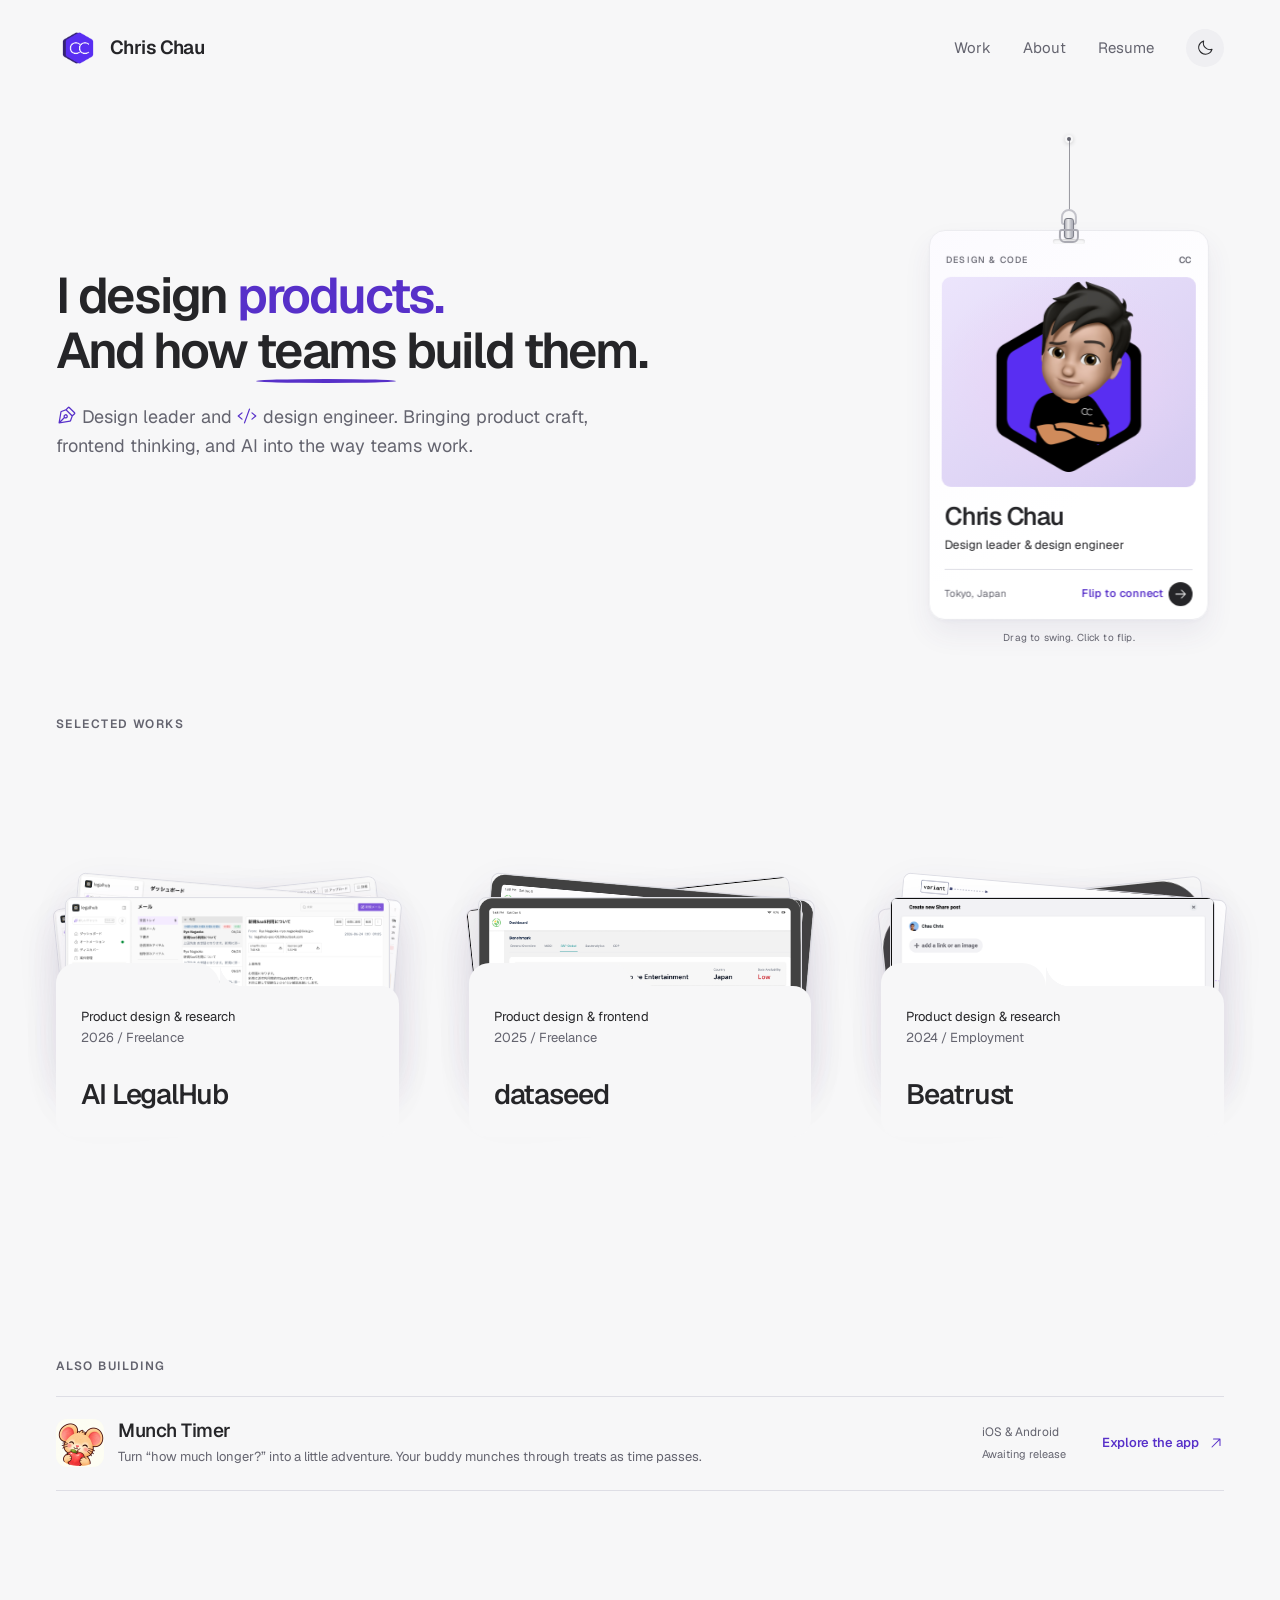
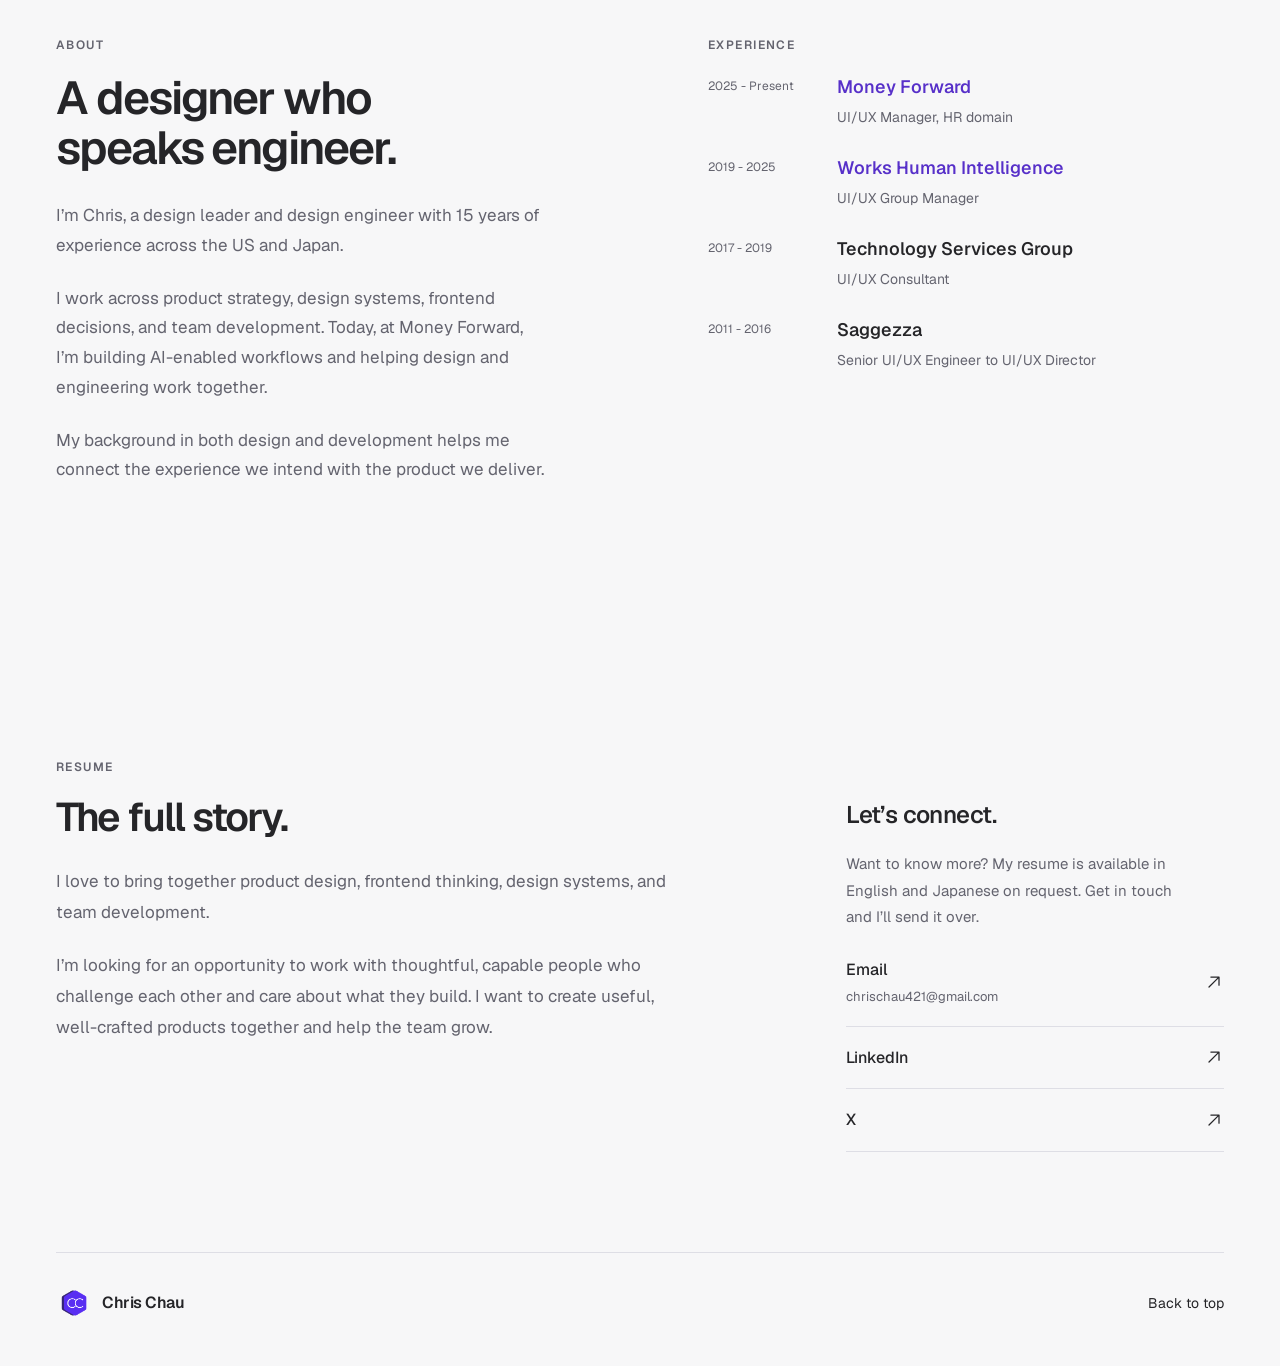
<file: index.html>
<!doctype html>
<html lang="en" data-page="home">
<head>
  <meta charset="utf-8">
  <meta name="viewport" content="width=device-width, initial-scale=1">
  <meta name="description" content="Chris Chau is a design leader and design engineer working across product design, frontend, design systems, and AI-enabled workflows.">
  <meta name="color-scheme" content="light dark">
  <meta property="og:title" content="Chris Chau | Design Leader & Design Engineer">
  <meta property="og:description" content="Product craft, frontend thinking, and the way teams build.">
  <title>Chris Chau | Design Leader & Design Engineer</title>
  <link rel="icon" href="assets/profile/chris-mark.png" type="image/png">
  <link rel="preload" href="assets/fonts/Geist-Variable.woff2" as="font" type="font/woff2" crossorigin>
  <link rel="stylesheet" href="styles.css?v=independent-apps-2">
  <script src="site.js?v=independent-apps-2" defer></script>
</head>
<body>
  <a class="skip-link" href="#main">Skip to content</a>
  <header class="site-header shell" id="top">
    <a class="brand" href="index.html" aria-label="Chris Chau home"><img src="assets/profile/chris-mark.png" width="40" height="40" alt=""><span>Chris Chau</span></a>
    <nav aria-label="Main navigation"><a href="#work">Work</a><a href="#about">About</a><a href="#resume">Resume</a><button class="theme-toggle icon-button" type="button" aria-label="Switch color theme" title="Switch color theme" hidden><span class="icon icon-sun" aria-hidden="true"></span></button></nav>
  </header>
  <main id="main">
    <section class="hero shell" aria-labelledby="hero-heading">
      <div class="hero-copy">
        <h1 id="hero-heading">I design <span class="hero-product">products.</span><br>And how <span class="hero-team">teams</span> build them.</h1>
        <p><span class="hero-role"><span class="icon icon-pen-nib" aria-hidden="true"></span>Design leader</span> and <span class="hero-role"><span class="icon icon-code" aria-hidden="true"></span>design engineer.</span> Bringing product craft, frontend thinking, and AI into the way teams work.</p>
      </div>
      <div class="badge-scene" aria-label="Interactive profile badge">
        <div class="badge-pin" aria-hidden="true"></div>
        <div class="badge-assembly">
          <div class="badge-ribbon" aria-hidden="true"></div>
          <div class="badge-clip" aria-hidden="true"></div>
          <div class="badge-tilt"><div class="badge-flipper">
            <button class="id-badge badge-front" type="button" aria-describedby="badge-hint" aria-expanded="false">
              <span class="badge-slot" aria-hidden="true"></span>
              <span class="badge-card-header"><span>DESIGN &amp; CODE</span><span>CC</span></span>
              <span class="badge-photo"><img class="hero-character" src="assets/profile/chris-character.png" width="1000" height="1000" fetchpriority="high" draggable="false" alt="Chris's illustrated character with folded arms and a CC shirt"></span>
              <span class="badge-info"><span class="badge-name">Chris Chau</span><span class="badge-role">Design leader &amp; design engineer</span><span class="badge-bottom"><span>Tokyo, Japan</span><span class="badge-connect">Flip to connect <span class="icon icon-arrow-right" aria-hidden="true"></span></span></span></span>
            </button>
            <div class="id-badge badge-back" inert aria-hidden="true">
              <span class="badge-slot" aria-hidden="true"></span>
              <div class="badge-back-heading"><img src="assets/profile/chris-mark.png" width="40" height="40" alt=""><button class="badge-return" type="button" aria-label="Flip badge back to portrait"><span class="icon icon-arrow-left" aria-hidden="true"></span></button></div>
              <p class="badge-back-title">Good things start<br>with a conversation.</p>
              <p class="badge-back-copy">Product design, frontend thinking,<br>and the way teams build.</p>
              <div class="badge-links">
                <a href="mailto:chrischau421@gmail.com">Say hello <span class="icon icon-arrow-up-right" aria-hidden="true"></span></a>
                <a href="https://www.linkedin.com/in/chrisdoesuiux/" target="_blank" rel="noopener">LinkedIn <span class="icon icon-arrow-up-right" aria-hidden="true"></span><span class="sr-only"> (opens in a new tab)</span></a>
                <a href="https://x.com/chrisdoesuiux" target="_blank" rel="noopener">X <span class="icon icon-arrow-up-right" aria-hidden="true"></span><span class="sr-only"> (opens in a new tab)</span></a>
              </div>
              <span class="badge-back-signature">Chris Chau <span>Let’s connect.</span></span>
            </div>
          </div></div>
        </div>
        <p class="badge-hint" id="badge-hint">Drag to swing. Click to flip.</p>
        <span class="sr-only" id="badge-keyboard-hint">Use left and right arrow keys to swing. Press Enter or Space to flip. Escape returns to the portrait.</span>
      </div>
    </section>
    <section class="work-section shell" id="work" aria-labelledby="work-heading">
      <h2 class="section-label" id="work-heading">Selected Works</h2>
      <div class="project-gallery">
        <article class="project-card" aria-labelledby="legalhub-card-title">
          <div class="project-folder">
            <a class="project-peek" href="legalhub.html" aria-label="View AI LegalHub case study" aria-describedby="legalhub-card-summary">
              <span class="project-screens" aria-hidden="true">
                <img class="project-screen screen-left" src="assets/projects/legalhub-documents.png" width="1440" height="1024" loading="lazy" alt="">
                <img class="project-screen screen-right" src="assets/projects/legalhub-dashboard.png" width="2880" height="2800" loading="lazy" alt="">
                <img class="project-screen screen-front" src="assets/projects/legalhub-mail.png" width="1440" height="1024" loading="lazy" alt="">
              </span>
            </a>
            <a class="project-cover" href="legalhub.html" aria-describedby="legalhub-card-summary">
              <span class="project-kind">Product design &amp; research</span>
              <span class="project-stage-label">2026 / Freelance</span>
              <h3 id="legalhub-card-title">AI LegalHub <span class="icon icon-arrow-up-right" aria-hidden="true"></span></h3>
            </a>
          </div>
          <div class="project-card-details" id="legalhub-card-details">
            <p id="legalhub-card-summary">A connected workspace for legal work.</p>
            <p class="project-role">Role <strong>UI/UX</strong></p>
            <a class="text-link" href="legalhub.html">Read case study <span class="icon icon-arrow-right" aria-hidden="true"></span></a>
          </div>
        </article>
        <article class="project-card" aria-labelledby="dataseed-card-title">
          <div class="project-folder">
            <a class="project-peek" href="dataseed.html" aria-label="View dataseed case study" aria-describedby="dataseed-card-summary">
              <span class="project-screens" aria-hidden="true">
                <img class="project-screen screen-left" src="assets/projects/dataseed-flow.png" width="864" height="400" loading="lazy" alt="">
                <img class="project-screen screen-right" src="assets/projects/dataseed-dashboard-a.png" width="1002" height="643" loading="lazy" alt="">
                <img class="project-screen screen-front" src="assets/projects/dataseed-dashboard-b.png" width="1002" height="733" loading="lazy" alt="">
              </span>
            </a>
            <a class="project-cover" href="dataseed.html" aria-describedby="dataseed-card-summary"><span class="project-kind">Product design &amp; frontend</span><span class="project-stage-label">2025 / Freelance</span><h3 id="dataseed-card-title">dataseed <span class="icon icon-arrow-up-right" aria-hidden="true"></span></h3></a>
          </div>
          <div class="project-card-details" id="dataseed-card-details"><p id="dataseed-card-summary">Clearer ESG dashboards and a more connected design-to-delivery process.</p><p class="project-role">Role <strong>UI/UX &amp; Frontend</strong></p><a class="text-link" href="dataseed.html">Read case study <span class="icon icon-arrow-right" aria-hidden="true"></span></a></div>
        </article>
        <article class="project-card" aria-labelledby="beatrust-card-title">
          <div class="project-folder">
            <a class="project-peek" href="beatrust.html" aria-label="View Beatrust case study" aria-describedby="beatrust-card-summary">
              <span class="project-screens" aria-hidden="true">
                <img class="project-screen screen-left" src="assets/projects/beatrust-mobile-feed.png" width="707" height="938" loading="lazy" alt="">
                <img class="project-screen screen-right" src="assets/projects/beatrust-design-system.png" width="964" height="880" loading="lazy" alt="">
                <img class="project-screen screen-front" src="assets/projects/beatrust-posting-after.png" width="800" height="628" loading="lazy" alt="">
              </span>
            </a>
            <a class="project-cover" href="beatrust.html" aria-describedby="beatrust-card-summary"><span class="project-kind">Product design &amp; research</span><span class="project-stage-label">2024 / Employment</span><h3 id="beatrust-card-title">Beatrust <span class="icon icon-arrow-up-right" aria-hidden="true"></span></h3></a>
          </div>
          <div class="project-card-details" id="beatrust-card-details"><p id="beatrust-card-summary">Employee collaboration, with a shared foundation for design and code.</p><p class="project-role">Role <strong>UI/UX &amp; Product design</strong></p><a class="text-link" href="beatrust.html">Read case study <span class="icon icon-arrow-right" aria-hidden="true"></span></a></div>
        </article>
      </div>
    </section>
    <section class="indie-section shell" id="apps" aria-labelledby="apps-heading">
      <h2 class="section-label" id="apps-heading">Also building</h2>
      <article class="indie-feature" aria-labelledby="munch-app-heading">
        <div class="indie-app-identity"><img src="assets/munchTimer/app-icon.png" width="48" height="48" loading="lazy" alt=""><div><h3 id="munch-app-heading">Munch Timer</h3><p>Turn “how much longer?” into a little adventure. Your buddy munches through treats as time passes.</p></div></div>
        <p class="indie-platforms">iOS &amp; Android <span>Awaiting release</span></p>
        <a class="text-link" href="munchTimer/" target="_blank" rel="noopener">Explore the app <span class="icon icon-arrow-up-right" aria-hidden="true"></span><span class="sr-only"> (opens in a new tab)</span></a>
      </article>
    </section>
    <section class="about-section shell" id="about" aria-labelledby="about-heading">
      <div class="about-copy reveal"><p class="section-label">About</p><h2 id="about-heading">A designer who<br>speaks engineer.</h2><p>I’m Chris, a design leader and design engineer with 15 years of experience across the US and Japan.</p><p>I work across product strategy, design systems, frontend decisions, and team development. Today, at Money Forward, I’m building AI-enabled workflows and helping design and engineering work together.</p><p>My background in both design and development helps me connect the experience we intend with the product we deliver.</p></div>
      <div class="experience reveal"><h3 class="section-label">Experience</h3><ol class="career-list">
        <li><span class="career-year">2025 - Present</span><div><h4><a href="https://corp.moneyforward.com/" target="_blank">Money Forward</a></h4><p>UI/UX Manager, HR domain</p></div></li>
        <li><span class="career-year">2019 - 2025</span><div><h4><a href="https://www.works-hi.co.jp/" target="_blank">Works Human Intelligence</a></h4><p>UI/UX Group Manager</p></div></li>
        <li><span class="career-year">2017 - 2019</span><div><h4>Technology Services Group</h4><p>UI/UX Consultant</p></div></li>
        <li><span class="career-year">2011 - 2016</span><div><h4>Saggezza</h4><p>Senior UI/UX Engineer to UI/UX Director</p></div></li>
      </ol></div>
    </section>
    <section class="resume-section shell reveal" id="resume" aria-labelledby="resume-heading">
      <div class="resume-letter">
        <p class="section-label">Resume</p>
        <h2 id="resume-heading">The full story.</h2>
        <div class="letter-body">
          <p>I love to bring together product design, frontend thinking, design systems, and team development.</p>
          <p>I’m looking for an opportunity to work with thoughtful, capable people who challenge each other and care about what they build. I want to create useful, well-crafted products together and help the team grow.</p>
        </div>
      </div>
      <aside class="resume-contact" aria-labelledby="contact-heading">
        <h3 id="contact-heading">Let’s connect.</h3>
        <p>Want to know more? My resume is available in English and Japanese on request. Get in touch and I’ll send it over.</p>
        <nav class="contact-methods" aria-label="Contact Chris">
          <a href="mailto:chrischau421@gmail.com?subject=Resume%20request" aria-label="Email Chris to request a resume"><span><strong>Email</strong><span class="contact-detail">chrischau421@gmail.com</span></span><span class="icon icon-arrow-up-right" aria-hidden="true"></span></a>
          <a href="https://www.linkedin.com/in/chrisdoesuiux/" target="_blank" rel="noopener">LinkedIn <span class="icon icon-arrow-up-right" aria-hidden="true"></span><span class="sr-only"> (opens in a new tab)</span></a>
          <a href="https://x.com/chrisdoesuiux" target="_blank" rel="noopener">X <span class="icon icon-arrow-up-right" aria-hidden="true"></span><span class="sr-only"> (opens in a new tab)</span></a>
        </nav>
      </aside>
    </section>
  </main>
  <footer class="site-footer shell"><a class="brand" href="index.html" aria-label="Chris Chau home"><img src="assets/profile/chris-mark.png" width="36" height="36" alt=""><span>Chris Chau</span></a><a href="#top">Back to top</a></footer>
</body>
</html>
</file>
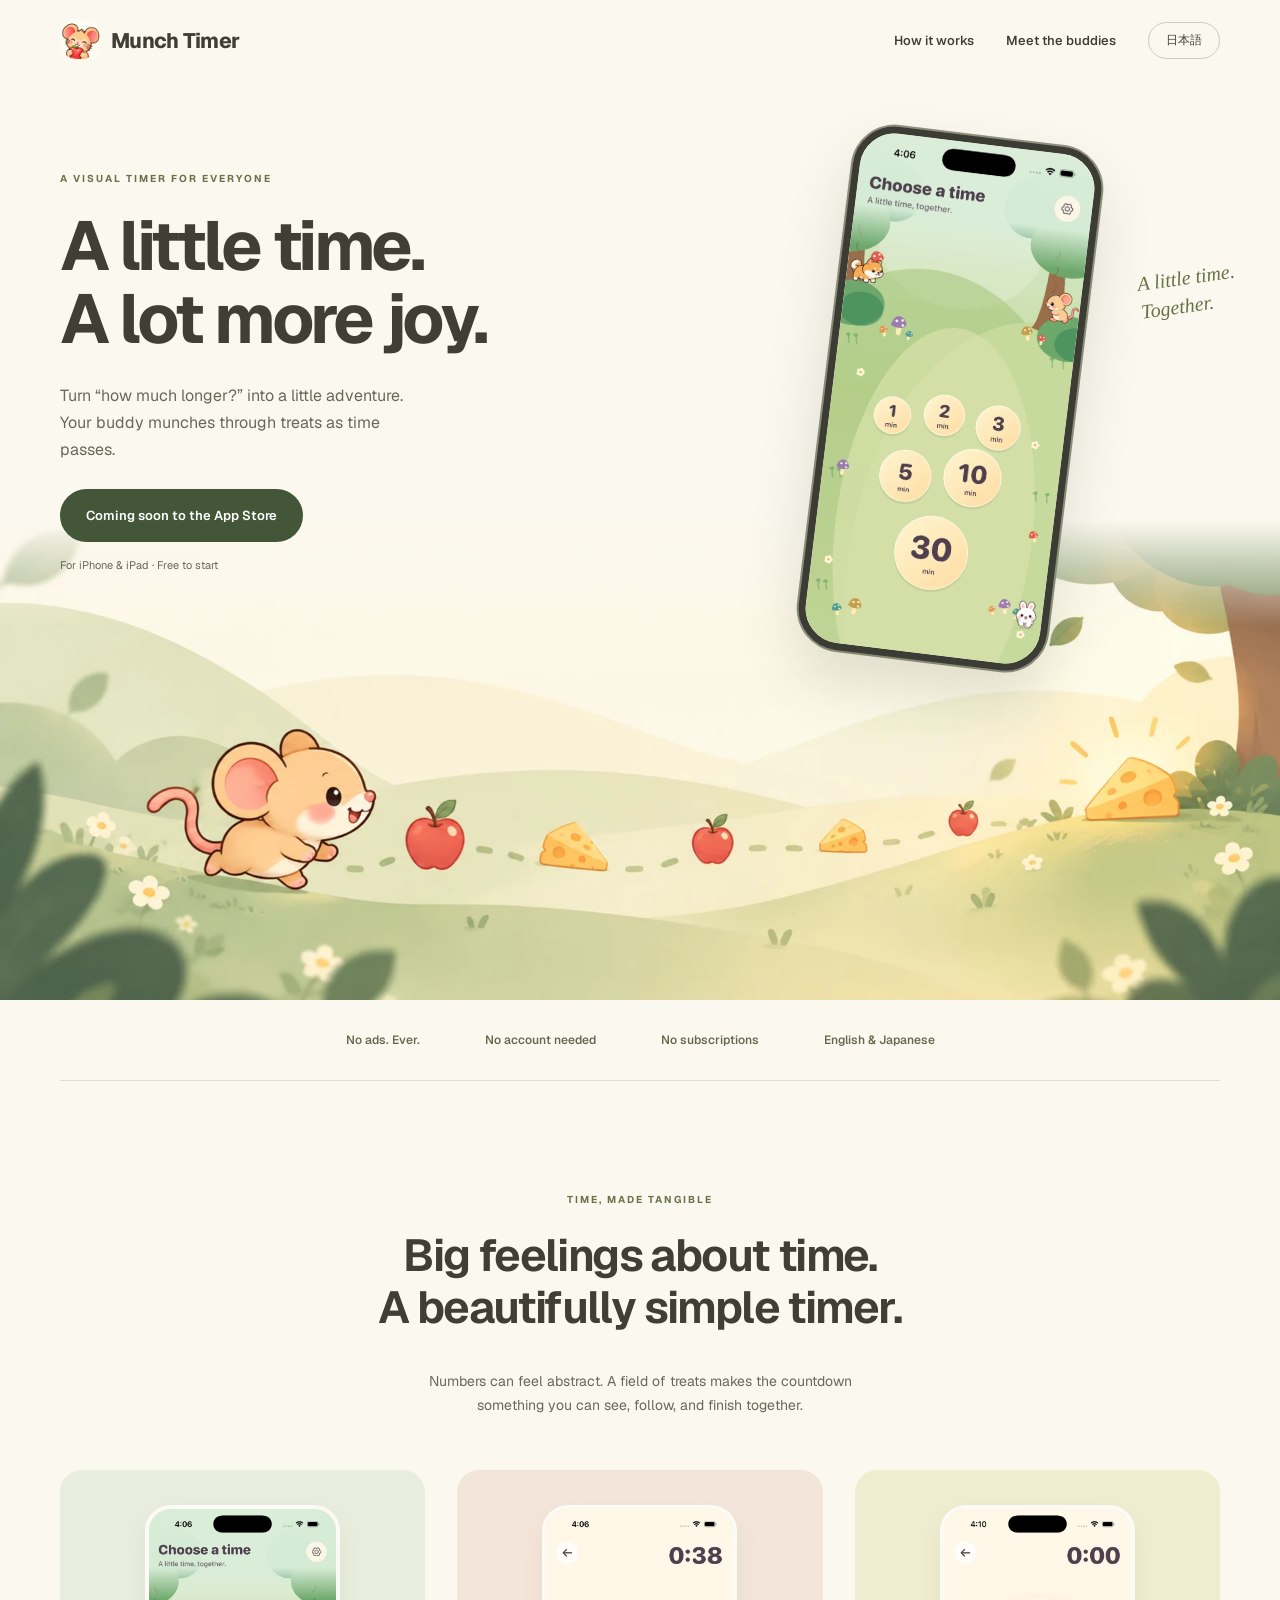
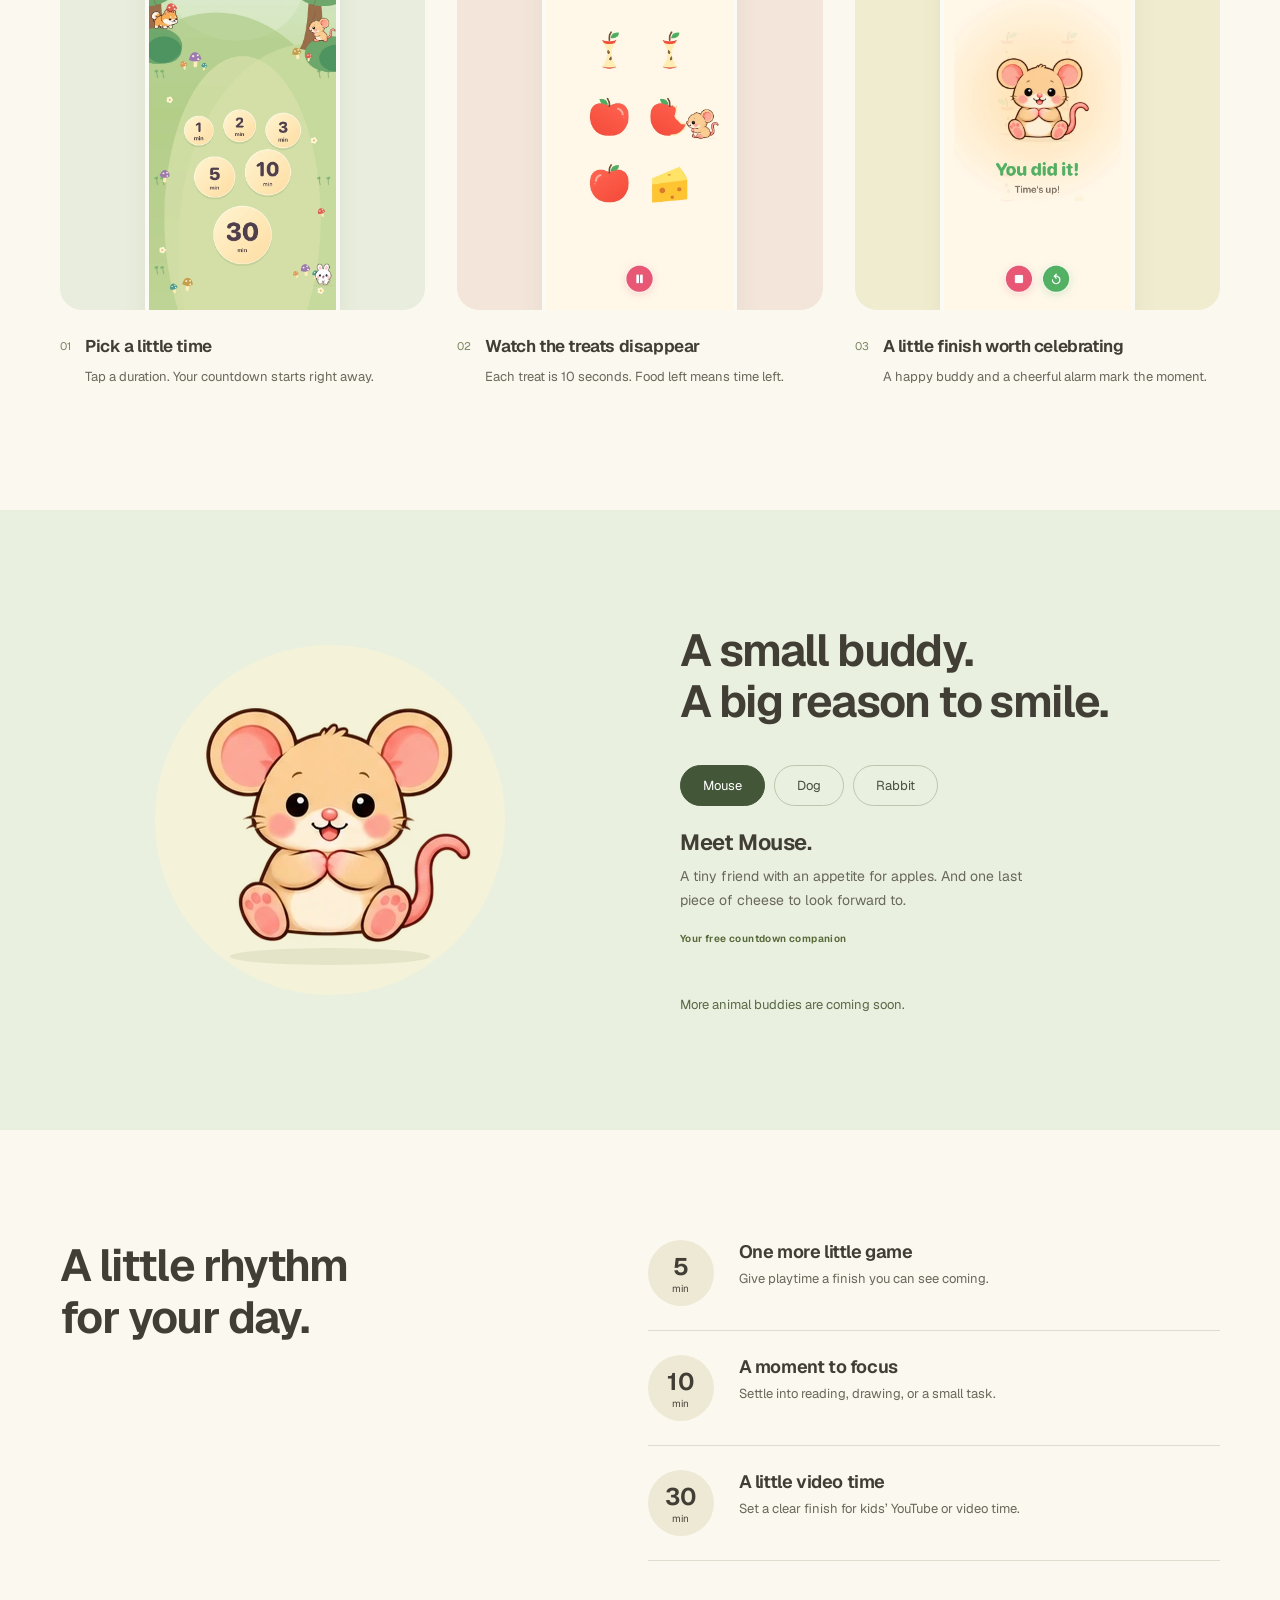
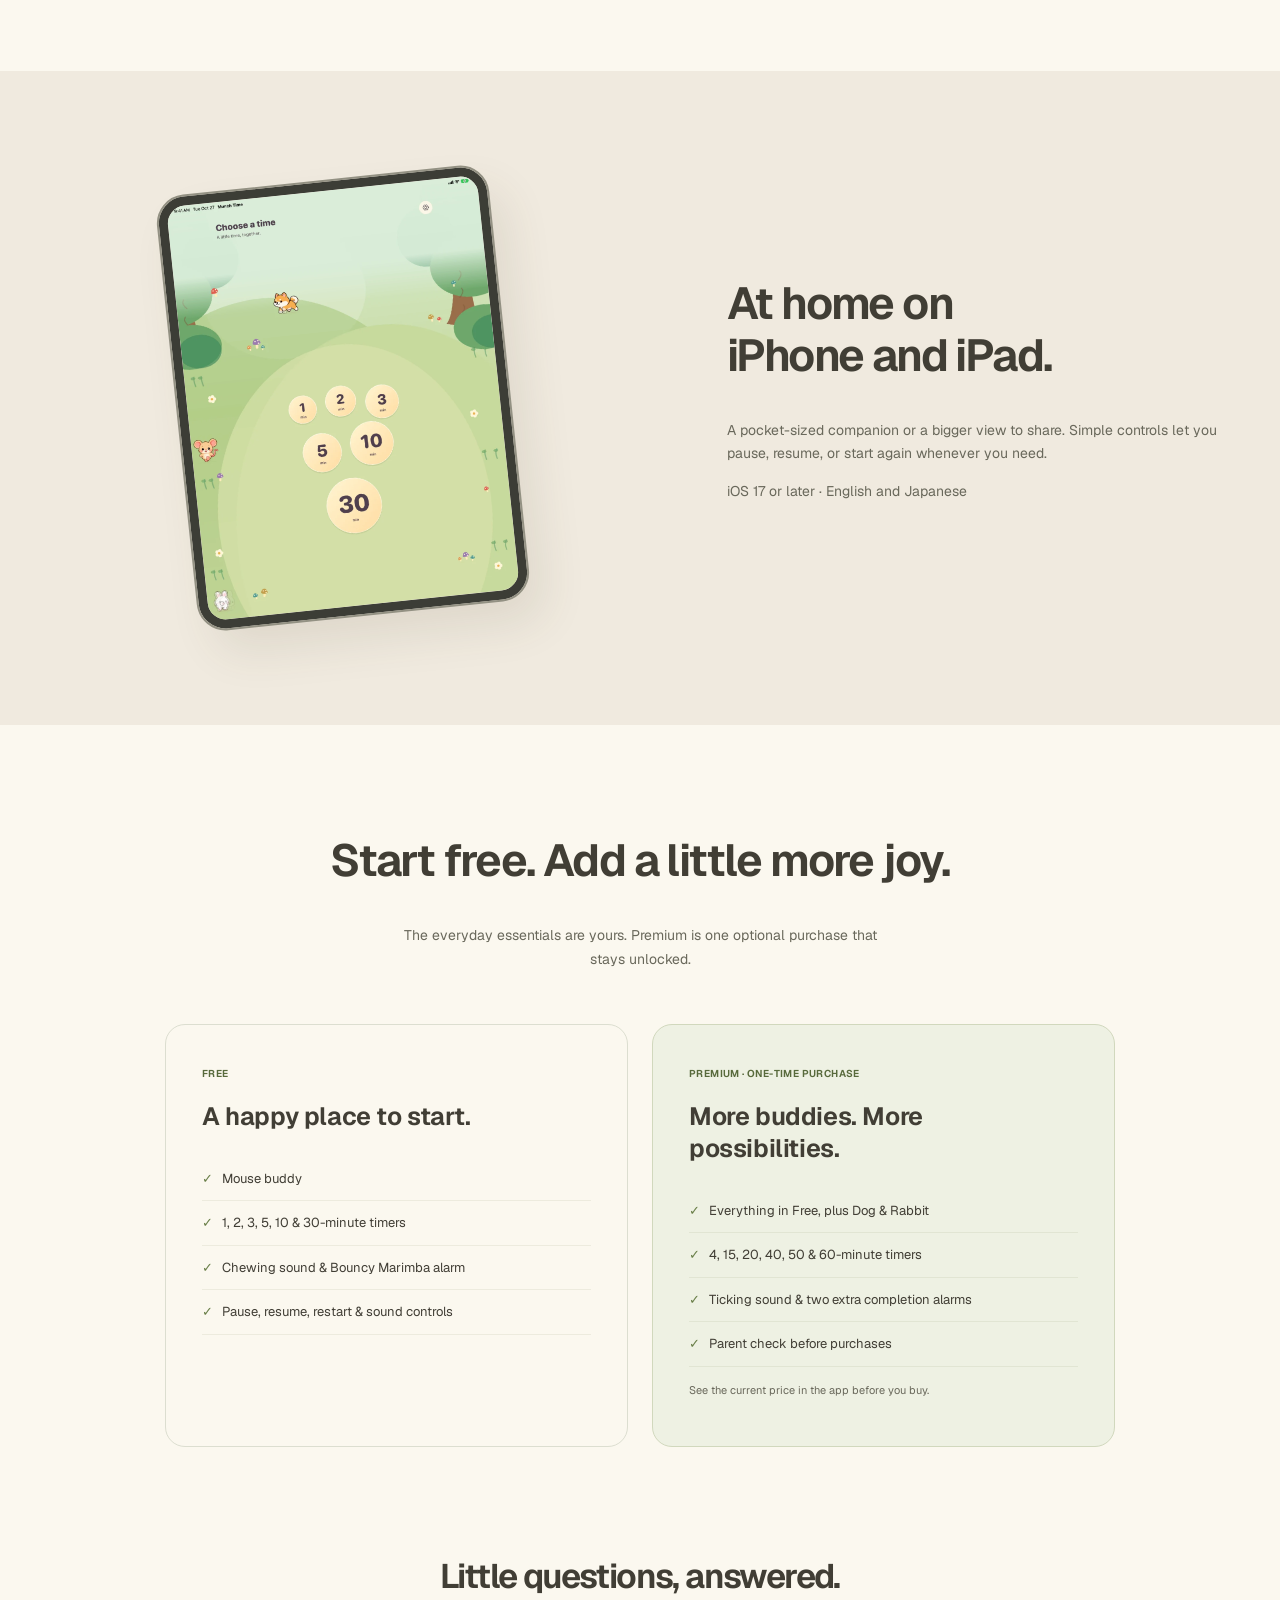
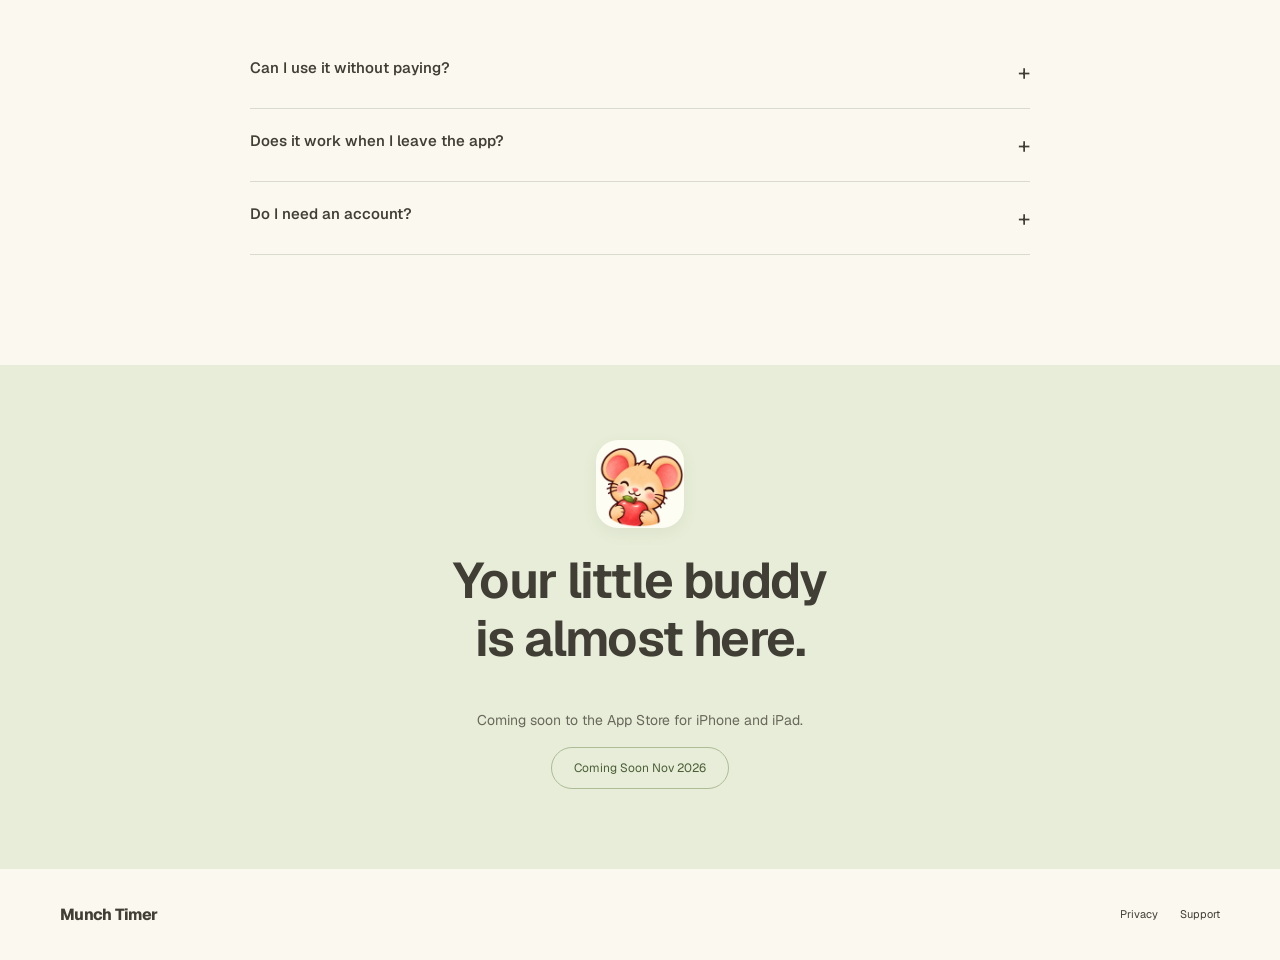
<file: munchTimer/index.html>
<!doctype html>
<html lang="en">
<head>
<meta charset="utf-8"><meta name="viewport" content="width=device-width, initial-scale=1">
<title>Munch Timer | A little time, together.</title>
<meta name="description" content="A playful visual timer for iPhone and iPad. Watch a little buddy munch through treats as time passes. No ads, accounts, or subscriptions.">
<meta name="theme-color" content="#fbf8ef"><meta property="og:title" content="Munch Timer | A little time, together."><meta property="og:description" content="Make time a little easier to see. A playful visual timer for iPhone and iPad."><meta property="og:image" content="https://chrisdoesuiux.github.io/assets/munchTimer/woodland.webp">
<link rel="icon" href="../assets/munchTimer/app-icon.png"><link rel="stylesheet" href="style.css"><script src="page.js" defer></script>
</head>
<body>
<a class="skip" href="#main">Skip to content</a>
<header class="header wrap"><a class="brand" href="#"><img src="../assets/munchTimer/app-icon.png" width="40" height="40" alt=""><span>Munch Timer</span></a><nav aria-label="Main navigation"><a href="#how" data-en="How it works" data-ja="使い方">How it works</a><a href="#buddies" data-en="Meet the buddies" data-ja="相棒たち">Meet the buddies</a><button id="language" aria-label="日本語に切り替える">日本語</button></nav></header>
<main id="main">
<section class="hero" aria-labelledby="hero-title"><div class="hero-inner wrap"><div class="hero-copy"><p class="eyebrow" data-en="A VISUAL TIMER FOR EVERYONE" data-ja="食べてわかるビジュアルタイマー">A VISUAL TIMER FOR EVERYONE</p><h1 id="hero-title" data-en="A little time.<br>A lot more joy." data-ja="時間が見える。<br>ちょっと楽しい。">A little time.<br><span>A lot more joy.</span></h1><p class="lead" data-en="Turn “how much longer?” into a little adventure. Your buddy munches through treats as time passes." data-ja="「あとどのくらい？」を、小さな冒険に。相棒がひとくちずつ食べながら、残り時間を教えてくれます。">Turn “how much longer?” into a little adventure. Your buddy munches through treats as time passes.</p><a class="button" href="#release" data-en="Coming soon to the App Store" data-ja="App Storeで近日公開">Coming soon to the App Store</a><p class="small" data-en="For iPhone & iPad · Free to start" data-ja="iPhone・iPad対応 · 無料ではじめられます">For iPhone &amp; iPad · Free to start</p></div><div class="hero-product"><div class="phone"><img data-screen="01-home" src="../assets/munchTimer/en-01-home.webp" width="603" height="1311" fetchpriority="high" alt="Munch Timer home screen with woodland scenery and minute choices"></div><div class="note" data-en="A little time.<br>Together." data-ja="小さな時間を、<br>一緒に。">A little time.<br>Together.</div></div></div><div class="hero-landscape" aria-hidden="true"></div></section>
<div class="reassurance wrap"><span data-en="No ads. Ever." data-ja="広告なし">No ads. Ever.</span><span data-en="No account needed" data-ja="アカウント不要">No account needed</span><span data-en="No subscriptions" data-ja="定期購入なし">No subscriptions</span><span data-en="English & Japanese" data-ja="日本語・英語に対応">English &amp; Japanese</span></div>
<section class="how wrap section" id="how"><div class="section-intro"><p class="eyebrow" data-en="TIME, MADE TANGIBLE" data-ja="時間を、目に見えるかたちに">TIME, MADE TANGIBLE</p><h2 data-en="Big feelings about time.<br>A beautifully simple timer." data-ja="時間って、むずかしい。<br>だから、シンプルに。">Big feelings about time.<br>A beautifully simple timer.</h2><p data-en="Numbers can feel abstract. A field of treats makes the countdown something you can see, follow, and finish together." data-ja="数字だけでは、わかりにくいことも。食べ物が少しずつ減っていくから、時間の流れを目で追えます。">Numbers can feel abstract. A field of treats makes the countdown something you can see, follow, and finish together.</p></div><div class="steps"><article><div class="screenshot mint"><img data-screen="01-home" src="../assets/munchTimer/en-01-home.webp" width="603" height="1311" loading="lazy" alt="Woodland home screen with large minute choices"></div><div class="step-copy"><span>01</span><div><h3 data-en="Pick a little time" data-ja="時間を選ぼう">Pick a little time</h3><p data-en="Tap a duration. Your countdown starts right away." data-ja="時間をタップするだけ。すぐにカウントダウンが始まります。">Tap a duration. Your countdown starts right away.</p></div></div></article><article><div class="screenshot peach"><img data-screen="03-timer-progress" src="../assets/munchTimer/en-03-timer-progress.webp" width="603" height="1311" loading="lazy" alt="Mouse eating the remaining apples during a timer"></div><div class="step-copy"><span>02</span><div><h3 data-en="Watch the treats disappear" data-ja="食べながら、カウントダウン">Watch the treats disappear</h3><p data-en="Each treat is 10 seconds. Food left means time left." data-ja="食べ物ひとつが10秒。残った食べ物が、残り時間です。">Each treat is 10 seconds. Food left means time left.</p></div></div></article><article><div class="screenshot butter"><img data-screen="05-completion" src="../assets/munchTimer/en-05-completion.webp" width="603" height="1311" loading="lazy" alt="Happy animal celebrating at the end of a timer"></div><div class="step-copy"><span>03</span><div><h3 data-en="A little finish worth celebrating" data-ja="できた！を、一緒に">A little finish worth celebrating</h3><p data-en="A happy buddy and a cheerful alarm mark the moment." data-ja="時間になったら、相棒と楽しいアラームでお祝い。">A happy buddy and a cheerful alarm mark the moment.</p></div></div></article></div></section>
<section class="buddy-section section" id="buddies"><div class="wrap buddy-grid"><div class="buddy-stage"><img id="buddy-art" src="../assets/munchTimer/mouse.webp" width="350" height="300" alt="Mouse buddy"><span class="ground" aria-hidden="true"></span></div><div class="buddy-copy"><h2 data-en="A small buddy.<br>A big reason to smile." data-ja="小さな相棒が、<br>笑顔のきっかけに。">A small buddy.<br>A big reason to smile.</h2><div class="buddy-choices" role="group" aria-label="Choose a buddy preview"><button data-buddy="mouse" aria-pressed="true" data-en="Mouse" data-ja="ねずみ">Mouse</button><button data-buddy="dog" aria-pressed="false" data-en="Dog" data-ja="いぬ">Dog</button><button data-buddy="rabbit" aria-pressed="false" data-en="Rabbit" data-ja="うさぎ">Rabbit</button></div><div class="buddy-description" aria-live="polite"><h3 id="buddy-name">Meet Mouse.</h3><p id="buddy-text">A tiny friend with an appetite for apples. And one last piece of cheese to look forward to.</p><span class="tag" id="buddy-tier">Your free countdown companion</span></div><p class="more-buddies" data-en="More animal buddies are coming soon." data-ja="新しい動物の相棒も、近日登場予定です。">More animal buddies are coming soon.</p></div></div></section>
<section class="everyday section wrap"><div><h2 data-en="A little rhythm<br>for your day." data-ja="毎日に、<br>心地よいリズムを。">A little rhythm<br>for your day.</h2></div><div class="routine-list"><article><span class="duration">5 <small>min</small></span><div><h3 data-en="One more little game" data-ja="もう少しだけ、遊ぼう">One more little game</h3><p data-en="Give playtime a finish you can see coming." data-ja="遊びの終わりを、目で見てわかりやすく。">Give playtime a finish you can see coming.</p></div></article><article><span class="duration">10 <small>min</small></span><div><h3 data-en="A moment to focus" data-ja="ちょっと、集中する時間">A moment to focus</h3><p data-en="Settle into reading, drawing, or a small task." data-ja="読書やお絵かき、小さな課題のおともに。">Settle into reading, drawing, or a small task.</p></div></article><article><span class="duration">30 <small>min</small></span><div><h3 data-en="A little video time" data-ja="動画を楽しむ時間に">A little video time</h3><p data-en="Set a clear finish for kids’ YouTube or video time." data-ja="YouTubeや動画を楽しむ時間に、わかりやすい区切りを。">Set a clear finish for kids’ YouTube or video time.</p></div></article></div></section>
<section class="ipad-section section"><div class="wrap ipad-grid"><div class="tablet"><img data-ipad src="../assets/munchTimer/en-ipad.webp" width="1032" height="1376" loading="lazy" alt="Munch Timer woodland picker on iPad"></div><div><h2 data-en="At home on<br>iPhone and iPad." data-ja="iPhoneでも、<br>iPadでも。">At home on<br>iPhone and iPad.</h2><p data-en="A pocket-sized companion or a bigger view to share. Simple controls let you pause, resume, or start again whenever you need." data-ja="手のひらで使っても、大きな画面で一緒に見ても。一時停止、再開、やり直しもシンプルです。">A pocket-sized companion or a bigger view to share. Simple controls let you pause, resume, or start again whenever you need.</p><p class="small" data-en="iOS 17 or later · English and Japanese" data-ja="iOS 17以降 · 日本語・英語に対応">iOS 17 or later · English and Japanese</p></div></div></section>
<section class="section wrap plans" id="included"><div class="section-intro"><h2 data-en="Start free. Add a little more joy." data-ja="無料ではじめて、楽しさをプラス。">Start free. Add a little more joy.</h2><p data-en="The everyday essentials are yours. Premium is one optional purchase that stays unlocked." data-ja="基本の機能は無料。プレミアムは、一度の購入でずっと使えます。">The everyday essentials are yours. Premium is one optional purchase that stays unlocked.</p></div><div class="plan-grid"><article class="plan"><span class="tag" data-en="FREE" data-ja="無料">FREE</span><h3 data-en="A happy place to start." data-ja="まずは、ここから。">A happy place to start.</h3><ul><li data-en="Mouse buddy" data-ja="ねずみの相棒">Mouse buddy</li><li data-en="1, 2, 3, 5, 10 & 30-minute timers" data-ja="1・2・3・5・10・30分のタイマー">1, 2, 3, 5, 10 &amp; 30-minute timers</li><li data-en="Chewing sound & Bouncy Marimba alarm" data-ja="もぐもぐ音・はずむマリンバの終了音">Chewing sound &amp; Bouncy Marimba alarm</li><li data-en="Pause, resume, restart & sound controls" data-ja="一時停止・再開・やり直し・音の設定">Pause, resume, restart &amp; sound controls</li></ul></article><article class="plan premium"><span class="tag" data-en="PREMIUM · ONE-TIME PURCHASE" data-ja="プレミアム · 買い切り">PREMIUM · ONE-TIME PURCHASE</span><h3 data-en="More buddies. More possibilities." data-ja="相棒も、選べる時間も。">More buddies. More possibilities.</h3><ul><li data-en="Everything in Free, plus Dog & Rabbit" data-ja="無料の全機能に、いぬ・うさぎを追加">Everything in Free, plus Dog &amp; Rabbit</li><li data-en="4, 15, 20, 40, 50 & 60-minute timers" data-ja="4・15・20・40・50・60分を追加">4, 15, 20, 40, 50 &amp; 60-minute timers</li><li data-en="Ticking sound & two extra completion alarms" data-ja="チクタク音・2種類の終了音を追加">Ticking sound &amp; two extra completion alarms</li><li data-en="Parent check before purchases" data-ja="購入前に保護者向けの確認">Parent check before purchases</li></ul><p class="small" data-en="See the current price in the app before you buy." data-ja="購入前にアプリ内で現在の価格をご確認いただけます。">See the current price in the app before you buy.</p></article></div></section>
<section class="faq section wrap"><h2 data-en="Little questions, answered." data-ja="よくある質問">Little questions, answered.</h2><details><summary data-en="Can I use it without paying?" data-ja="無料で使えますか？">Can I use it without paying?</summary><p data-en="Yes. Mouse, six timer durations, chewing sounds, and the Bouncy Marimba alarm are free. There are no ads or subscriptions. Premium is optional." data-ja="はい。ねずみ、6種類の時間設定、もぐもぐ音、はずむマリンバの終了音を無料で使えます。広告も定期購入もありません。プレミアムの購入は任意です。">Yes. Mouse, six timer durations, chewing sounds, and the Bouncy Marimba alarm are free. There are no ads or subscriptions. Premium is optional.</p></details><details><summary data-en="Does it work when I leave the app?" data-ja="アプリを閉じても使えますか？">Does it work when I leave the app?</summary><p data-en="The countdown keeps track of elapsed time. Allow notifications to receive a completion alert while the app is in the background. Alerts and sounds depend on your device’s notification settings." data-ja="アプリを離れても経過時間を記録します。通知を許可すると、バックグラウンドでも終了をお知らせします。通知や音は端末の通知設定によって異なります。">The countdown keeps track of elapsed time. Allow notifications to receive a completion alert while the app is in the background. Alerts and sounds depend on your device’s notification settings.</p></details><details><summary data-en="Do I need an account?" data-ja="アカウントは必要ですか？">Do I need an account?</summary><p data-en="No sign-up, no login. Just open the app and choose a time. See the privacy policy below for more details." data-ja="登録もログインも必要ありません。アプリを開いて時間を選ぶだけ。詳しくは下のプライバシーポリシーをご覧ください。">No sign-up, no login. Just open the app and choose a time. See the privacy policy below for more details.</p></details></section>
<section class="release section" id="release"><div class="wrap"><img src="../assets/munchTimer/app-icon.png" width="88" height="88" alt="Munch Timer app icon"><h2 data-en="Your little buddy<br>is almost here." data-ja="小さな相棒に、<br>もうすぐ会えます。">Your little buddy<br>is almost here.</h2><p data-en="Coming soon to the App Store for iPhone and iPad." data-ja="iPhone・iPad向けに、App Storeで近日公開。">Coming soon to the App Store for iPhone and iPad.</p><span class="release-label" data-en="Coming Soon Nov 2026" data-ja="2026年11月 公開予定">Coming Soon Nov 2026</span></div></section>
</main><footer class="wrap footer"><a class="brand" href="#">Munch Timer</a><nav aria-label="Footer"><a href="../privacy-policy.html" data-en="Privacy" data-ja="プライバシー">Privacy</a><a href="https://forms.gle/xtNyufLTJk4BMC6y8" data-en="Support" data-ja="サポート">Support</a></nav></footer>
</body></html>
</file>
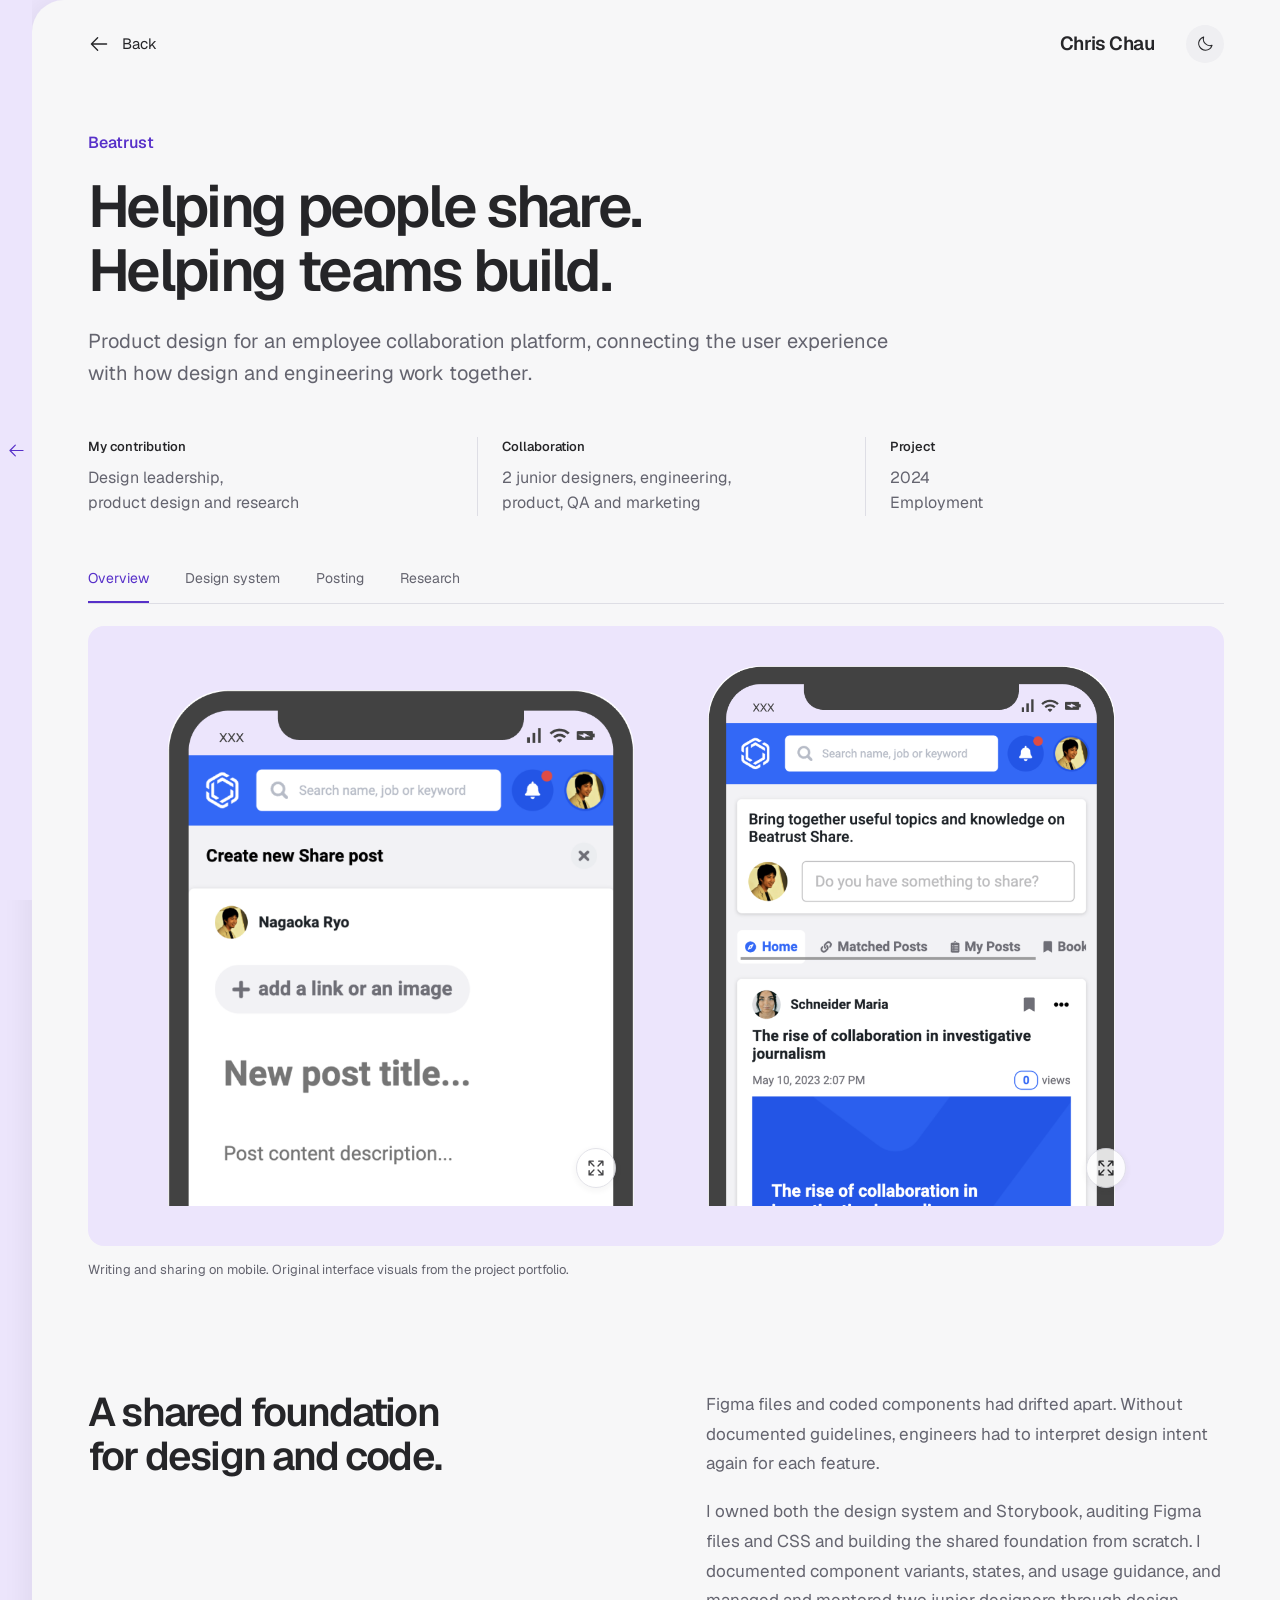
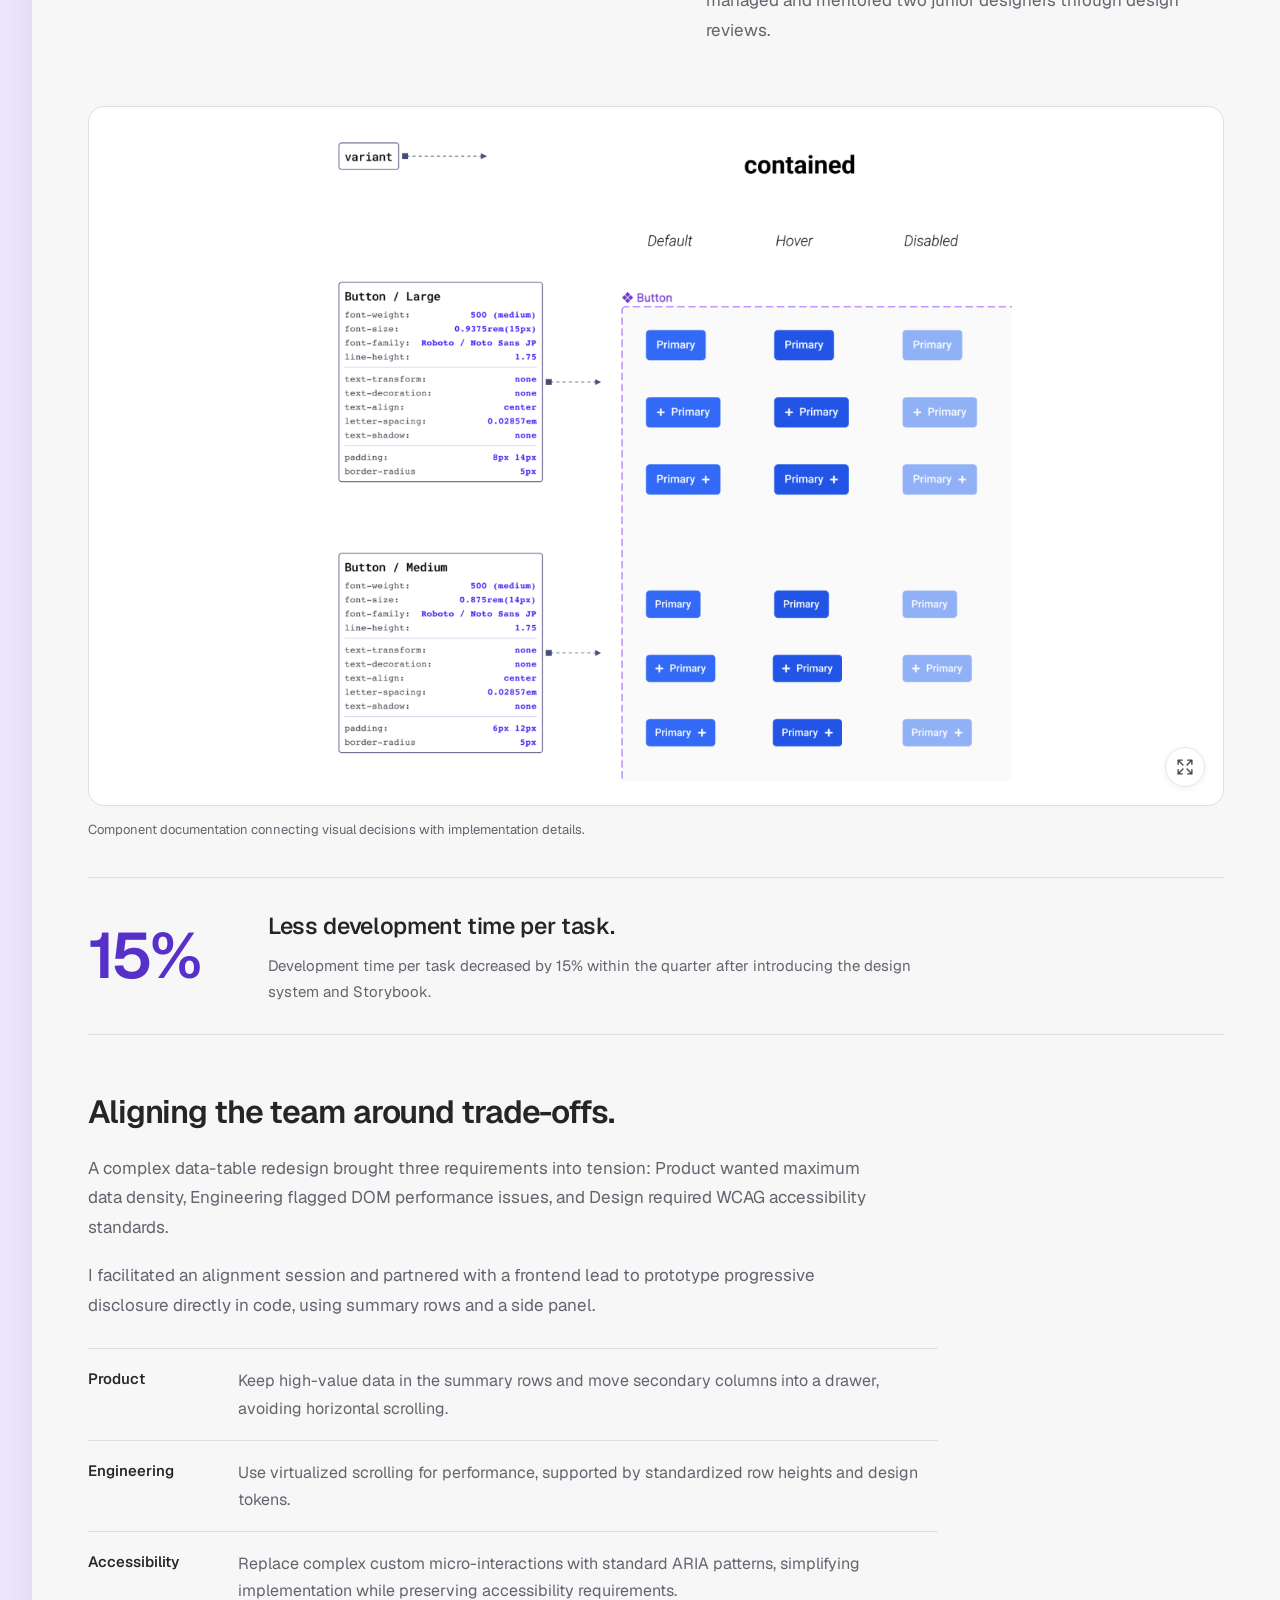
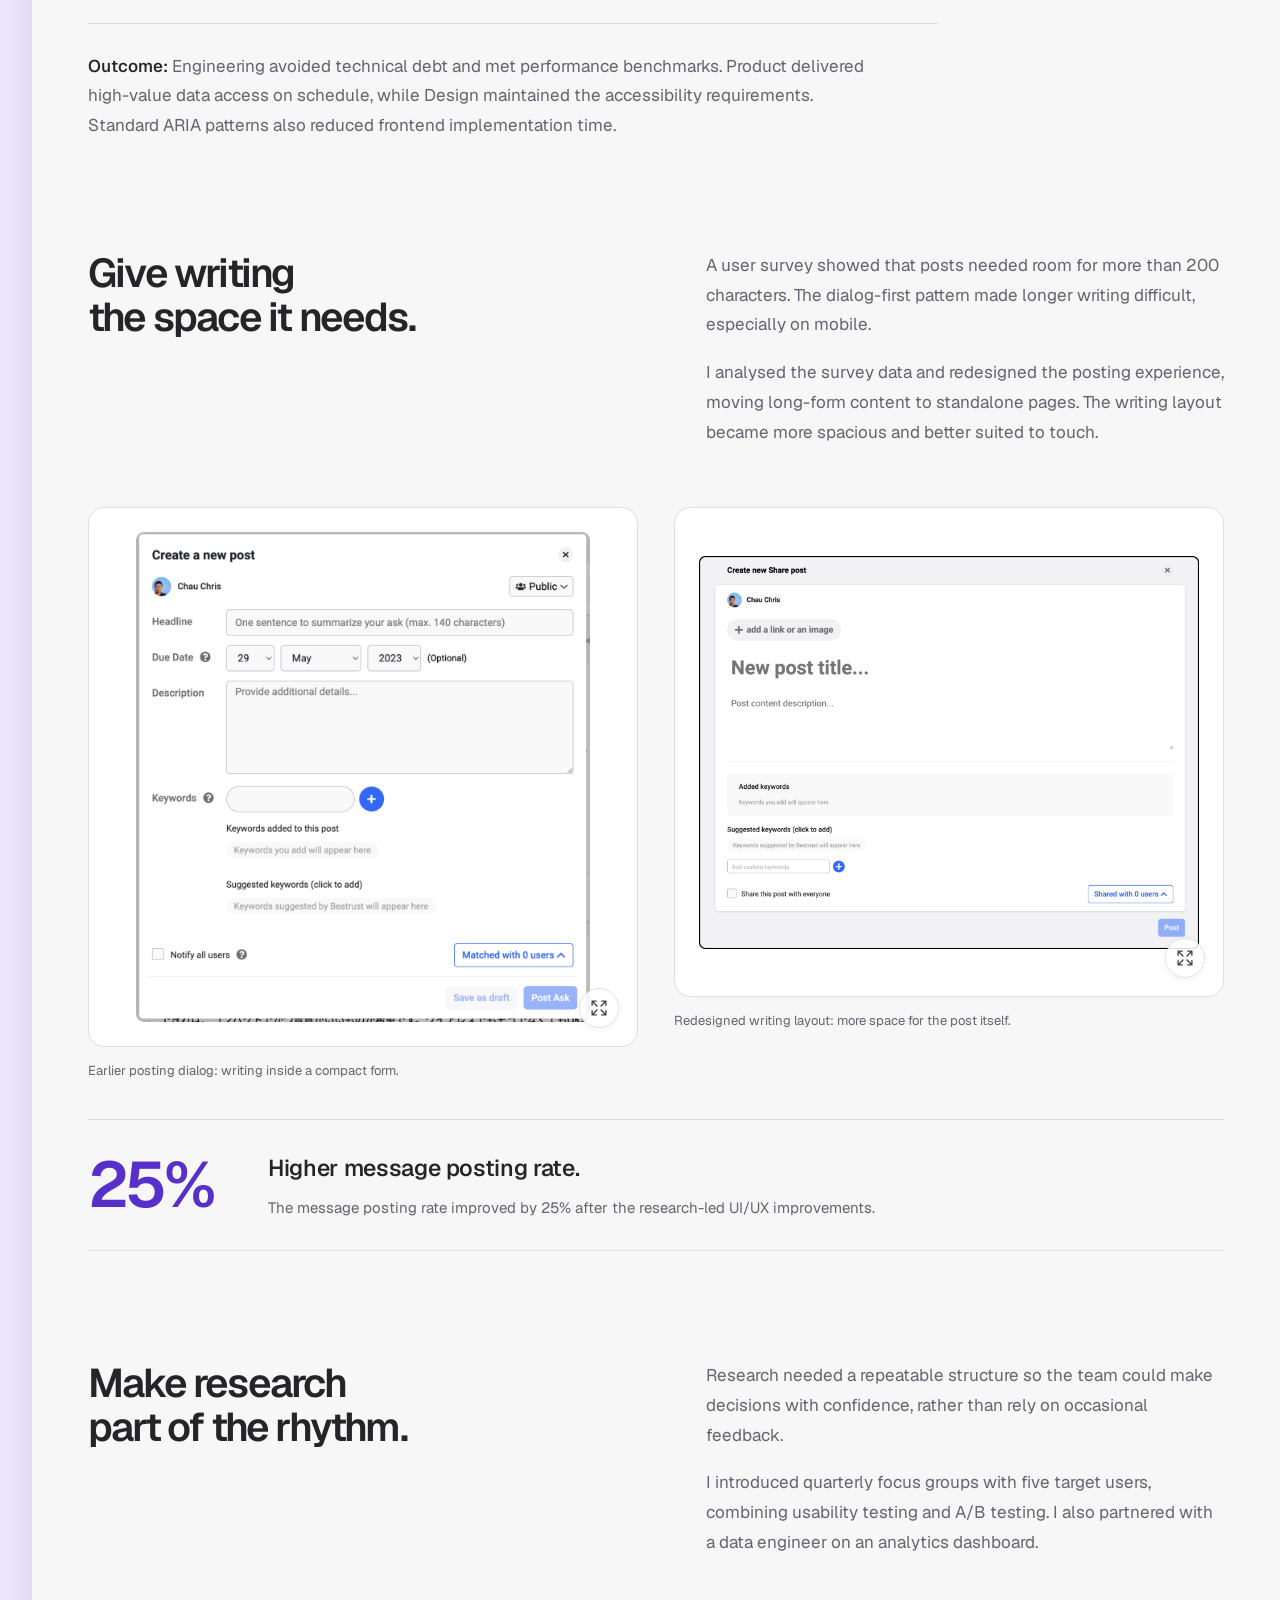
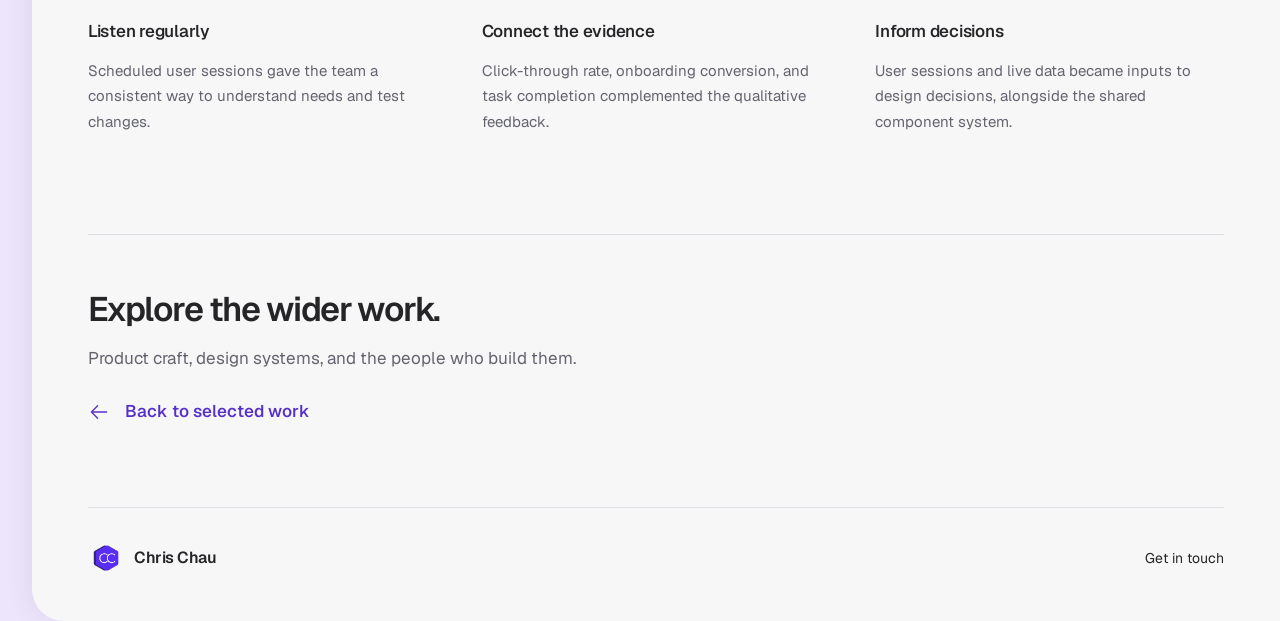
<file: beatrust.html>
<!doctype html>
<html lang="en" data-page="case">
<head>
  <meta charset="utf-8"><meta name="viewport" content="width=device-width, initial-scale=1">
  <meta name="description" content="Chris Chau's Beatrust product-design case study: a shared design system, a research-led posting redesign, and collaboration across design and engineering.">
  <meta name="color-scheme" content="light dark"><title>Beatrust | Chris Chau</title>
  <link rel="icon" href="assets/profile/chris-mark.png" type="image/png"><link rel="preload" href="assets/fonts/Geist-Variable.woff2" as="font" type="font/woff2" crossorigin><link rel="stylesheet" href="styles.css?v=case-surface-2"><script src="site.js?v=projects-3" defer></script>
</head>
<body>
  <a class="skip-link" href="#main">Skip to content</a>
  <a class="back-rail" href="index.html#work" aria-label="Back to selected work"><span class="icon icon-arrow-left rail-arrow" aria-hidden="true"></span><span class="icon icon-x rail-close" aria-hidden="true"></span></a>
  <div class="case-surface">
  <header class="case-header shell"><a class="back-link" href="index.html#work"><span class="icon icon-arrow-left" aria-hidden="true"></span>Back</a><div class="header-right"><a class="brand" href="index.html">Chris Chau</a><button class="theme-toggle icon-button" type="button" aria-label="Switch color theme" hidden><span class="icon icon-sun" aria-hidden="true"></span></button></div></header>
  <main id="main">
    <section class="case-hero shell" id="overview" aria-labelledby="case-heading">
      <p class="case-name">Beatrust</p><h1 id="case-heading">Helping people share.<br>Helping teams build.</h1>
      <p class="case-summary">Product design for an employee collaboration platform, connecting the user experience with how design and engineering work together.</p>
      <dl class="case-facts"><div><dt>My contribution</dt><dd>Design leadership,<br> product design and research</dd></div><div><dt>Collaboration</dt><dd>2 junior designers, engineering,<br> product, QA and marketing</dd></div><div><dt>Project</dt><dd>2024<br> Employment</dd></div></dl>
    </section>
    <nav class="chapter-nav shell" aria-label="Case study sections"><a href="#overview" aria-current="location">Overview</a><a href="#design-system">Design system</a><a href="#posting">Posting</a><a href="#research">Research</a></nav>
    <div class="shell"><div class="case-product-pair">
      <figure><button class="image-expander" type="button" data-image="assets/projects/beatrust-mobile-compose.png" data-caption="Beatrust mobile writing layout" aria-label="Expand the Beatrust mobile writing layout"><img src="assets/projects/beatrust-mobile-compose.png" width="707" height="783" fetchpriority="high" alt="Beatrust mobile design with a dedicated writing area, post title, and content"><span class="expand-affordance"><span class="icon icon-arrows-out" aria-hidden="true"></span></span></button></figure>
      <figure><button class="image-expander" type="button" data-image="assets/projects/beatrust-mobile-feed.png" data-caption="Beatrust mobile knowledge-sharing feed" aria-label="Expand the Beatrust mobile feed"><img src="assets/projects/beatrust-mobile-feed.png" width="707" height="938" alt="Beatrust mobile feed with a writing prompt, post filters, and shared knowledge"><span class="expand-affordance"><span class="icon icon-arrows-out" aria-hidden="true"></span></span></button></figure>
    </div><p class="media-caption">Writing and sharing on mobile. Original interface visuals from the project portfolio.</p></div>
    <section class="case-section shell reveal" id="design-system" aria-labelledby="system-heading">
      <div class="case-editorial"><h2 id="system-heading">A shared foundation<br>for design and code.</h2><div><p>Figma files and coded components had drifted apart. Without documented guidelines, engineers had to interpret design intent again for each feature.</p><p>I owned both the design system and Storybook, auditing Figma files and CSS and building the shared foundation from scratch. I documented component variants, states, and usage guidance, and managed and mentored two junior designers through design reviews.</p></div></div>
      <figure class="screen-figure system-figure"><button class="image-expander" type="button" data-image="assets/projects/beatrust-design-system.png" data-caption="Beatrust button specifications and component states" aria-label="Expand the Beatrust design-system specifications"><img src="assets/projects/beatrust-design-system.png" width="964" height="880" loading="lazy" alt="Button specifications showing typography, padding, sizes, icon options, and default, hover, and disabled states"><span class="expand-affordance"><span class="icon icon-arrows-out" aria-hidden="true"></span></span></button><figcaption>Component documentation connecting visual decisions with implementation details.</figcaption></figure>
      <aside class="case-result" aria-label="Design-system outcome"><p class="case-result-value">15%</p><div><h3>Less development time per task.</h3><p>Development time per task decreased by 15% within the quarter after introducing the design system and Storybook.</p></div></aside>
      <article class="alignment-story" id="alignment" aria-labelledby="alignment-heading">
        <h3 id="alignment-heading">Aligning the team around trade-offs.</h3>
        <p>A complex data-table redesign brought three requirements into tension: Product wanted maximum data density, Engineering flagged DOM performance issues, and Design required WCAG accessibility standards.</p>
        <p>I facilitated an alignment session and partnered with a frontend lead to prototype progressive disclosure directly in code, using summary rows and a side panel.</p>
        <dl class="alignment-decisions">
          <div><dt>Product</dt><dd>Keep high-value data in the summary rows and move secondary columns into a drawer, avoiding horizontal scrolling.</dd></div>
          <div><dt>Engineering</dt><dd>Use virtualized scrolling for performance, supported by standardized row heights and design tokens.</dd></div>
          <div><dt>Accessibility</dt><dd>Replace complex custom micro-interactions with standard ARIA patterns, simplifying implementation while preserving accessibility requirements.</dd></div>
        </dl>
        <p class="alignment-impact"><strong>Outcome:</strong> Engineering avoided technical debt and met performance benchmarks. Product delivered high-value data access on schedule, while Design maintained the accessibility requirements. Standard ARIA patterns also reduced frontend implementation time.</p>
      </article>
    </section>
    <section class="case-section shell reveal" id="posting" aria-labelledby="posting-heading">
      <div class="case-editorial"><h2 id="posting-heading">Give writing<br>the space it needs.</h2><div><p>A user survey showed that posts needed room for more than 200 characters. The dialog-first pattern made longer writing difficult, especially on mobile.</p><p>I analysed the survey data and redesigned the posting experience, moving long-form content to standalone pages. The writing layout became more spacious and better suited to touch.</p></div></div>
      <div class="case-comparison">
        <figure class="screen-figure"><button class="image-expander" type="button" data-image="assets/projects/beatrust-posting-before.png" data-caption="Beatrust earlier posting dialog" aria-label="Expand the earlier Beatrust posting dialog"><img src="assets/projects/beatrust-posting-before.png" width="564" height="610" loading="lazy" alt="Earlier Beatrust posting dialog with multiple form fields and a compact description area"><span class="expand-affordance"><span class="icon icon-arrows-out" aria-hidden="true"></span></span></button><figcaption>Earlier posting dialog: writing inside a compact form.</figcaption></figure>
        <figure class="screen-figure"><button class="image-expander" type="button" data-image="assets/projects/beatrust-posting-after.png" data-caption="Beatrust redesigned writing layout" aria-label="Expand the redesigned Beatrust writing layout"><img src="assets/projects/beatrust-posting-after.png" width="800" height="628" loading="lazy" alt="Redesigned Beatrust writing layout with a prominent title, open content area, and supporting controls below"><span class="expand-affordance"><span class="icon icon-arrows-out" aria-hidden="true"></span></span></button><figcaption>Redesigned writing layout: more space for the post itself.</figcaption></figure>
      </div>
      <aside class="case-result" aria-label="Posting redesign outcome"><p class="case-result-value">25%</p><div><h3>Higher message posting rate.</h3><p>The message posting rate improved by 25% after the research-led UI/UX improvements.</p></div></aside>
    </section>
    <section class="case-section shell reveal" id="research" aria-labelledby="research-heading">
      <div class="case-editorial"><h2 id="research-heading">Make research<br>part of the rhythm.</h2><div><p>Research needed a repeatable structure so the team could make decisions with confidence, rather than rely on occasional feedback.</p><p>I introduced quarterly focus groups with five target users, combining usability testing and A/B testing. I also partnered with a data engineer on an analytics dashboard.</p></div></div>
      <div class="process-notes"><div><h3>Listen regularly</h3><p>Scheduled user sessions gave the team a consistent way to understand needs and test changes.</p></div><div><h3>Connect the evidence</h3><p>Click-through rate, onboarding conversion, and task completion complemented the qualitative feedback.</p></div><div><h3>Inform decisions</h3><p>User sessions and live data became inputs to design decisions, alongside the shared component system.</p></div></div>
    </section>
    <section class="case-end shell"><h2>Explore the wider work.</h2><p>Product craft, design systems, and the people who build them.</p><a class="text-link" href="index.html#work"><span class="icon icon-arrow-left" aria-hidden="true"></span>Back to selected work</a></section>
  </main>
  <footer class="site-footer shell"><a class="brand" href="index.html"><img src="assets/profile/chris-mark.png" width="36" height="36" alt=""><span>Chris Chau</span></a><a href="index.html#resume">Get in touch</a></footer>
  </div>
  <dialog class="image-dialog" aria-labelledby="dialog-caption"><div class="dialog-toolbar"><p id="dialog-caption"></p><button class="dialog-close icon-button" type="button" aria-label="Close expanded image"><span class="icon icon-x" aria-hidden="true"></span></button></div><div class="dialog-image-scroll"><img id="dialog-image" alt=""></div></dialog>
</body>
</html>
</file>
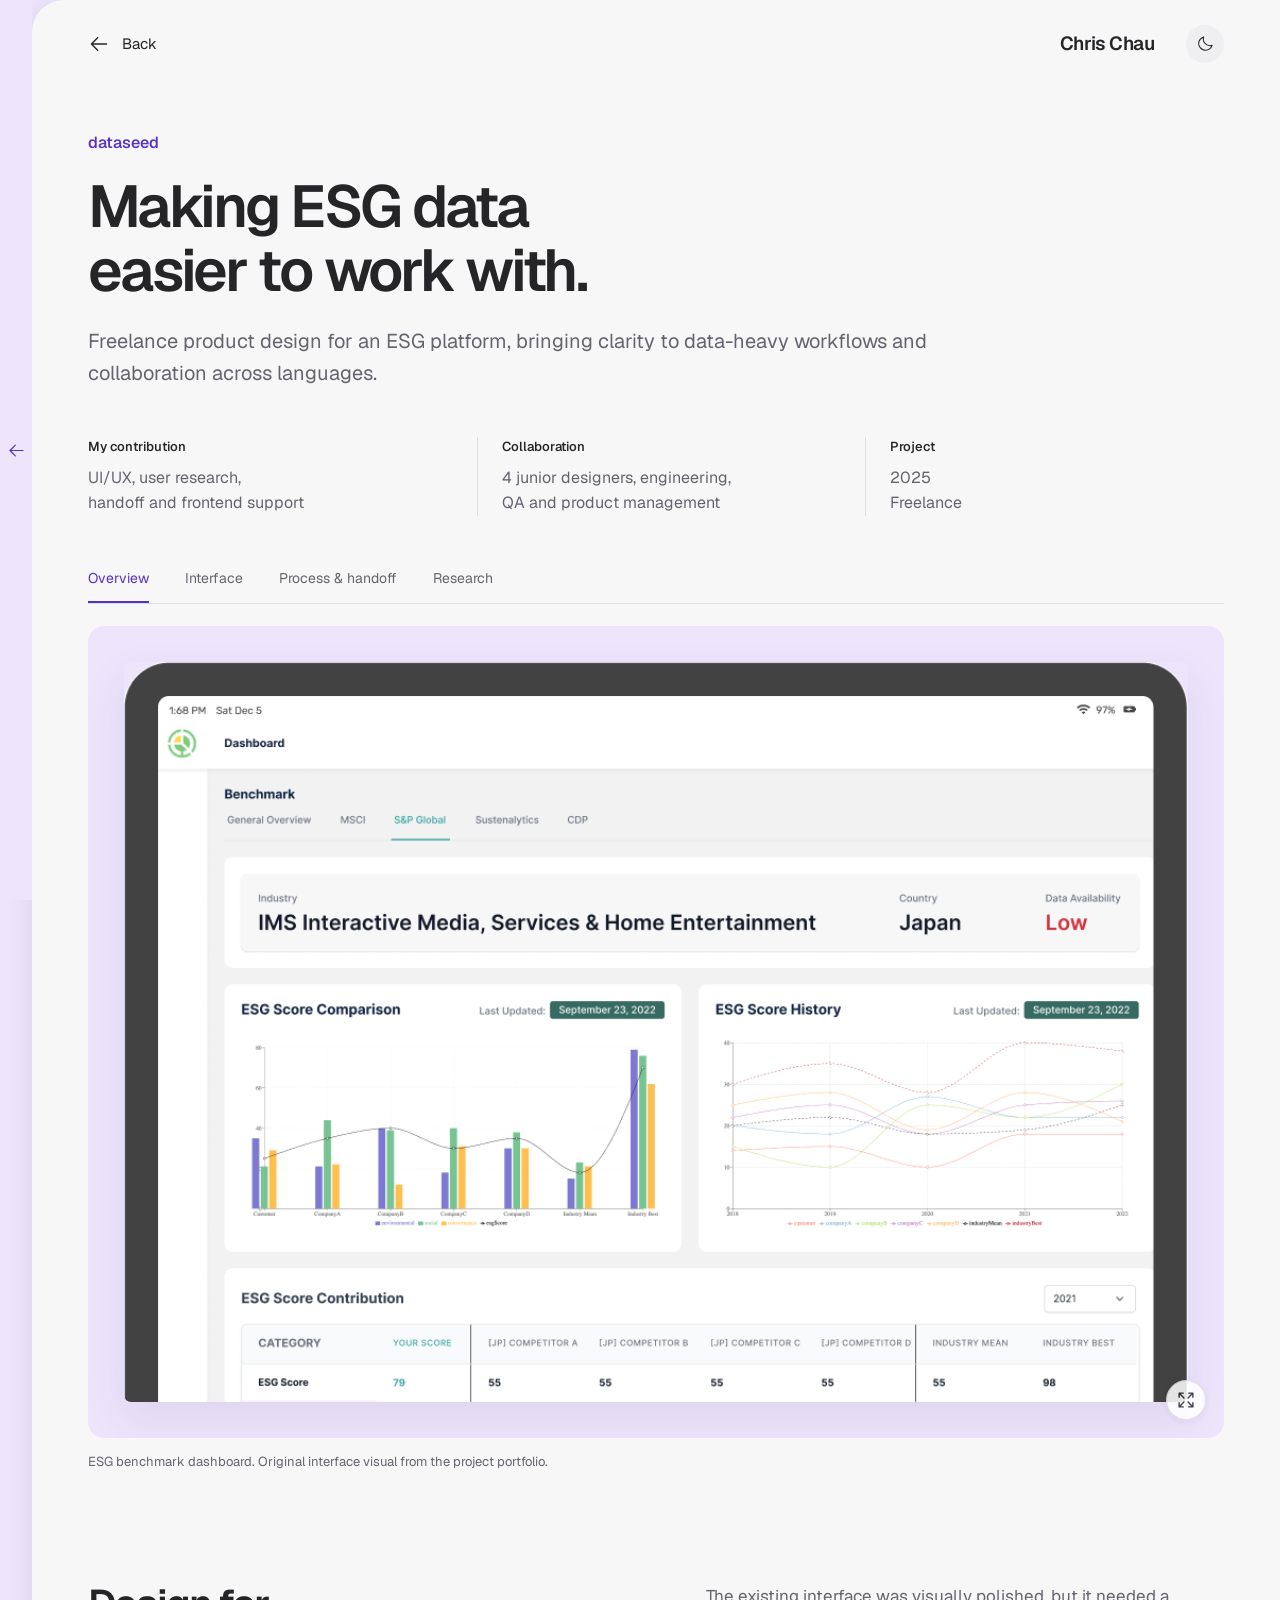
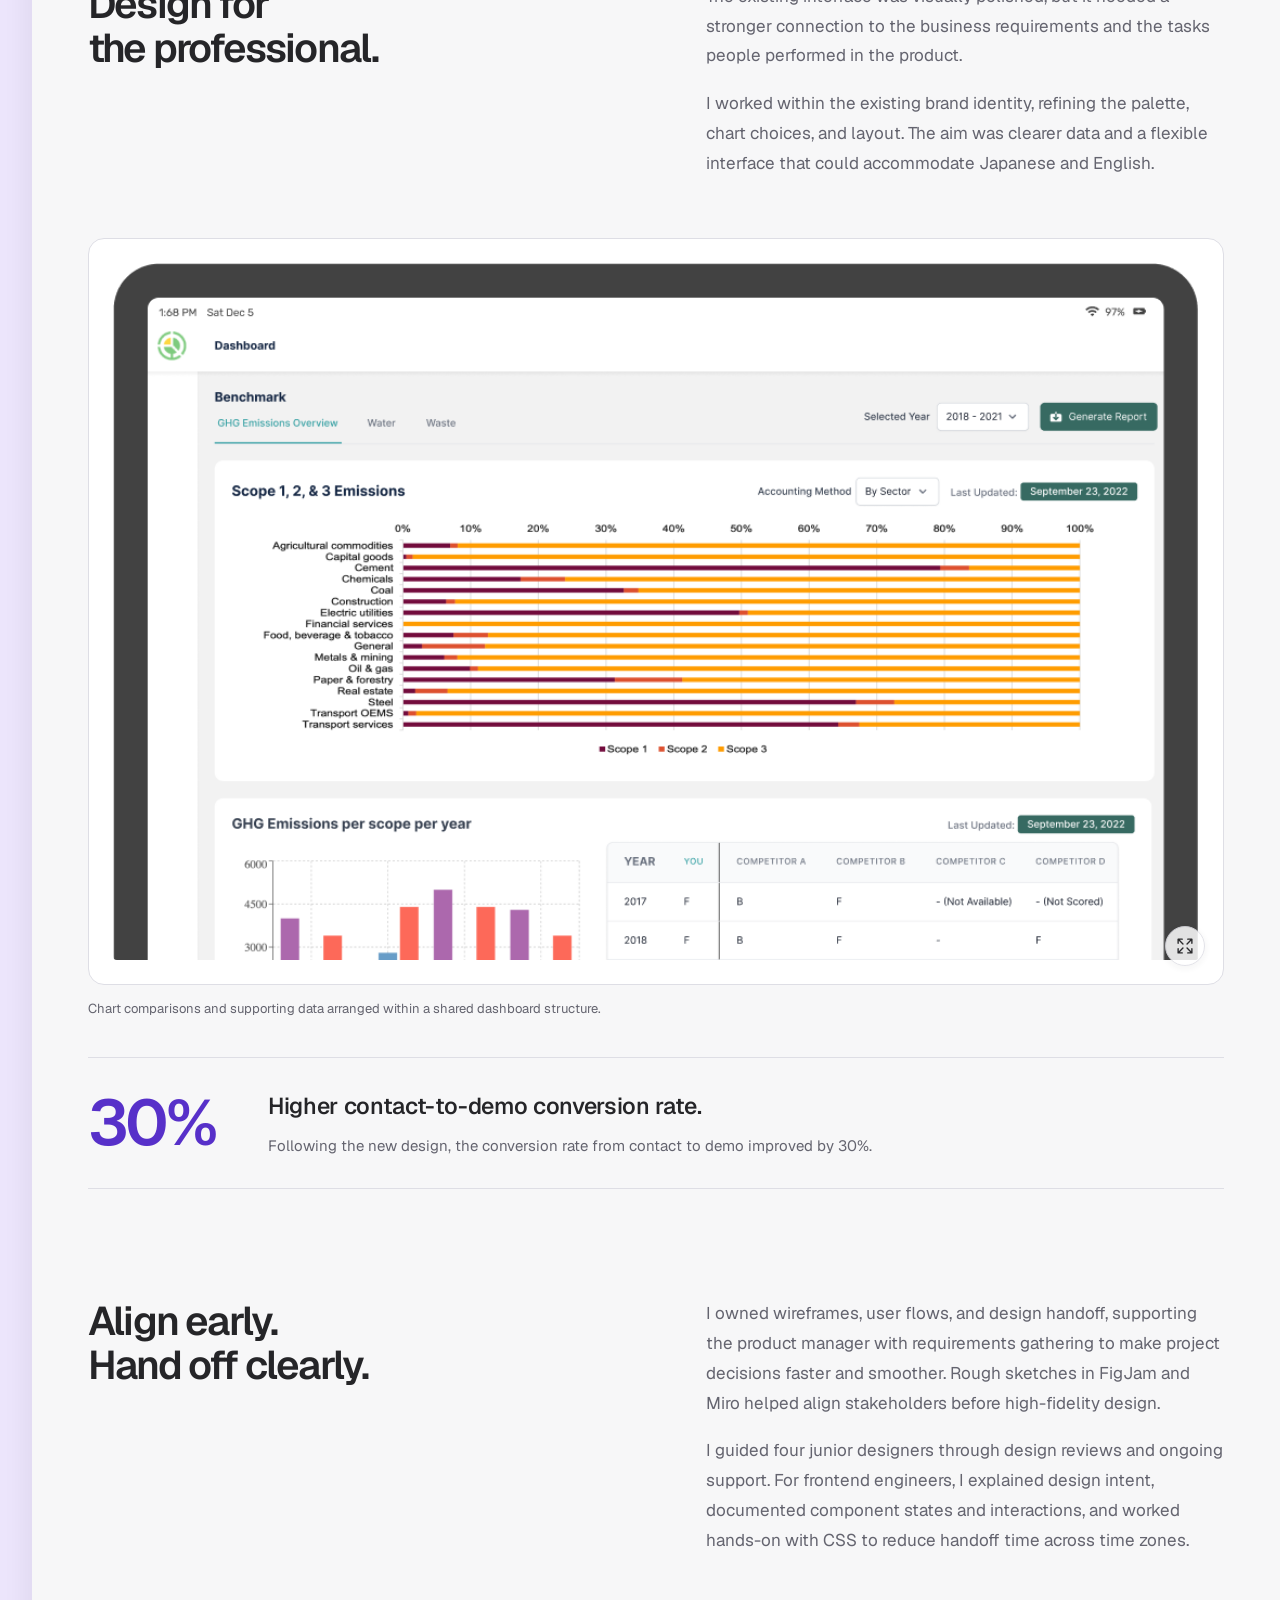
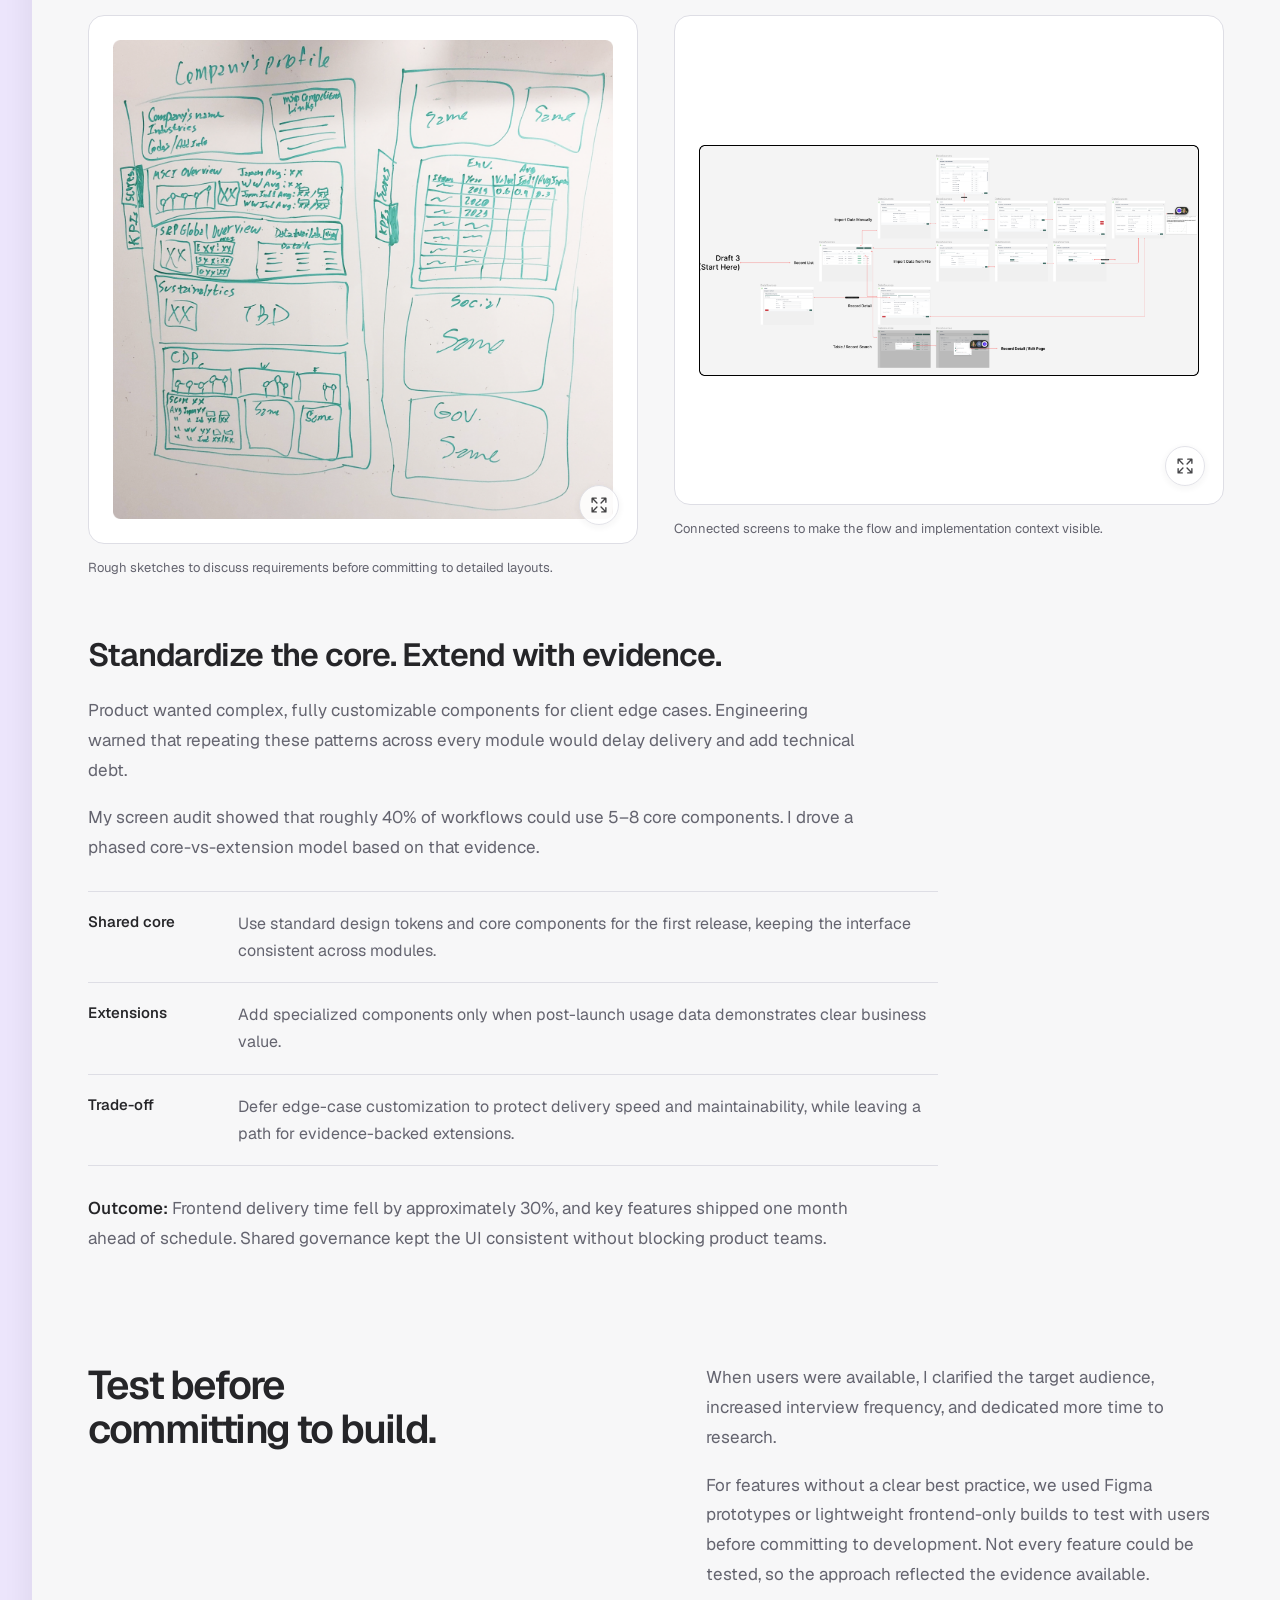
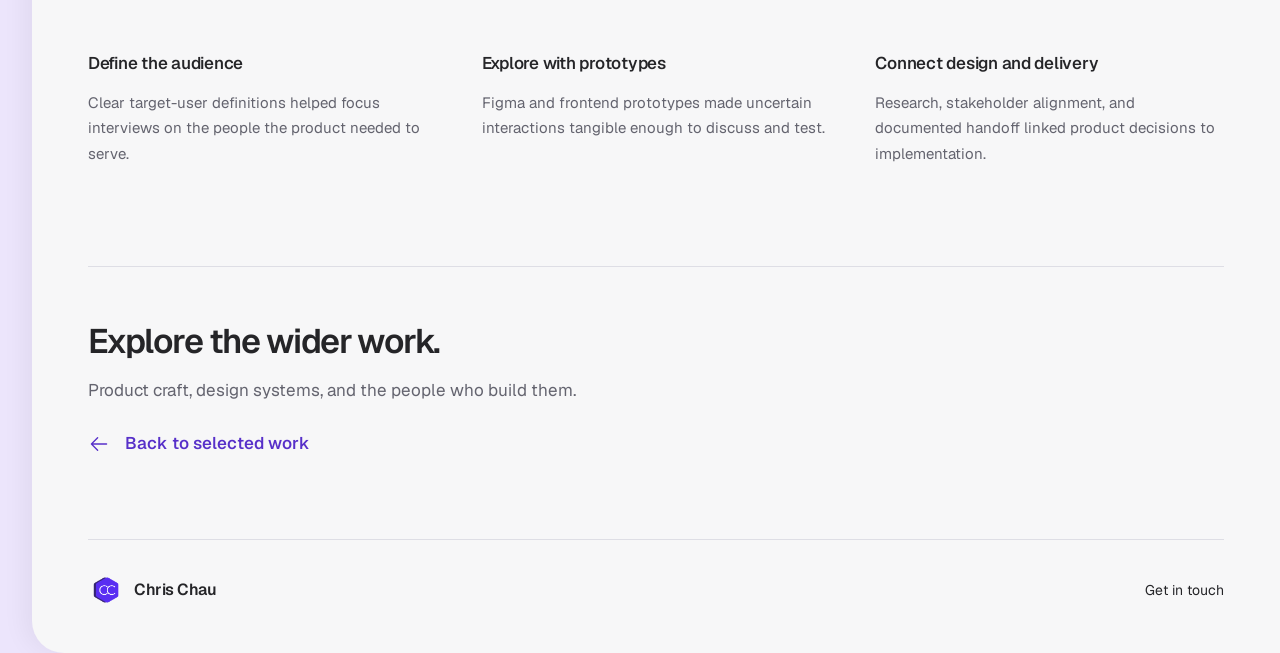
<file: dataseed.html>
<!doctype html>
<html lang="en" data-page="case">
<head>
  <meta charset="utf-8"><meta name="viewport" content="width=device-width, initial-scale=1">
  <meta name="description" content="Chris Chau's dataseed freelance case study: clearer ESG dashboards, cross-language layouts, stakeholder alignment, developer handoff, and user research.">
  <meta name="color-scheme" content="light dark"><title>dataseed | Chris Chau</title>
  <link rel="icon" href="assets/profile/chris-mark.png" type="image/png"><link rel="preload" href="assets/fonts/Geist-Variable.woff2" as="font" type="font/woff2" crossorigin><link rel="stylesheet" href="styles.css?v=case-surface-2"><script src="site.js?v=projects-3" defer></script>
</head>
<body>
  <a class="skip-link" href="#main">Skip to content</a>
  <a class="back-rail" href="index.html#work" aria-label="Back to selected work"><span class="icon icon-arrow-left rail-arrow" aria-hidden="true"></span><span class="icon icon-x rail-close" aria-hidden="true"></span></a>
  <div class="case-surface">
  <header class="case-header shell"><a class="back-link" href="index.html#work"><span class="icon icon-arrow-left" aria-hidden="true"></span>Back</a><div class="header-right"><a class="brand" href="index.html">Chris Chau</a><button class="theme-toggle icon-button" type="button" aria-label="Switch color theme" hidden><span class="icon icon-sun" aria-hidden="true"></span></button></div></header>
  <main id="main">
    <section class="case-hero shell" id="overview" aria-labelledby="case-heading">
      <p class="case-name">dataseed</p><h1 id="case-heading">Making ESG data<br>easier to work with.</h1>
      <p class="case-summary">Freelance product design for an ESG platform, bringing clarity to data-heavy workflows and collaboration across languages.</p>
      <dl class="case-facts"><div><dt>My contribution</dt><dd>UI/UX, user research,<br> handoff and frontend support</dd></div><div><dt>Collaboration</dt><dd>4 junior designers, engineering,<br> QA and product management</dd></div><div><dt>Project</dt><dd>2025<br> Freelance</dd></div></dl>
    </section>
    <nav class="chapter-nav shell" aria-label="Case study sections"><a href="#overview" aria-current="location">Overview</a><a href="#interface">Interface</a><a href="#process">Process &amp; handoff</a><a href="#research">Research</a></nav>
    <div class="shell"><figure class="case-cover"><button class="image-expander" type="button" data-image="assets/projects/dataseed-dashboard-b.png" data-caption="dataseed ESG benchmark dashboard" aria-label="Expand the dataseed benchmark dashboard"><img src="assets/projects/dataseed-dashboard-b.png" width="1002" height="733" fetchpriority="high" alt="dataseed benchmark dashboard comparing ESG scores, score history, and contributions across companies"><span class="expand-affordance"><span class="icon icon-arrows-out" aria-hidden="true"></span></span></button><figcaption>ESG benchmark dashboard. Original interface visual from the project portfolio.</figcaption></figure></div>
    <section class="case-section shell reveal" id="interface" aria-labelledby="interface-heading">
      <div class="case-editorial"><h2 id="interface-heading">Design for<br>the professional.</h2><div><p>The existing interface was visually polished, but it needed a stronger connection to the business requirements and the tasks people performed in the product.</p><p>I worked within the existing brand identity, refining the palette, chart choices, and layout. The aim was clearer data and a flexible interface that could accommodate Japanese and English.</p></div></div>
      <figure class="screen-figure"><button class="image-expander" type="button" data-image="assets/projects/dataseed-dashboard-a.png" data-caption="dataseed emissions overview" aria-label="Expand the dataseed emissions overview"><img src="assets/projects/dataseed-dashboard-a.png" width="1002" height="643" loading="lazy" alt="dataseed emissions overview showing scope comparisons by sector, report controls, and supporting data"><span class="expand-affordance"><span class="icon icon-arrows-out" aria-hidden="true"></span></span></button><figcaption>Chart comparisons and supporting data arranged within a shared dashboard structure.</figcaption></figure>
      <aside class="case-result" aria-label="Redesign outcome"><p class="case-result-value">30%</p><div><h3>Higher contact-to-demo conversion rate.</h3><p>Following the new design, the conversion rate from contact to demo improved by 30%.</p></div></aside>
    </section>
    <section class="case-section shell reveal" id="process" aria-labelledby="process-heading">
      <div class="case-editorial"><h2 id="process-heading">Align early.<br>Hand off clearly.</h2><div><p>I owned wireframes, user flows, and design handoff, supporting the product manager with requirements gathering to make project decisions faster and smoother. Rough sketches in FigJam and Miro helped align stakeholders before high-fidelity design.</p><p>I guided four junior designers through design reviews and ongoing support. For frontend engineers, I explained design intent, documented component states and interactions, and worked hands-on with CSS to reduce handoff time across time zones.</p></div></div>
      <div class="case-comparison process-comparison">
        <figure class="screen-figure"><button class="image-expander" type="button" data-image="assets/projects/dataseed-sketch.png" data-caption="dataseed early company-profile sketch" aria-label="Expand the dataseed early sketch"><img src="assets/projects/dataseed-sketch.png" width="664" height="636" loading="lazy" alt="Hand-drawn company-profile sketch exploring navigation, charts, tables, and ESG score information"><span class="expand-affordance"><span class="icon icon-arrows-out" aria-hidden="true"></span></span></button><figcaption>Rough sketches to discuss requirements before committing to detailed layouts.</figcaption></figure>
        <figure class="screen-figure"><button class="image-expander" type="button" data-image="assets/projects/dataseed-flow.png" data-caption="dataseed connected screen-flow reference" aria-label="Expand the dataseed screen-flow reference"><img src="assets/projects/dataseed-flow.png" width="864" height="400" loading="lazy" alt="Connected interface screens documenting a dataseed flow and its navigation paths"><span class="expand-affordance"><span class="icon icon-arrows-out" aria-hidden="true"></span></span></button><figcaption>Connected screens to make the flow and implementation context visible.</figcaption></figure>
      </div>
      <article class="alignment-story" id="alignment" aria-labelledby="alignment-heading">
        <h3 id="alignment-heading">Standardize the core. Extend with evidence.</h3>
        <p>Product wanted complex, fully customizable components for client edge cases. Engineering warned that repeating these patterns across every module would delay delivery and add technical debt.</p>
        <p>My screen audit showed that roughly 40% of workflows could use 5–8 core components. I drove a phased core-vs-extension model based on that evidence.</p>
        <dl class="alignment-decisions">
          <div><dt>Shared core</dt><dd>Use standard design tokens and core components for the first release, keeping the interface consistent across modules.</dd></div>
          <div><dt>Extensions</dt><dd>Add specialized components only when post-launch usage data demonstrates clear business value.</dd></div>
          <div><dt>Trade-off</dt><dd>Defer edge-case customization to protect delivery speed and maintainability, while leaving a path for evidence-backed extensions.</dd></div>
        </dl>
        <p class="alignment-impact"><strong>Outcome:</strong> Frontend delivery time fell by approximately 30%, and key features shipped one month ahead of schedule. Shared governance kept the UI consistent without blocking product teams.</p>
      </article>
    </section>
    <section class="case-section shell reveal" id="research" aria-labelledby="research-heading">
      <div class="case-editorial"><h2 id="research-heading">Test before<br>committing to build.</h2><div><p>When users were available, I clarified the target audience, increased interview frequency, and dedicated more time to research.</p><p>For features without a clear best practice, we used Figma prototypes or lightweight frontend-only builds to test with users before committing to development. Not every feature could be tested, so the approach reflected the evidence available.</p></div></div>
      <div class="process-notes"><div><h3>Define the audience</h3><p>Clear target-user definitions helped focus interviews on the people the product needed to serve.</p></div><div><h3>Explore with prototypes</h3><p>Figma and frontend prototypes made uncertain interactions tangible enough to discuss and test.</p></div><div><h3>Connect design and delivery</h3><p>Research, stakeholder alignment, and documented handoff linked product decisions to implementation.</p></div></div>
    </section>
    <section class="case-end shell"><h2>Explore the wider work.</h2><p>Product craft, design systems, and the people who build them.</p><a class="text-link" href="index.html#work"><span class="icon icon-arrow-left" aria-hidden="true"></span>Back to selected work</a></section>
  </main>
  <footer class="site-footer shell"><a class="brand" href="index.html"><img src="assets/profile/chris-mark.png" width="36" height="36" alt=""><span>Chris Chau</span></a><a href="index.html#resume">Get in touch</a></footer>
  </div>
  <dialog class="image-dialog" aria-labelledby="dialog-caption"><div class="dialog-toolbar"><p id="dialog-caption"></p><button class="dialog-close icon-button" type="button" aria-label="Close expanded image"><span class="icon icon-x" aria-hidden="true"></span></button></div><div class="dialog-image-scroll"><img id="dialog-image" alt=""></div></dialog>
</body>
</html>
</file>
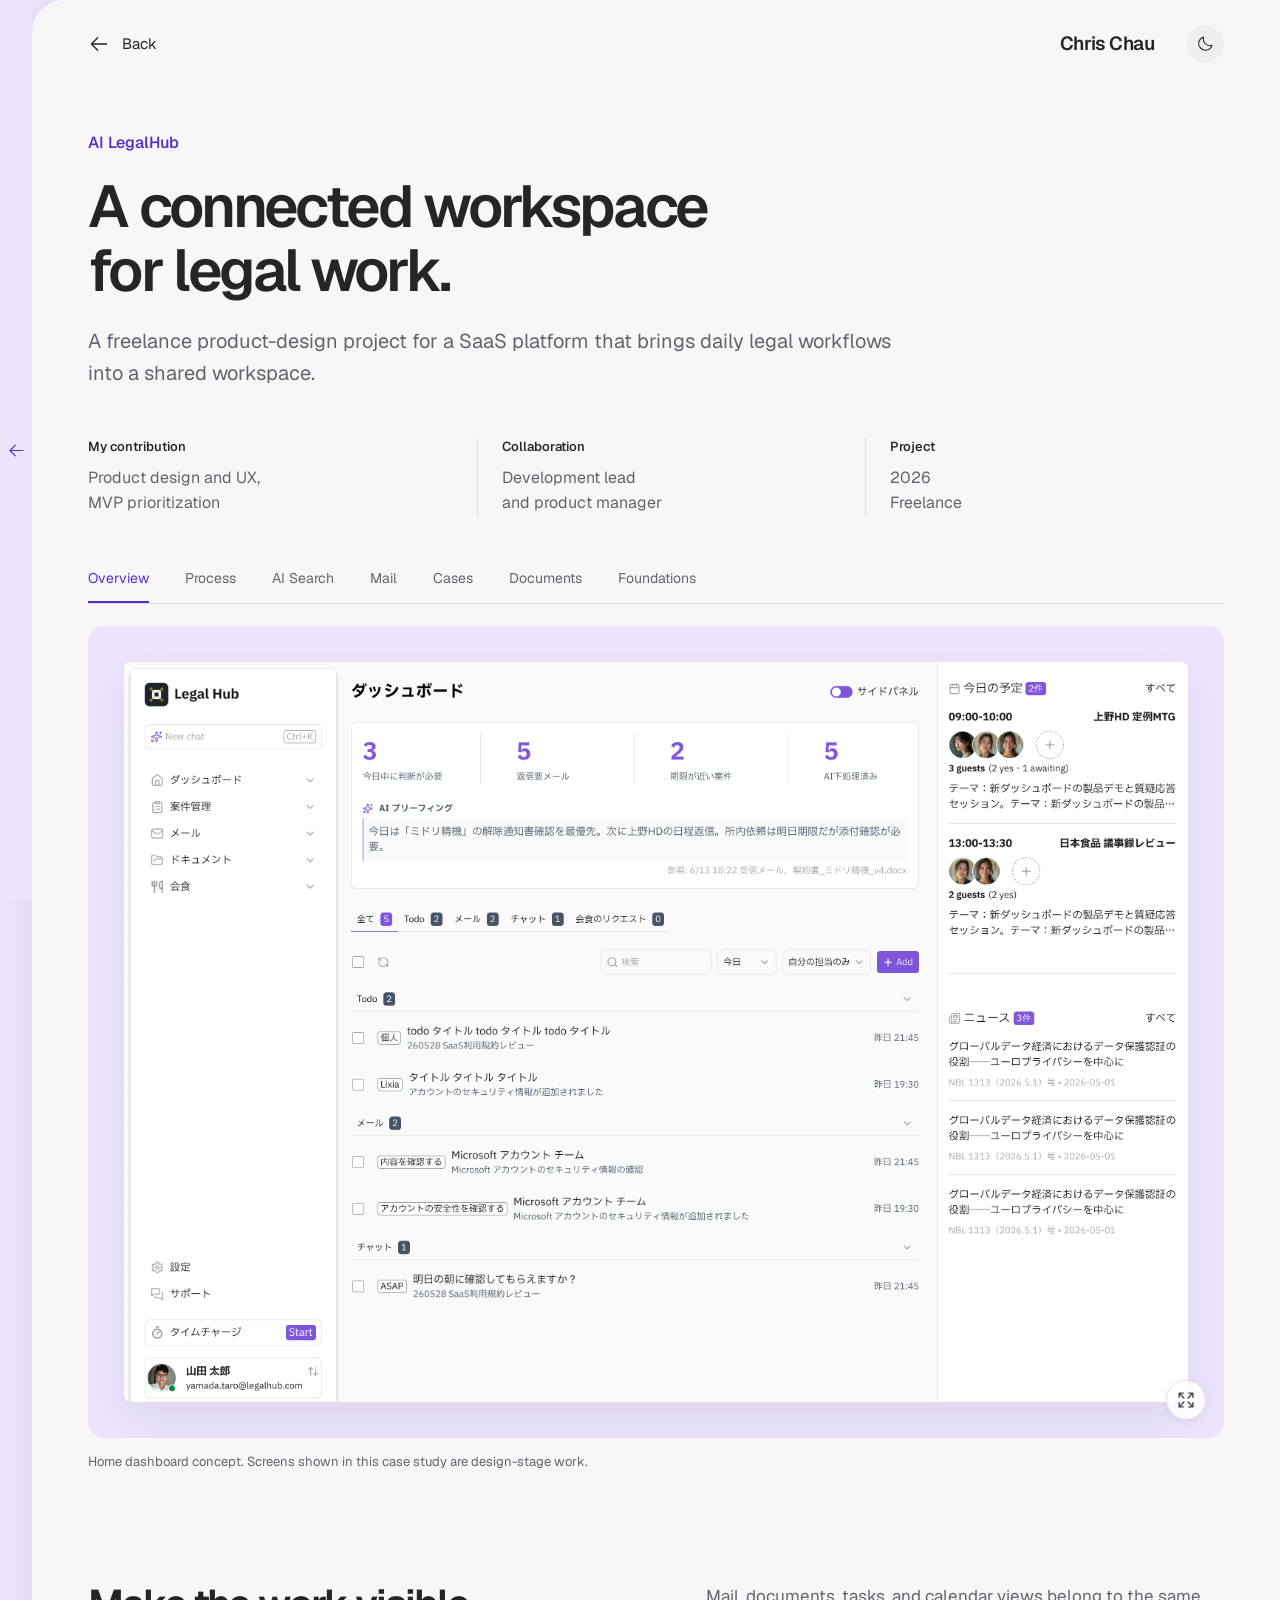
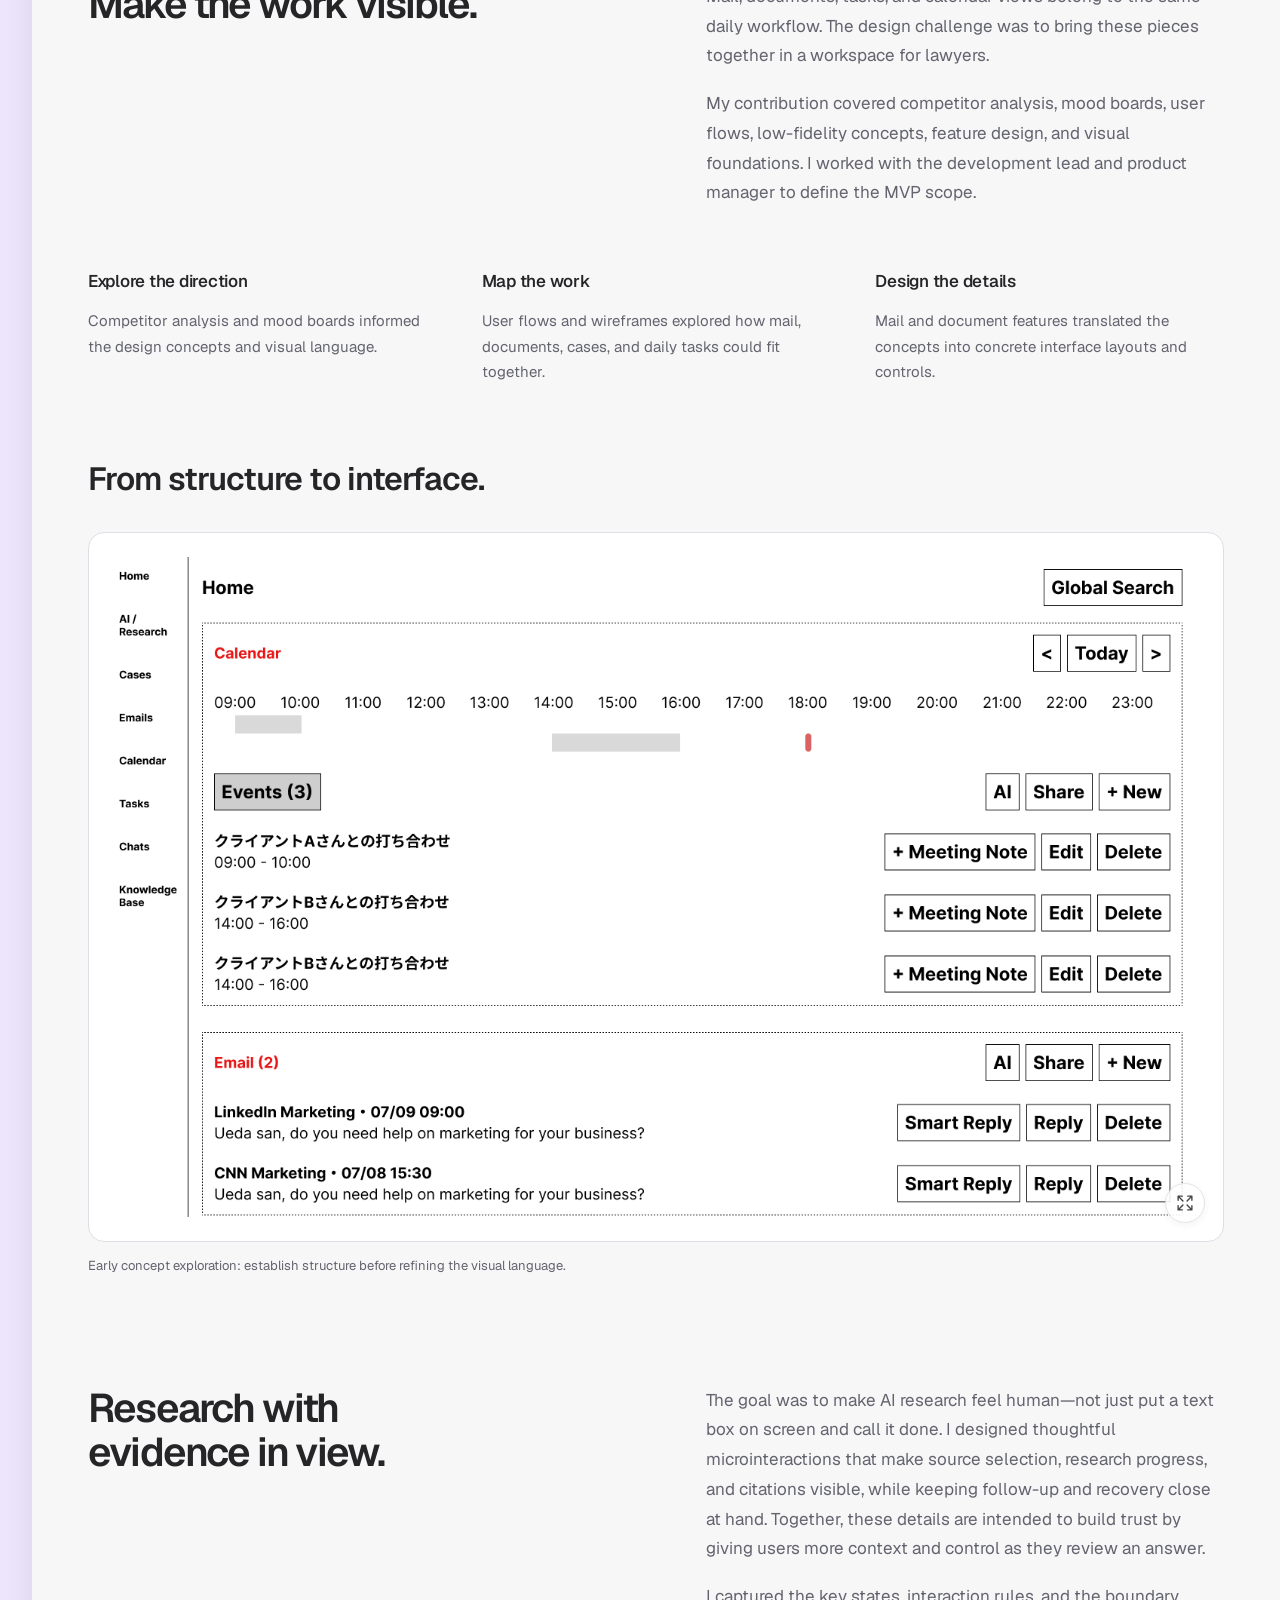
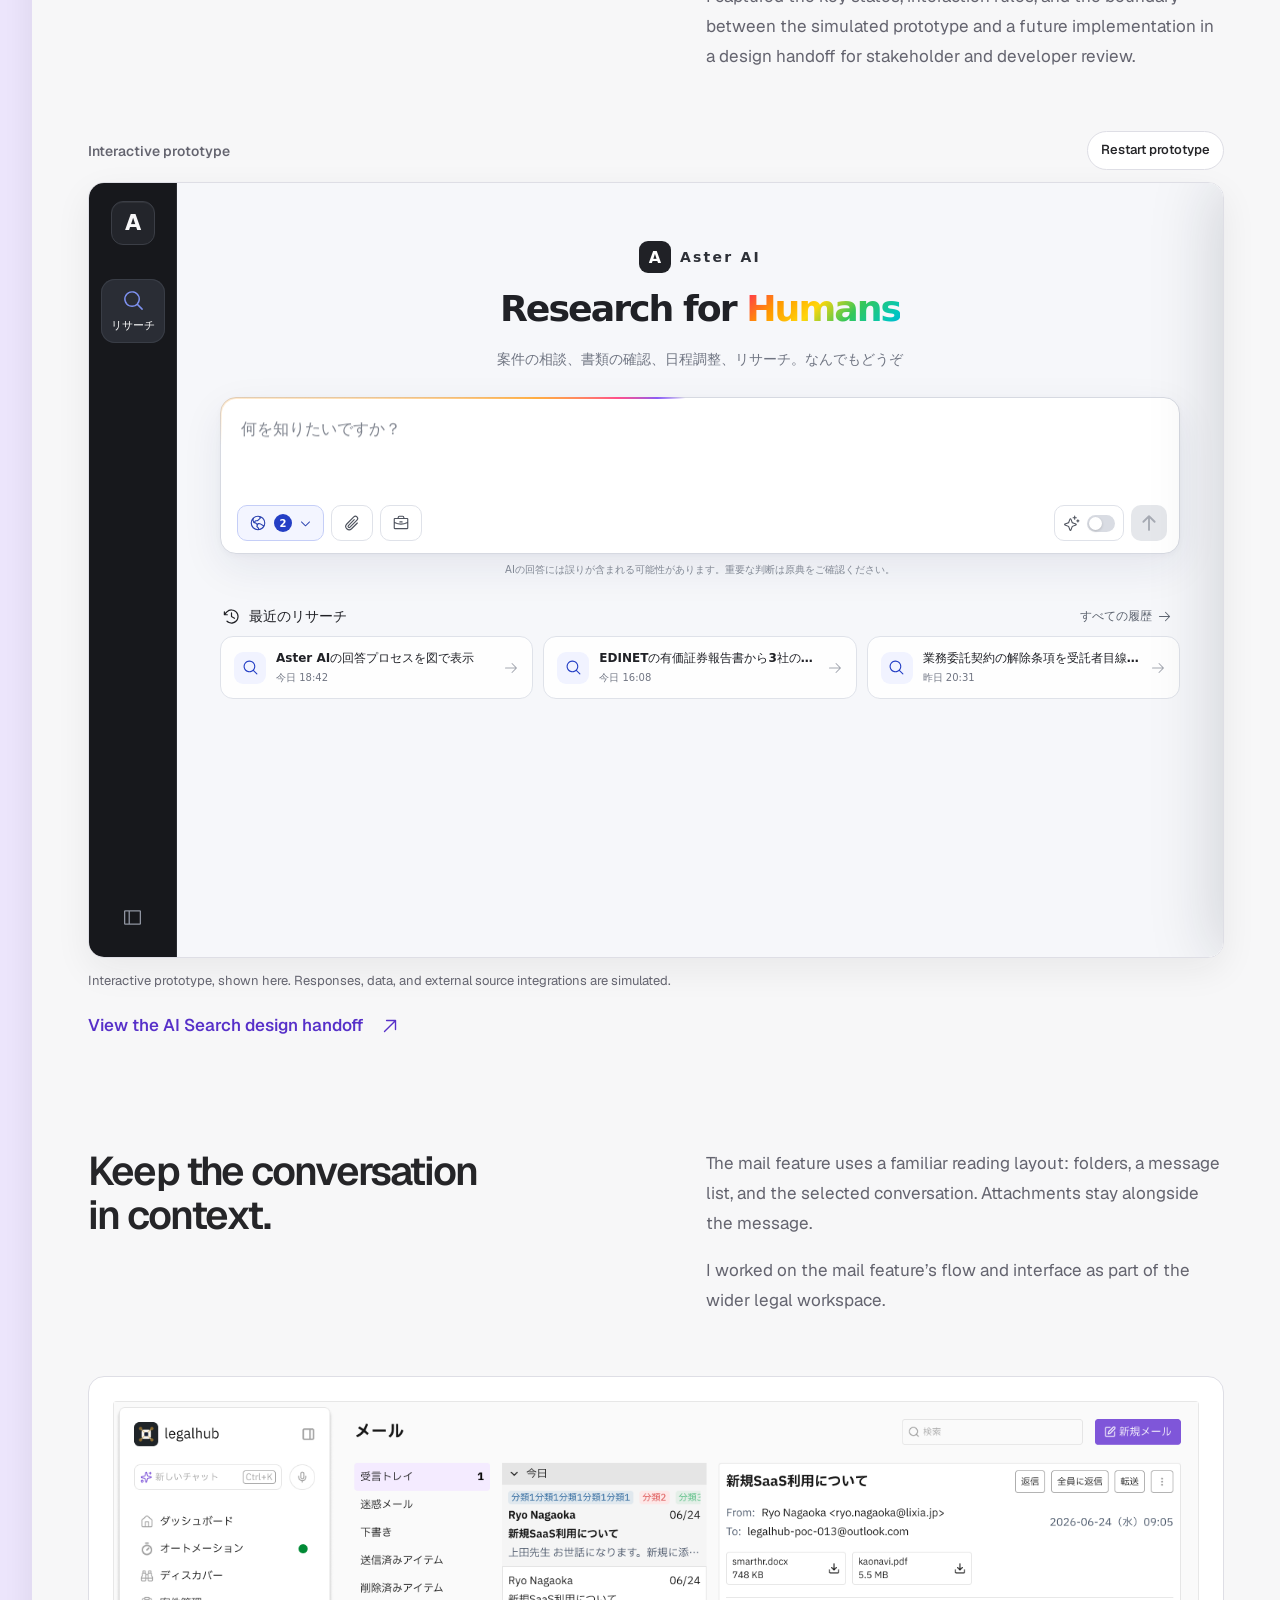
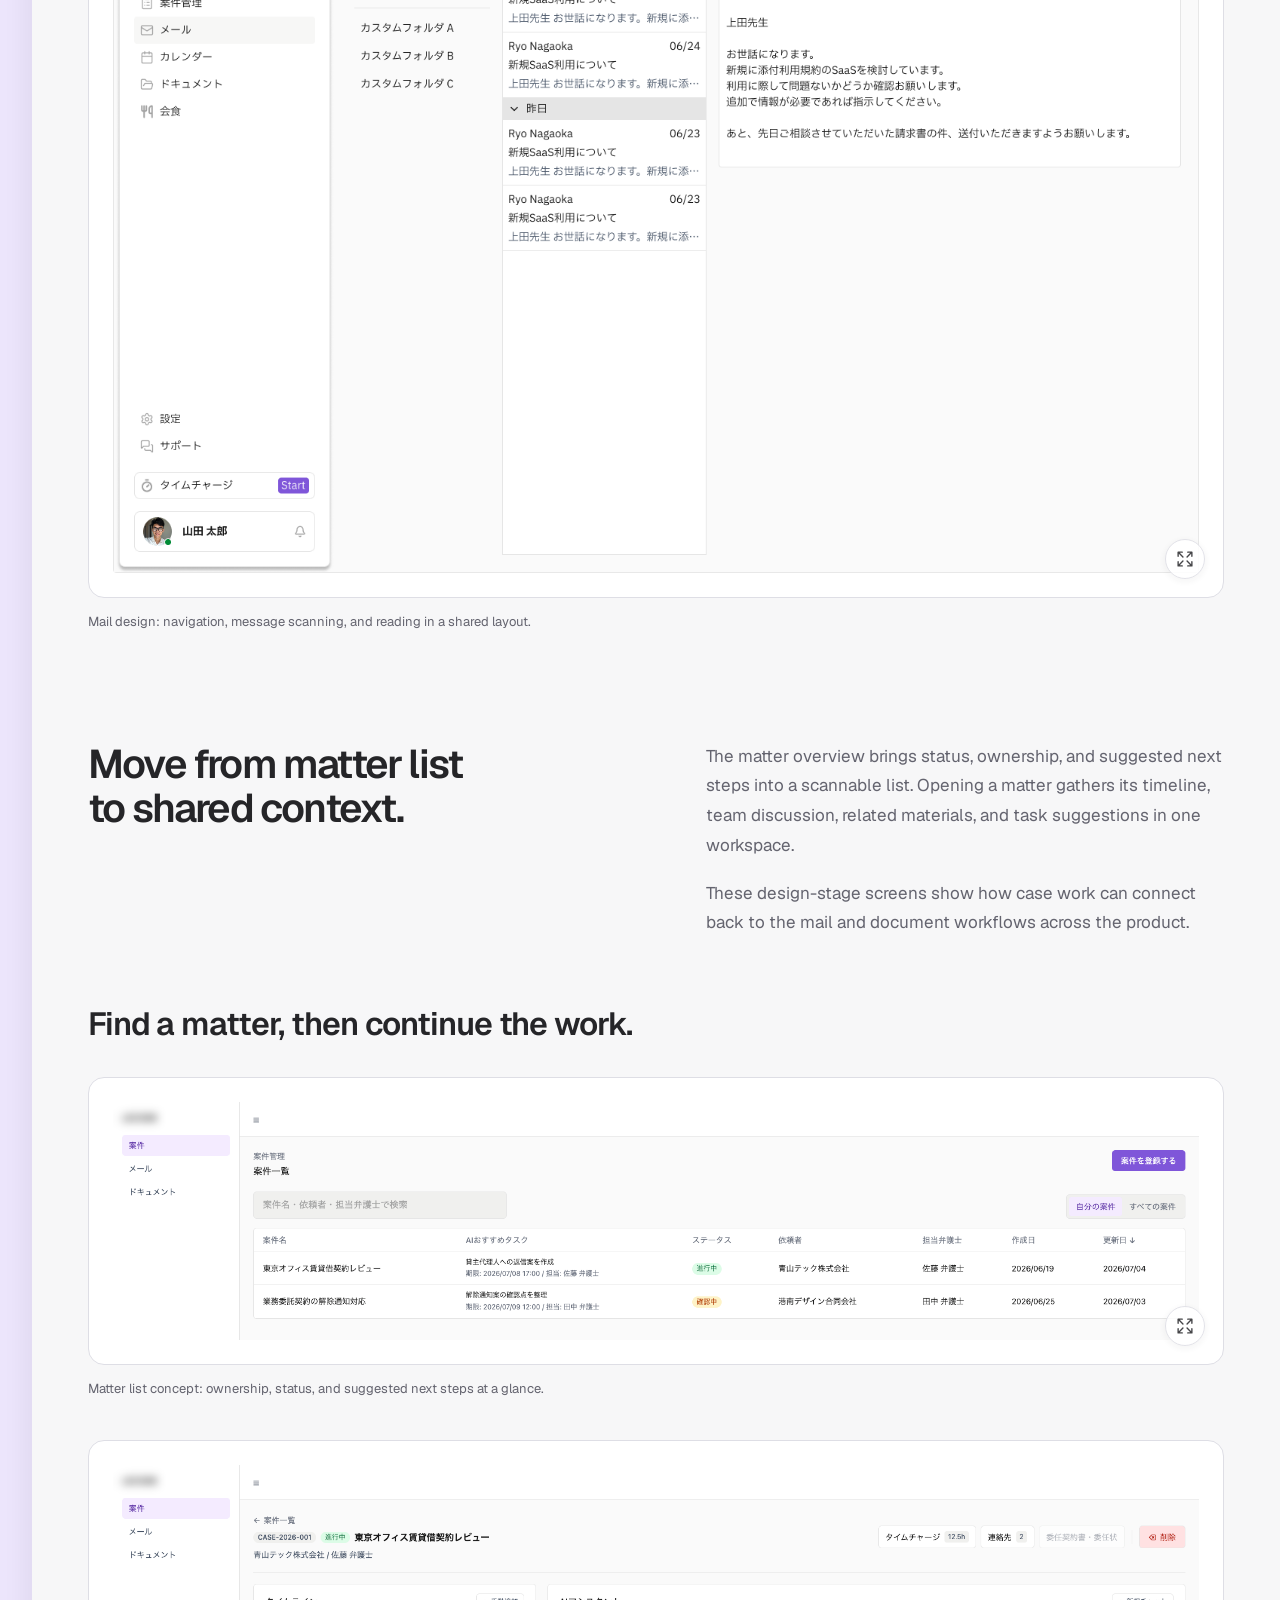
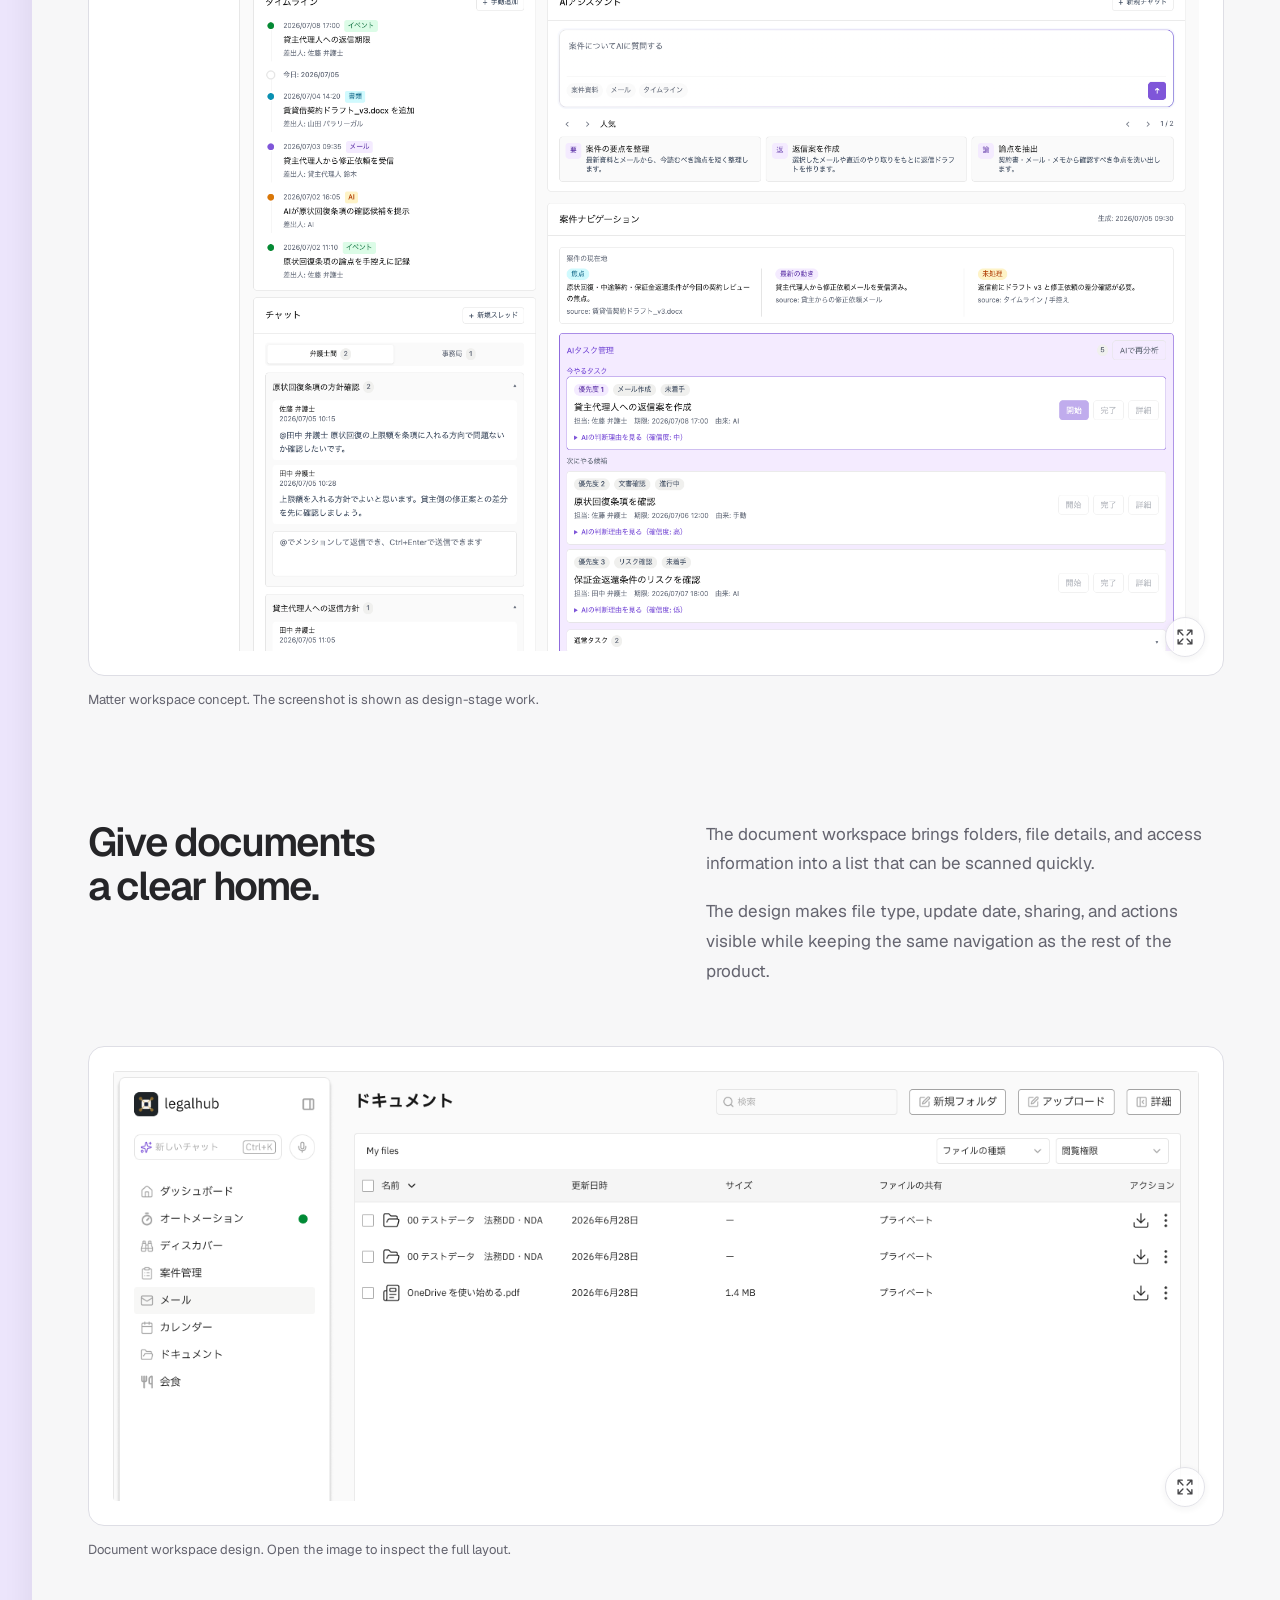
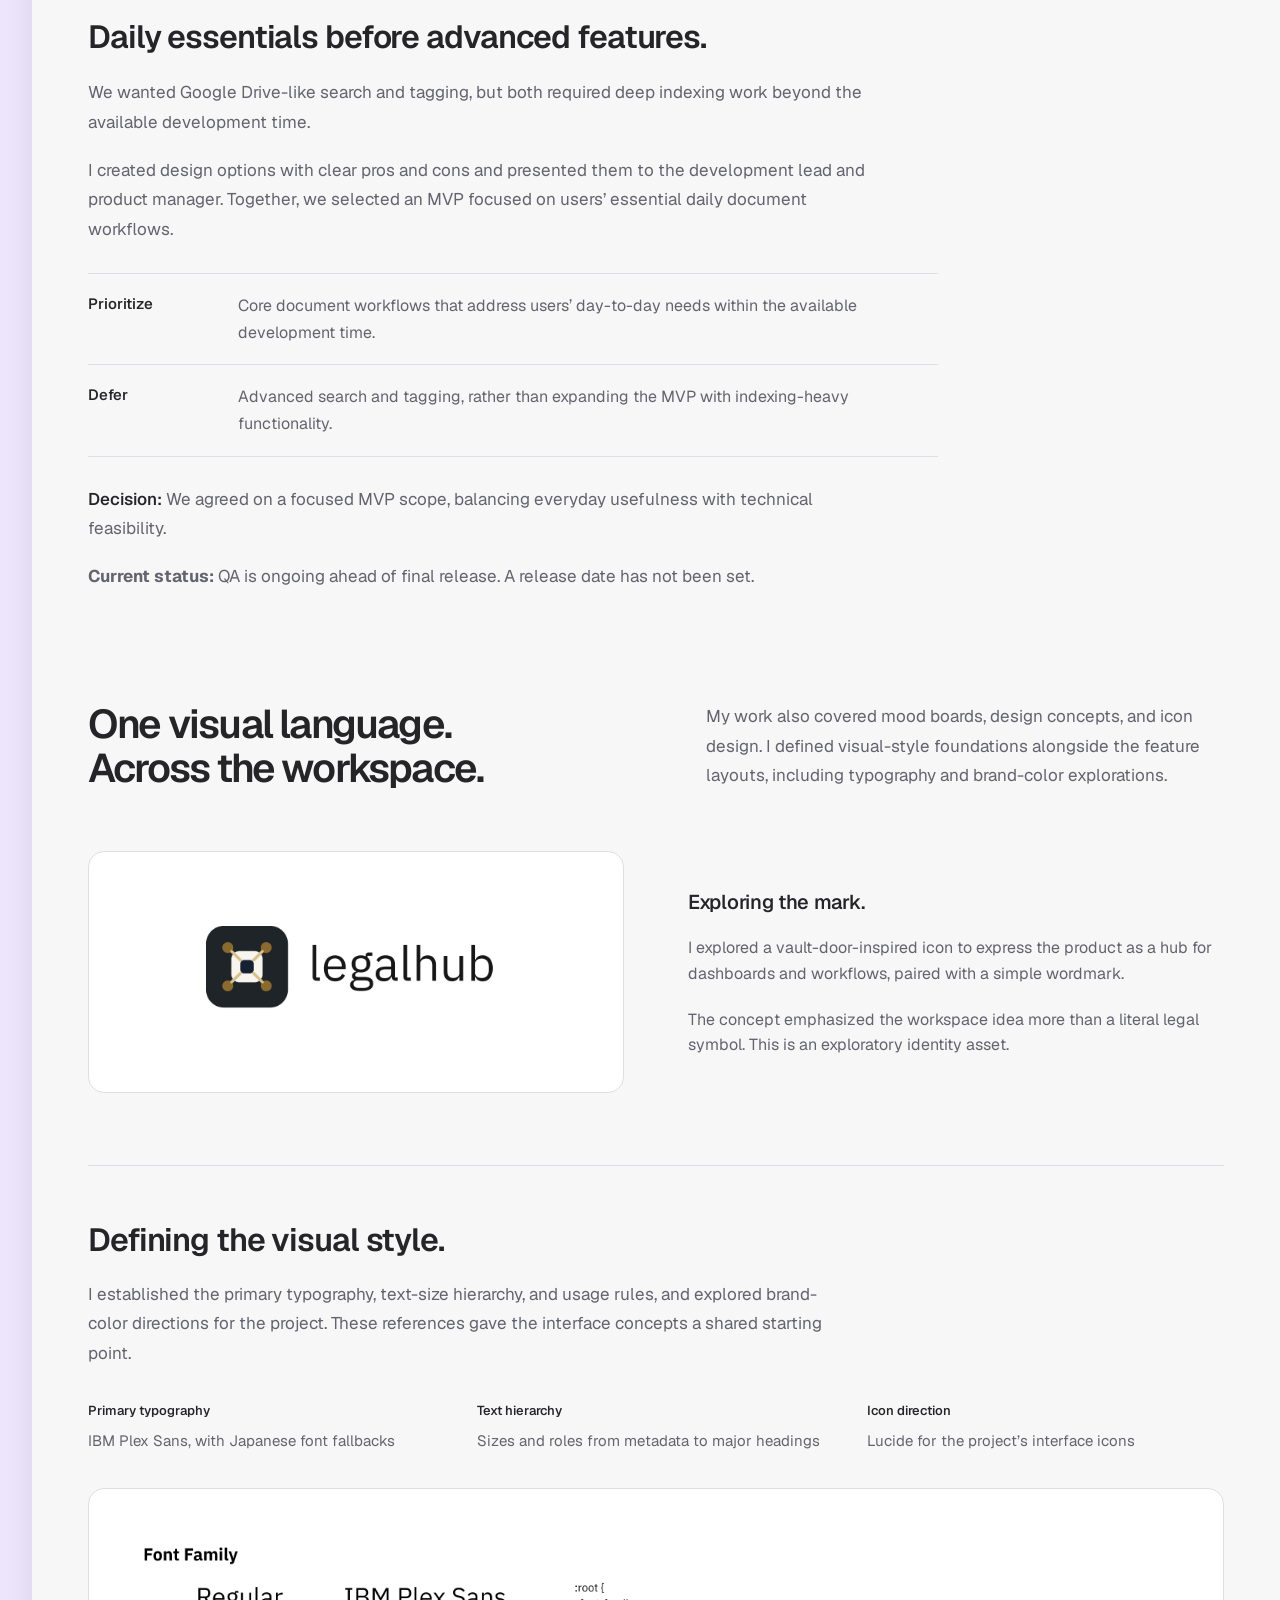
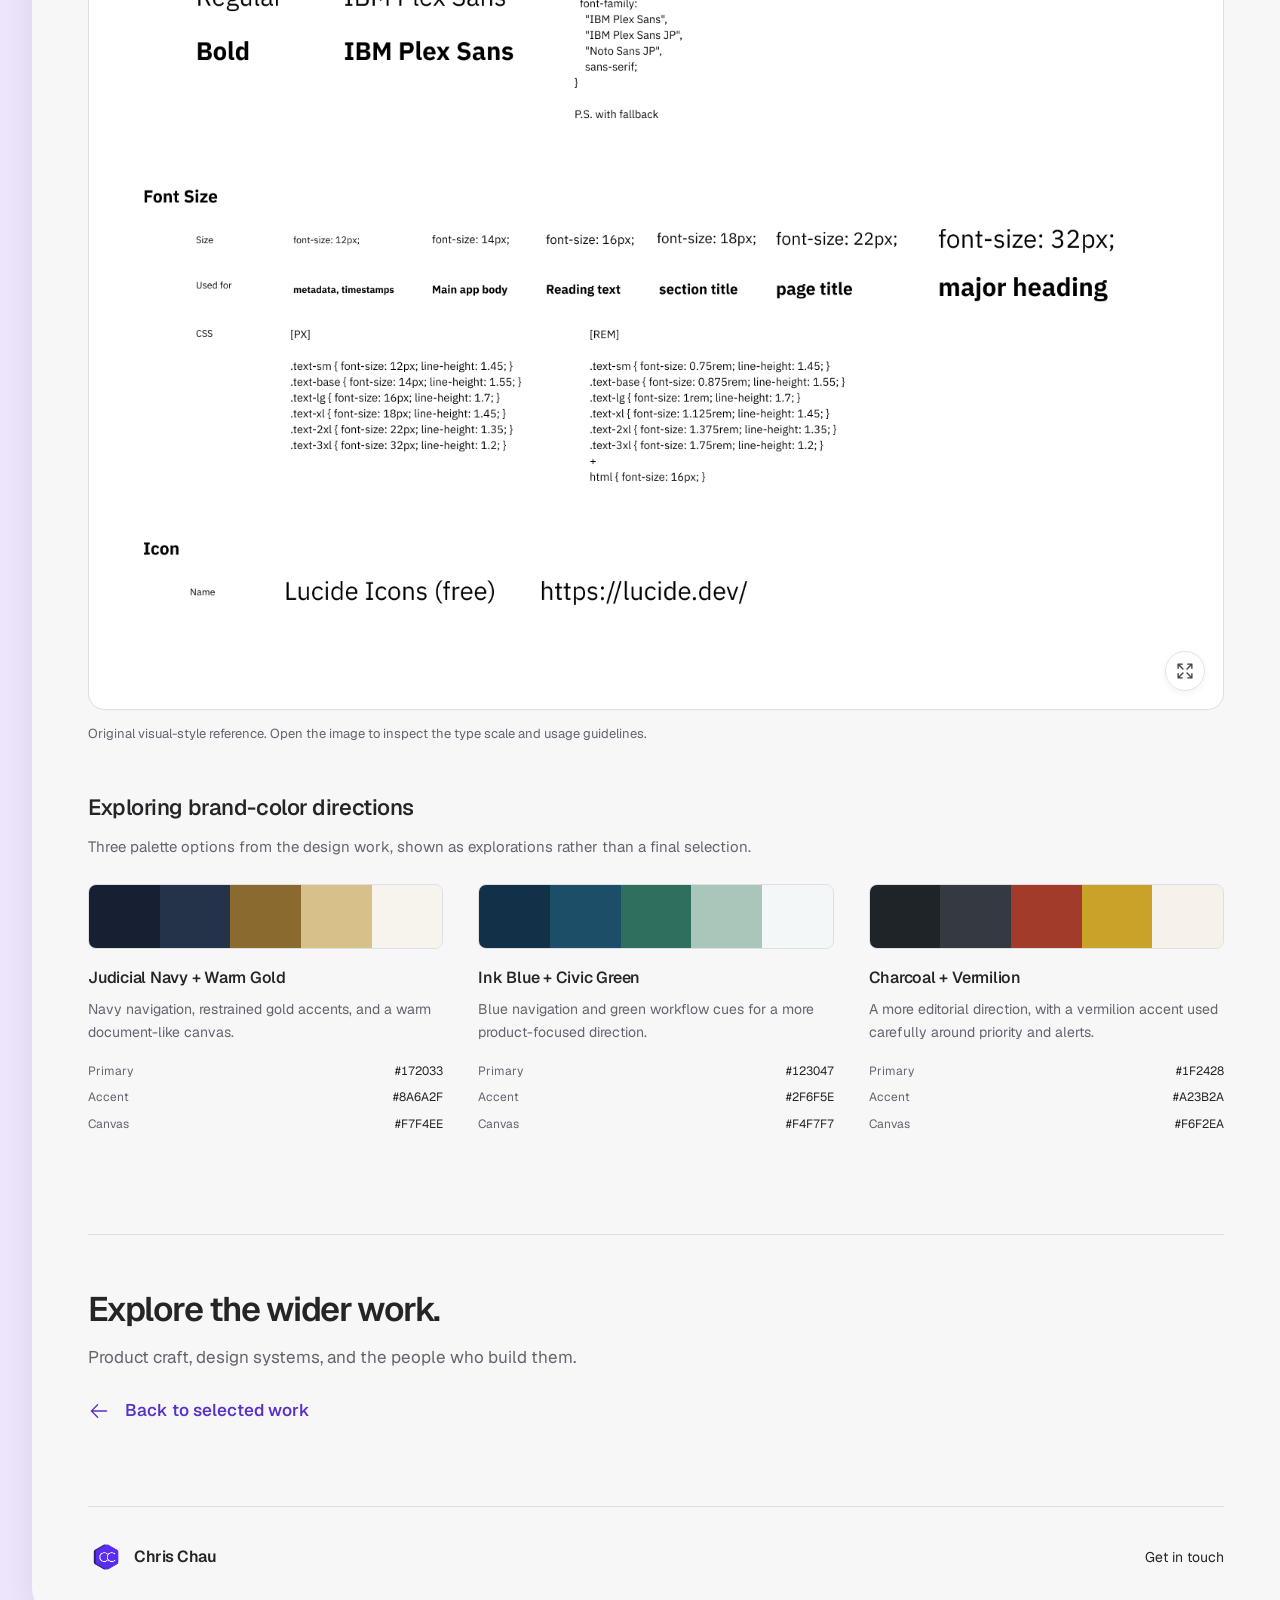
<file: legalhub.html>
<!doctype html>
<html lang="en" data-page="case">
<head>
  <meta charset="utf-8"><meta name="viewport" content="width=device-width, initial-scale=1">
  <meta name="description" content="Chris Chau's AI LegalHub freelance product-design case study: competitor analysis, AI research, matter workflows, mail, documents, and visual foundations for a legal SaaS workspace.">
  <meta name="color-scheme" content="light dark"><title>AI LegalHub | Chris Chau</title>
  <link rel="icon" href="assets/profile/chris-mark.png" type="image/png"><link rel="preload" href="assets/fonts/Geist-Variable.woff2" as="font" type="font/woff2" crossorigin><link rel="stylesheet" href="styles.css?v=case-surface-2"><script src="site.js?v=ai-search-restart-1" defer></script>
</head>
<body>
  <a class="skip-link" href="#main">Skip to content</a>
  <a class="back-rail" href="index.html#work" aria-label="Back to selected work"><span class="icon icon-arrow-left rail-arrow" aria-hidden="true"></span><span class="icon icon-x rail-close" aria-hidden="true"></span></a>
  <div class="case-surface">
  <header class="case-header shell"><a class="back-link" href="index.html#work"><span class="icon icon-arrow-left" aria-hidden="true"></span>Back</a><div class="header-right"><a class="brand" href="index.html">Chris Chau</a><button class="theme-toggle icon-button" type="button" aria-label="Switch color theme" title="Switch color theme" hidden><span class="icon icon-sun" aria-hidden="true"></span></button></div></header>
  <main id="main">
    <section class="case-hero shell" id="overview" aria-labelledby="case-heading"><p class="case-name">AI LegalHub</p><h1 id="case-heading">A connected workspace<br>for legal work.</h1><p class="case-summary">A freelance product-design project for a SaaS platform that brings daily legal workflows into a shared workspace.</p><dl class="case-facts"><div><dt>My contribution</dt><dd>Product design and UX,<br> MVP prioritization</dd></div><div><dt>Collaboration</dt><dd>Development lead<br> and product manager</dd></div><div><dt>Project</dt><dd>2026<br> Freelance</dd></div></dl></section>
    <nav class="chapter-nav shell" aria-label="Case study sections"><a href="#overview" aria-current="location">Overview</a><a href="#process">Process</a><a href="#ai-search">AI Search</a><a href="#mail">Mail</a><a href="#cases">Cases</a><a href="#documents">Documents</a><a href="#foundations">Foundations</a></nav>
    <div class="shell"><figure class="case-cover"><button class="image-expander" type="button" data-image="assets/projects/legalhub-home.png" data-caption="LegalHub home dashboard concept" aria-label="Expand the LegalHub home dashboard concept"><img src="assets/projects/legalhub-home.png" width="2880" height="2048" fetchpriority="high" alt="Legal Hub dashboard concept with an AI briefing, prioritized tasks and mail, and today's schedule"><span class="expand-affordance"><span class="icon icon-arrows-out" aria-hidden="true"></span></span></button><figcaption>Home dashboard concept. Screens shown in this case study are design-stage work.</figcaption></figure></div>
    <section class="case-section shell reveal" id="process" aria-labelledby="process-heading">
      <div class="case-editorial"><h2 id="process-heading">Make the work visible.</h2><div><p>Mail, documents, tasks, and calendar views belong to the same daily workflow. The design challenge was to bring these pieces together in a workspace for lawyers.</p><p>My contribution covered competitor analysis, mood boards, user flows, low-fidelity concepts, feature design, and visual foundations. I worked with the development lead and product manager to define the MVP scope.</p></div></div>
      <div class="process-notes"><div><h3>Explore the direction</h3><p>Competitor analysis and mood boards informed the design concepts and visual language.</p></div><div><h3>Map the work</h3><p>User flows and wireframes explored how mail, documents, cases, and daily tasks could fit together.</p></div><div><h3>Design the details</h3><p>Mail and document features translated the concepts into concrete interface layouts and controls.</p></div></div>
      <h3 class="image-heading">From structure to interface.</h3><figure class="screen-figure wireframe-figure"><button class="image-expander" type="button" data-image="assets/projects/legalhub-wireframe.png" data-caption="Early LegalHub home-page wireframe" aria-label="Expand the early home-page wireframe"><img src="assets/projects/legalhub-wireframe.png" width="1440" height="1224" loading="lazy" alt="Early home-page wireframe exploring calendar, email, and navigation layout"><span class="expand-affordance"><span class="icon icon-arrows-out" aria-hidden="true"></span></span></button><figcaption>Early concept exploration: establish structure before refining the visual language.</figcaption></figure>
    </section>
    <section class="case-section shell reveal" id="ai-search" aria-labelledby="ai-search-heading">
      <div class="case-editorial"><h2 id="ai-search-heading">Research with<br>evidence in view.</h2><div><p>The goal was to make AI research feel human—not just put a text box on screen and call it done. I designed thoughtful microinteractions that make source selection, research progress, and citations visible, while keeping follow-up and recovery close at hand. Together, these details are intended to build trust by giving users more context and control as they review an answer.</p><p>I captured the key states, interaction rules, and the boundary between the simulated prototype and a future implementation in a design handoff for stakeholder and developer review.</p></div></div>
      <div class="ai-search-toolbar"><p>Interactive prototype</p><button class="ai-search-reset" id="ai-search-reset" type="button" aria-controls="ai-search-frame" aria-label="Restart the AI Search prototype">Restart prototype</button></div>
      <div class="ai-search-demo"><iframe id="ai-search-frame" src="assets/projects/legalhub-ai-search-prototype.html" title="Interactive LegalHub AI Search prototype" loading="lazy" allow="clipboard-write" sandbox="allow-scripts allow-same-origin allow-forms allow-downloads"></iframe></div>
      <p class="ai-search-caption">Interactive prototype, shown here. Responses, data, and external source integrations are simulated.</p>
      <div class="ai-search-links"><a class="text-link" href="assets/projects/legalhub-ai-search-handoff.html" target="_blank" rel="noopener">View the AI Search design handoff <span class="icon icon-arrow-up-right" aria-hidden="true"></span></a></div>
    </section>
    <section class="case-section shell reveal" id="mail" aria-labelledby="mail-heading"><div class="case-editorial"><h2 id="mail-heading">Keep the conversation<br>in context.</h2><div><p>The mail feature uses a familiar reading layout: folders, a message list, and the selected conversation. Attachments stay alongside the message.</p><p>I worked on the mail feature’s flow and interface as part of the wider legal workspace.</p></div></div><figure class="screen-figure"><button class="image-expander" type="button" data-image="assets/projects/legalhub-mail.png" data-caption="LegalHub mail feature design" aria-label="Expand the mail feature design"><img src="assets/projects/legalhub-mail.png" width="1440" height="1024" loading="lazy" alt="Mail feature design with folder navigation, message list, conversation, and attachments"><span class="expand-affordance"><span class="icon icon-arrows-out" aria-hidden="true"></span></span></button><figcaption>Mail design: navigation, message scanning, and reading in a shared layout.</figcaption></figure></section>
    <section class="case-section shell reveal" id="cases" aria-labelledby="cases-heading">
      <div class="case-editorial"><h2 id="cases-heading">Move from matter list<br>to shared context.</h2><div><p>The matter overview brings status, ownership, and suggested next steps into a scannable list. Opening a matter gathers its timeline, team discussion, related materials, and task suggestions in one workspace.</p><p>These design-stage screens show how case work can connect back to the mail and document workflows across the product.</p></div></div>
      <h3 class="image-heading">Find a matter, then continue the work.</h3>
      <figure class="screen-figure case-list-figure"><button class="image-expander" type="button" data-image="assets/projects/legalhub-cases.png" data-caption="Matter list concept" aria-label="Expand the matter list concept"><img src="assets/projects/legalhub-cases.png" width="1920" height="420" loading="lazy" alt="Matter list concept with matter names, suggested tasks, status, requester, assigned lawyer, and dates"><span class="expand-affordance"><span class="icon icon-arrows-out" aria-hidden="true"></span></span></button><figcaption>Matter list concept: ownership, status, and suggested next steps at a glance.</figcaption></figure>
      <figure class="screen-figure case-detail-figure"><button class="image-expander" type="button" data-image="assets/projects/legalhub-case-detail.png" data-caption="Matter workspace concept" aria-label="Expand the matter workspace concept"><img src="assets/projects/legalhub-case-detail.png" width="1920" height="1389" loading="lazy" alt="Matter workspace concept with a case timeline, team chat, AI assistant, suggested tasks, and related materials"><span class="expand-affordance"><span class="icon icon-arrows-out" aria-hidden="true"></span></span></button><figcaption>Matter workspace concept. The screenshot is shown as design-stage work.</figcaption></figure>
    </section>
    <section class="case-section shell reveal" id="documents" aria-labelledby="documents-heading">
      <div class="case-editorial"><h2 id="documents-heading">Give documents<br>a clear home.</h2><div><p>The document workspace brings folders, file details, and access information into a list that can be scanned quickly.</p><p>The design makes file type, update date, sharing, and actions visible while keeping the same navigation as the rest of the product.</p></div></div>
      <figure class="screen-figure document-figure"><button class="image-expander" type="button" data-image="assets/projects/legalhub-documents.png" data-caption="LegalHub document workspace design" aria-label="Expand the document workspace design"><img src="assets/projects/legalhub-documents.png" width="1440" height="1024" loading="lazy" alt="Document workspace showing folders, file names, dates, file sizes, permissions, and actions"><span class="expand-affordance"><span class="icon icon-arrows-out" aria-hidden="true"></span></span></button><figcaption>Document workspace design. Open the image to inspect the full layout.</figcaption></figure>
      <article class="alignment-story" id="alignment" aria-labelledby="alignment-heading">
        <h3 id="alignment-heading">Daily essentials before advanced features.</h3>
        <p>We wanted Google Drive-like search and tagging, but both required deep indexing work beyond the available development time.</p>
        <p>I created design options with clear pros and cons and presented them to the development lead and product manager. Together, we selected an MVP focused on users’ essential daily document workflows.</p>
        <dl class="alignment-decisions">
          <div><dt>Prioritize</dt><dd>Core document workflows that address users’ day-to-day needs within the available development time.</dd></div>
          <div><dt>Defer</dt><dd>Advanced search and tagging, rather than expanding the MVP with indexing-heavy functionality.</dd></div>
        </dl>
        <p class="alignment-impact"><strong>Decision:</strong> We agreed on a focused MVP scope, balancing everyday usefulness with technical feasibility.</p>
        <p><strong>Current status:</strong> QA is ongoing ahead of final release. A release date has not been set.</p>
      </article>
    </section>
    <section class="case-section foundations-section shell reveal" id="foundations" aria-labelledby="foundations-heading">
      <div class="case-editorial"><h2 id="foundations-heading">One visual language.<br>Across the workspace.</h2><div><p>My work also covered mood boards, design concepts, and icon design. I defined visual-style foundations alongside the feature layouts, including typography and brand-color explorations.</p></div></div>
      <article class="foundations-layout" aria-labelledby="mark-heading">
        <div class="logo-stage"><img src="assets/projects/legalhub-logo.png" width="441" height="156" loading="lazy" alt="Exploratory LegalHub icon and wordmark"></div>
        <div class="foundation-copy"><h3 id="mark-heading">Exploring the mark.</h3><p>I explored a vault-door-inspired icon to express the product as a hub for dashboards and workflows, paired with a simple wordmark.</p><p>The concept emphasized the workspace idea more than a literal legal symbol. This is an exploratory identity asset.</p></div>
      </article>
      <article class="visual-style-work" aria-labelledby="visual-style-heading">
        <div class="visual-style-intro"><h3 id="visual-style-heading">Defining the visual style.</h3><p>I established the primary typography, text-size hierarchy, and usage rules, and explored brand-color directions for the project. These references gave the interface concepts a shared starting point.</p></div>
        <dl class="foundation-decisions"><div><dt>Primary typography</dt><dd>IBM Plex Sans, with Japanese font fallbacks</dd></div><div><dt>Text hierarchy</dt><dd>Sizes and roles from metadata to major headings</dd></div><div><dt>Icon direction</dt><dd>Lucide for the project’s interface icons</dd></div></dl>
        <figure class="screen-figure typography-figure"><button class="image-expander" type="button" data-image="assets/projects/legalhub-typography.png" data-caption="Visual-style reference: typography, text hierarchy, and icon direction" aria-label="Expand the typography and visual-style board"><img src="assets/projects/legalhub-typography.png" width="1440" height="1024" loading="lazy" alt="Original visual-style board defining IBM Plex Sans, Japanese font fallbacks, text sizes and usage rules, and the Lucide icon library"><span class="expand-affordance"><span class="icon icon-arrows-out" aria-hidden="true"></span></span></button><figcaption>Original visual-style reference. Open the image to inspect the type scale and usage guidelines.</figcaption></figure>
        <div class="palette-heading"><h4>Exploring brand-color directions</h4><p>Three palette options from the design work, shown as explorations rather than a final selection.</p></div>
        <div class="palette-directions">
          <section class="palette-direction" aria-labelledby="palette-navy"><div class="palette-swatches" aria-hidden="true"><span style="--swatch:#172033"></span><span style="--swatch:#24324A"></span><span style="--swatch:#8A6A2F"></span><span style="--swatch:#D8C08A"></span><span style="--swatch:#F7F4EE"></span></div><h5 id="palette-navy">Judicial Navy + Warm Gold</h5><p>Navy navigation, restrained gold accents, and a warm document-like canvas.</p><dl class="palette-values"><div><dt>Primary</dt><dd>#172033</dd></div><div><dt>Accent</dt><dd>#8A6A2F</dd></div><div><dt>Canvas</dt><dd>#F7F4EE</dd></div></dl></section>
          <section class="palette-direction" aria-labelledby="palette-green"><div class="palette-swatches" aria-hidden="true"><span style="--swatch:#123047"></span><span style="--swatch:#1D4E68"></span><span style="--swatch:#2F6F5E"></span><span style="--swatch:#A8C7BA"></span><span style="--swatch:#F4F7F7"></span></div><h5 id="palette-green">Ink Blue + Civic Green</h5><p>Blue navigation and green workflow cues for a more product-focused direction.</p><dl class="palette-values"><div><dt>Primary</dt><dd>#123047</dd></div><div><dt>Accent</dt><dd>#2F6F5E</dd></div><div><dt>Canvas</dt><dd>#F4F7F7</dd></div></dl></section>
          <section class="palette-direction" aria-labelledby="palette-vermilion"><div class="palette-swatches" aria-hidden="true"><span style="--swatch:#1F2428"></span><span style="--swatch:#343A40"></span><span style="--swatch:#A23B2A"></span><span style="--swatch:#C9A227"></span><span style="--swatch:#F6F2EA"></span></div><h5 id="palette-vermilion">Charcoal + Vermilion</h5><p>A more editorial direction, with a vermilion accent used carefully around priority and alerts.</p><dl class="palette-values"><div><dt>Primary</dt><dd>#1F2428</dd></div><div><dt>Accent</dt><dd>#A23B2A</dd></div><div><dt>Canvas</dt><dd>#F6F2EA</dd></div></dl></section>
        </div>
      </article>
    </section>
    <section class="case-end shell"><h2>Explore the wider work.</h2><p>Product craft, design systems, and the people who build them.</p><a class="text-link" href="index.html#work"><span class="icon icon-arrow-left" aria-hidden="true"></span>Back to selected work</a></section>
  </main>
  <footer class="site-footer shell"><a class="brand" href="index.html"><img src="assets/profile/chris-mark.png" width="36" height="36" alt=""><span>Chris Chau</span></a><a href="index.html#resume">Get in touch</a></footer>
  </div>
  <dialog class="image-dialog" aria-labelledby="dialog-caption"><div class="dialog-toolbar"><p id="dialog-caption"></p><button class="dialog-close icon-button" type="button" aria-label="Close expanded image"><span class="icon icon-x" aria-hidden="true"></span></button></div><div class="dialog-image-scroll"><img id="dialog-image" alt=""></div></dialog>
</body>
</html>
</file>
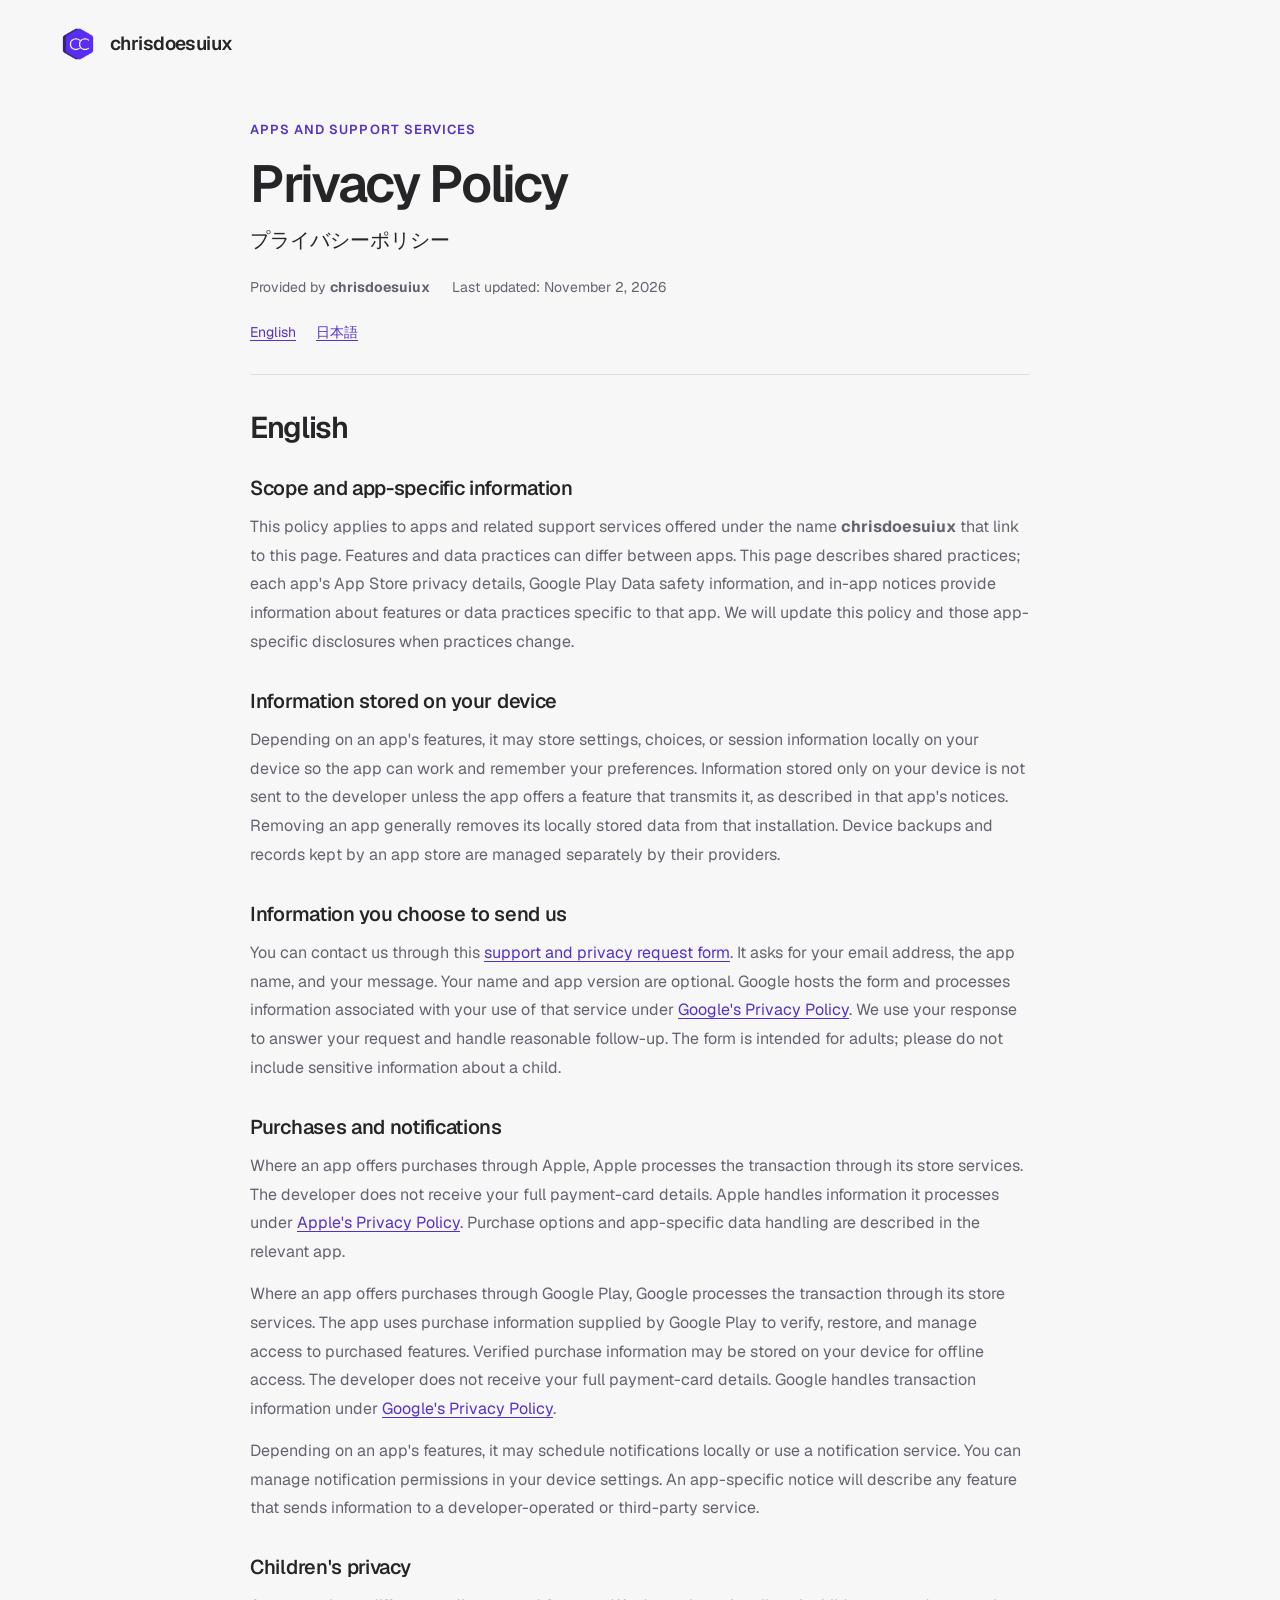
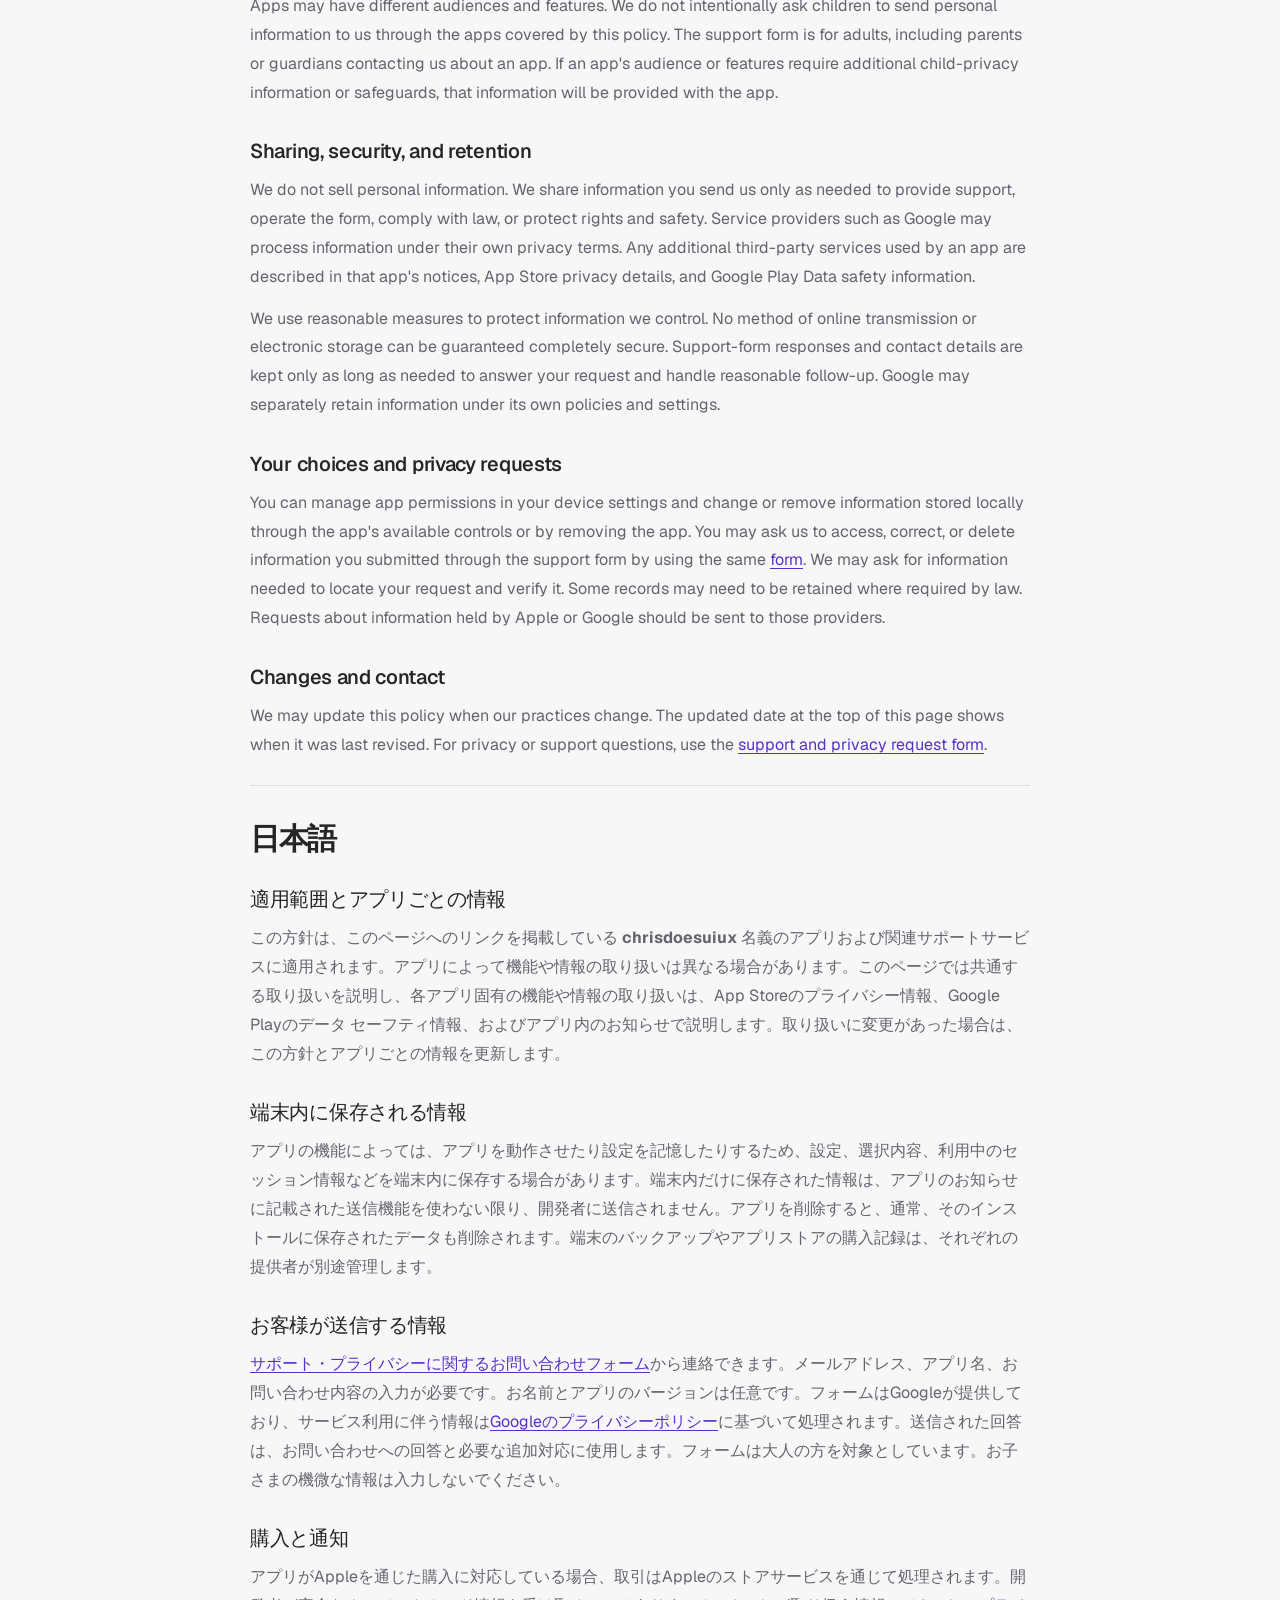
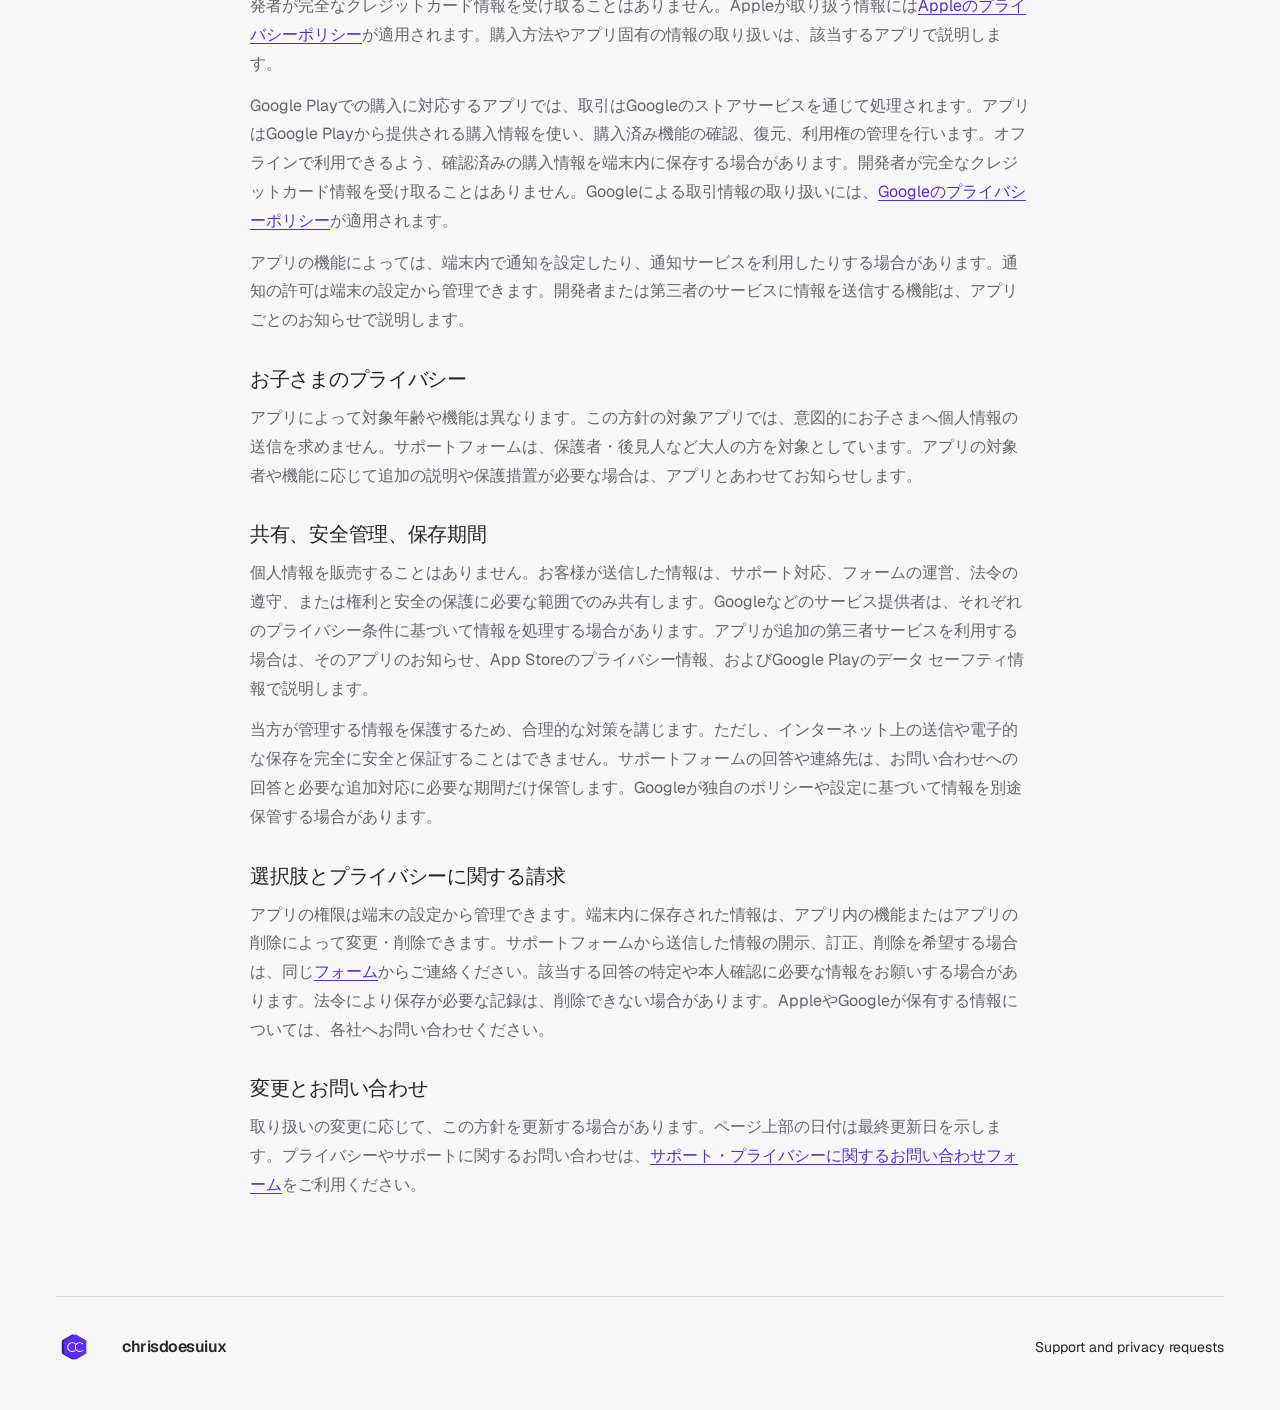
<file: munch-timer-privacy.html>
<!doctype html>
<html lang="en">
<head>
  <meta charset="utf-8">
  <meta name="viewport" content="width=device-width, initial-scale=1">
  <meta http-equiv="refresh" content="0;url=https://chrisdoesuiux.github.io/privacy-policy.html">
  <link rel="canonical" href="https://chrisdoesuiux.github.io/privacy-policy.html">
  <title>Privacy Policy — chrisdoesuiux</title>
</head>
<body>
  <p>This privacy policy has moved. <a href="https://chrisdoesuiux.github.io/privacy-policy.html">Open the current Privacy Policy</a>.</p>
</body>
</html>
</file>
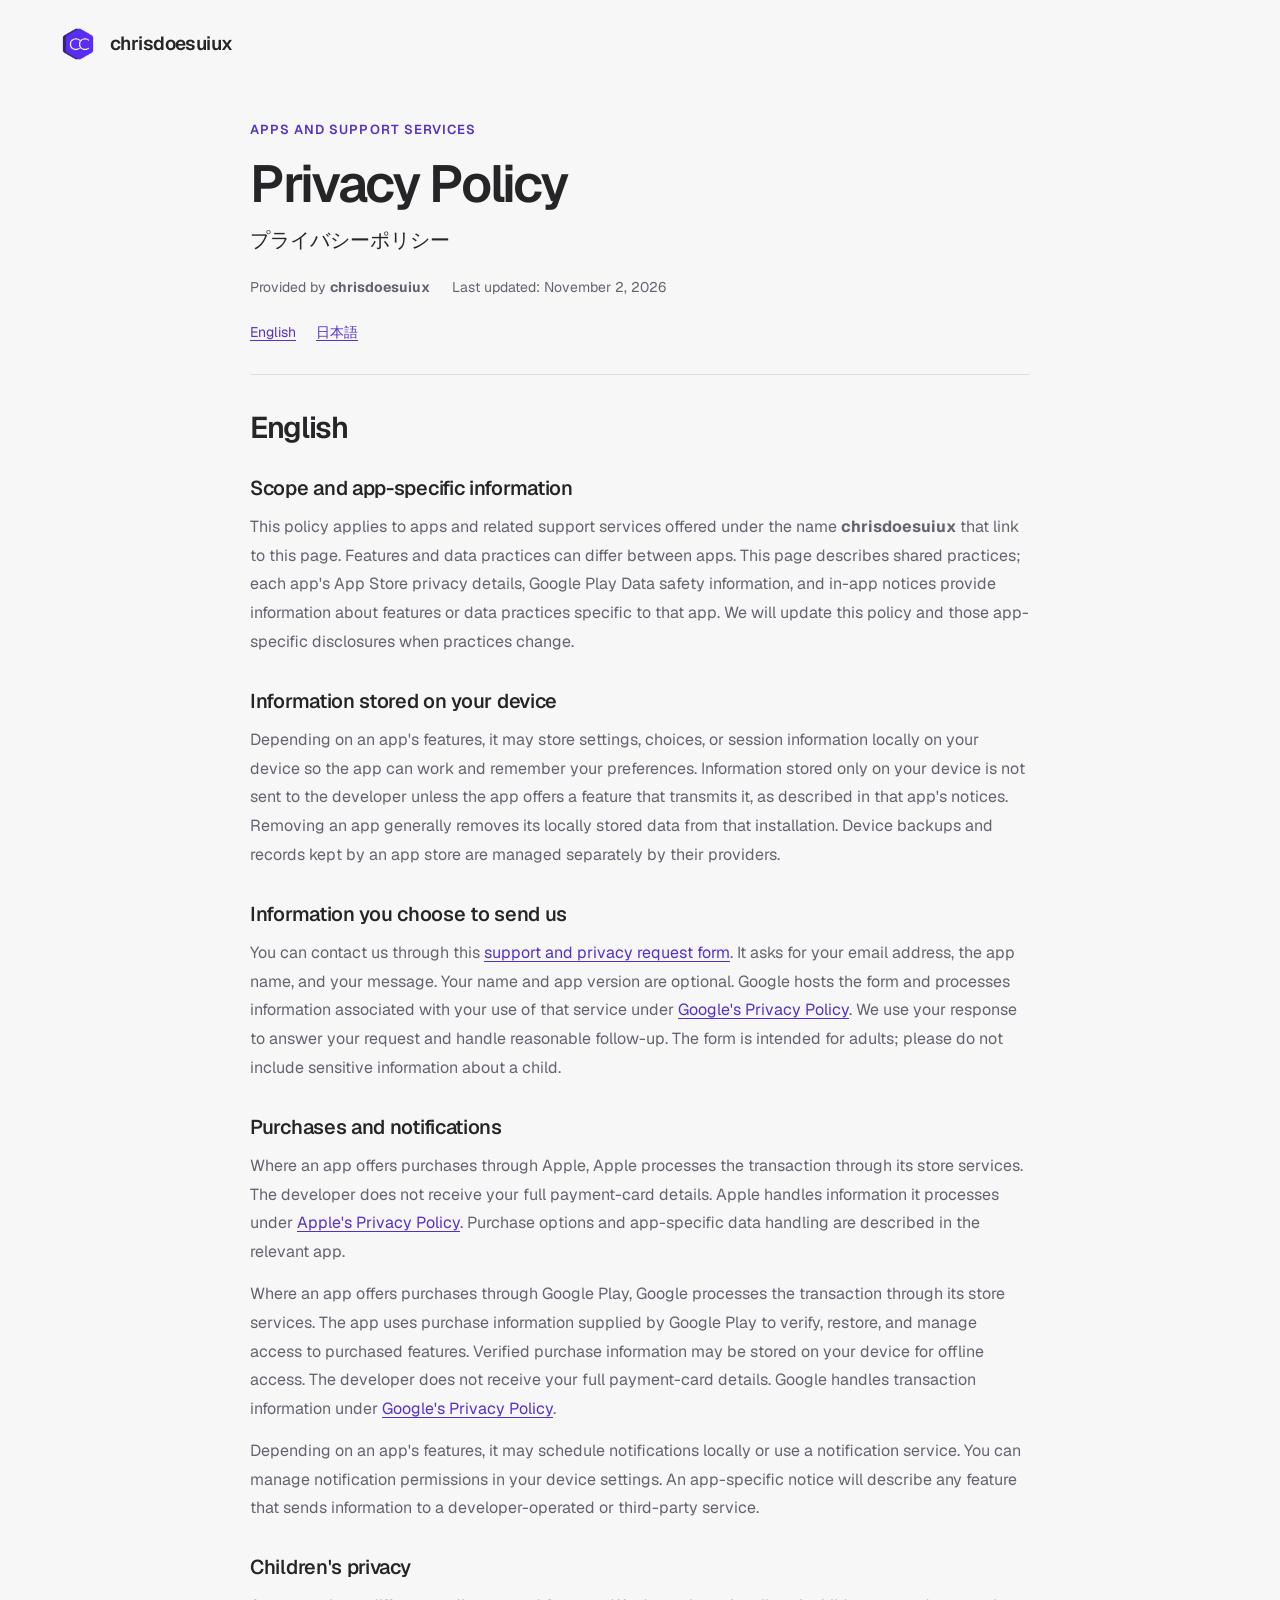
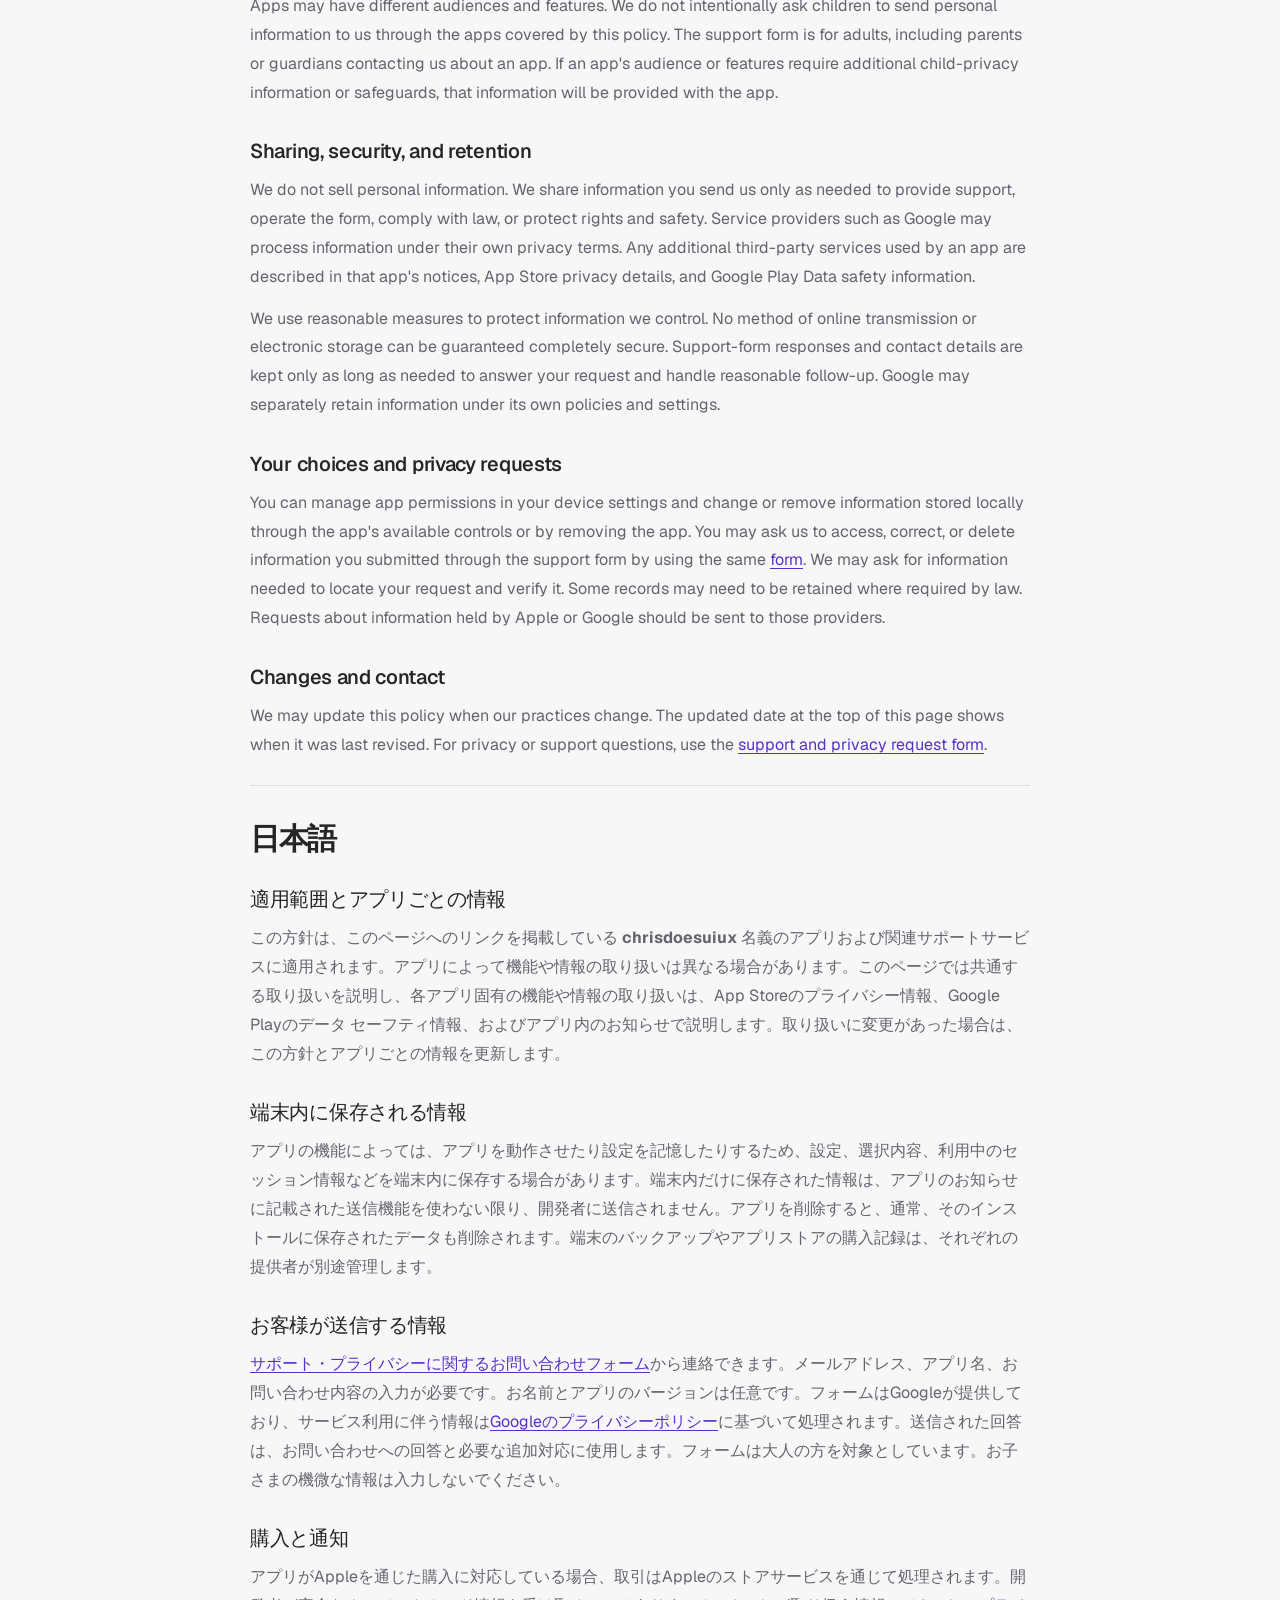
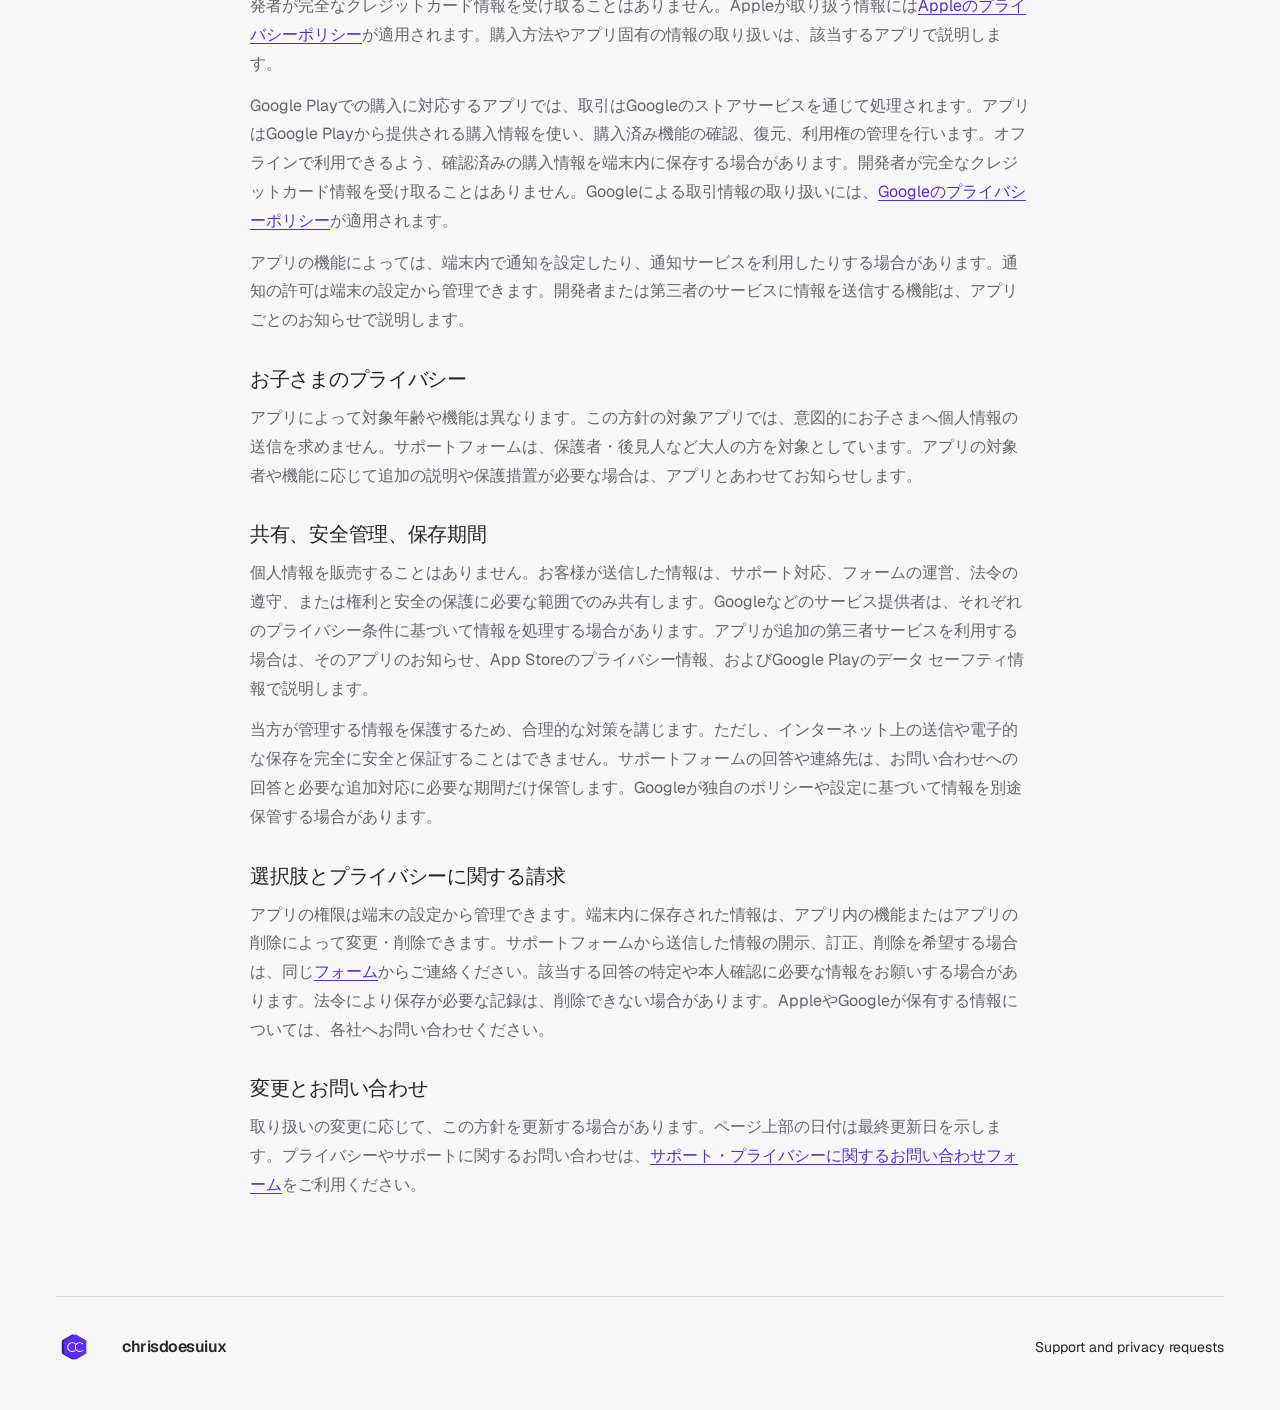
<file: privacy-policy.html>
<!doctype html>
<html lang="en" data-page="policy">
<head>
  <meta charset="utf-8">
  <meta name="viewport" content="width=device-width, initial-scale=1">
  <meta name="description" content="Privacy policy for apps and support services offered by chrisdoesuiux.">
  <meta name="color-scheme" content="light dark">
  <link rel="canonical" href="https://chrisdoesuiux.github.io/privacy-policy.html">
  <title>Privacy Policy — chrisdoesuiux</title>
  <link rel="preload" href="assets/fonts/Geist-Variable.woff2" as="font" type="font/woff2" crossorigin>
  <link rel="stylesheet" href="styles.css?v=privacy-policy-1">
  <style>
    .policy-shell { width:min(780px,calc(100% - 48px)); margin-inline:auto; padding-block:32px 96px; }
    .policy-heading { padding-bottom:30px; border-bottom:1px solid var(--line); }
    .policy-eyebrow { color:var(--accent); font-size:13px; font-weight:600; letter-spacing:.08em; text-transform:uppercase; margin-bottom:14px; }
    .policy-heading h1 { font-size:clamp(36px,5vw,52px); }
    .policy-ja-title { margin-top:12px; font-size:20px; color:var(--ink); }
    .policy-byline { display:flex; flex-wrap:wrap; gap:8px 22px; margin-top:20px; font-size:14px; }
    .policy-byline p { margin:0; }
    .policy-nav { display:flex; gap:20px; margin-top:23px; font-size:14px; }
    .policy-nav a,.policy a { color:var(--accent); text-decoration:underline; text-underline-offset:.18em; }
    .policy-section { padding-top:36px; }
    .policy-section + .policy-section { margin-top:26px; border-top:1px solid var(--line); }
    .policy-section h2 { font-size:30px; margin-bottom:22px; }
    .policy-section h3 { font-size:20px; margin:28px 0 9px; }
    .policy-section p { font-size:16px; line-height:1.8; }
    .policy-section p + p { margin-top:13px; }
    .policy-section ul { padding-left:21px; margin:8px 0 0; }
    .policy-section li { color:var(--muted); font-size:16px; line-height:1.8; }
    @media (max-width:600px) {
      .policy-shell { width:calc(100% - 40px); padding-top:18px; }
      .policy-section h2 { font-size:26px; }
      .policy-section h3 { font-size:18px; }
      .policy-section p,.policy-section li { font-size:15px; }
    }
  </style>
</head>
<body>
  <a class="skip-link" href="#main">Skip to content</a>
  <header class="case-header shell">
    <div class="brand"><img src="assets/profile/chris-mark.png" width="40" height="40" alt=""><span>chrisdoesuiux</span></div>
  </header>
  <main class="policy-shell policy" id="main">
    <header class="policy-heading">
      <p class="policy-eyebrow">Apps and support services</p>
      <h1>Privacy Policy</h1>
      <p class="policy-ja-title" lang="ja">プライバシーポリシー</p>
      <div class="policy-byline">
        <p>Provided by <strong>chrisdoesuiux</strong></p>
        <p>Last updated: November 2, 2026</p>
      </div>
      <nav class="policy-nav" aria-label="Policy languages">
        <a href="#english">English</a>
        <a href="#japanese" lang="ja">日本語</a>
      </nav>
    </header>

    <section class="policy-section" id="english" aria-labelledby="english-heading">
      <h2 id="english-heading">English</h2>

      <h3>Scope and app-specific information</h3>
      <p>This policy applies to apps and related support services offered under the name <strong>chrisdoesuiux</strong> that link to this page. Features and data practices can differ between apps. This page describes shared practices; each app's App Store privacy details, Google Play Data safety information, and in-app notices provide information about features or data practices specific to that app. We will update this policy and those app-specific disclosures when practices change.</p>

      <h3>Information stored on your device</h3>
      <p>Depending on an app's features, it may store settings, choices, or session information locally on your device so the app can work and remember your preferences. Information stored only on your device is not sent to the developer unless the app offers a feature that transmits it, as described in that app's notices. Removing an app generally removes its locally stored data from that installation. Device backups and records kept by an app store are managed separately by their providers.</p>

      <h3>Information you choose to send us</h3>
      <p>You can contact us through this <a href="https://forms.gle/xtNyufLTJk4BMC6y8">support and privacy request form</a>. It asks for your email address, the app name, and your message. Your name and app version are optional. Google hosts the form and processes information associated with your use of that service under <a href="https://policies.google.com/privacy">Google's Privacy Policy</a>. We use your response to answer your request and handle reasonable follow-up. The form is intended for adults; please do not include sensitive information about a child.</p>

      <h3>Purchases and notifications</h3>
      <p>Where an app offers purchases through Apple, Apple processes the transaction through its store services. The developer does not receive your full payment-card details. Apple handles information it processes under <a href="https://www.apple.com/legal/privacy/">Apple's Privacy Policy</a>. Purchase options and app-specific data handling are described in the relevant app.</p>
      <p>Where an app offers purchases through Google Play, Google processes the transaction through its store services. The app uses purchase information supplied by Google Play to verify, restore, and manage access to purchased features. Verified purchase information may be stored on your device for offline access. The developer does not receive your full payment-card details. Google handles transaction information under <a href="https://policies.google.com/privacy">Google's Privacy Policy</a>.</p>
      <p>Depending on an app's features, it may schedule notifications locally or use a notification service. You can manage notification permissions in your device settings. An app-specific notice will describe any feature that sends information to a developer-operated or third-party service.</p>

      <h3>Children's privacy</h3>
      <p>Apps may have different audiences and features. We do not intentionally ask children to send personal information to us through the apps covered by this policy. The support form is for adults, including parents or guardians contacting us about an app. If an app's audience or features require additional child-privacy information or safeguards, that information will be provided with the app.</p>

      <h3>Sharing, security, and retention</h3>
      <p>We do not sell personal information. We share information you send us only as needed to provide support, operate the form, comply with law, or protect rights and safety. Service providers such as Google may process information under their own privacy terms. Any additional third-party services used by an app are described in that app's notices, App Store privacy details, and Google Play Data safety information.</p>
      <p>We use reasonable measures to protect information we control. No method of online transmission or electronic storage can be guaranteed completely secure. Support-form responses and contact details are kept only as long as needed to answer your request and handle reasonable follow-up. Google may separately retain information under its own policies and settings.</p>

      <h3>Your choices and privacy requests</h3>
      <p>You can manage app permissions in your device settings and change or remove information stored locally through the app's available controls or by removing the app. You may ask us to access, correct, or delete information you submitted through the support form by using the same <a href="https://forms.gle/xtNyufLTJk4BMC6y8">form</a>. We may ask for information needed to locate your request and verify it. Some records may need to be retained where required by law. Requests about information held by Apple or Google should be sent to those providers.</p>

      <h3>Changes and contact</h3>
      <p>We may update this policy when our practices change. The updated date at the top of this page shows when it was last revised. For privacy or support questions, use the <a href="https://forms.gle/xtNyufLTJk4BMC6y8">support and privacy request form</a>.</p>
    </section>

    <section class="policy-section" id="japanese" lang="ja" aria-labelledby="japanese-heading">
      <h2 id="japanese-heading">日本語</h2>

      <h3>適用範囲とアプリごとの情報</h3>
      <p>この方針は、このページへのリンクを掲載している <strong>chrisdoesuiux</strong> 名義のアプリおよび関連サポートサービスに適用されます。アプリによって機能や情報の取り扱いは異なる場合があります。このページでは共通する取り扱いを説明し、各アプリ固有の機能や情報の取り扱いは、App Storeのプライバシー情報、Google Playのデータ セーフティ情報、およびアプリ内のお知らせで説明します。取り扱いに変更があった場合は、この方針とアプリごとの情報を更新します。</p>

      <h3>端末内に保存される情報</h3>
      <p>アプリの機能によっては、アプリを動作させたり設定を記憶したりするため、設定、選択内容、利用中のセッション情報などを端末内に保存する場合があります。端末内だけに保存された情報は、アプリのお知らせに記載された送信機能を使わない限り、開発者に送信されません。アプリを削除すると、通常、そのインストールに保存されたデータも削除されます。端末のバックアップやアプリストアの購入記録は、それぞれの提供者が別途管理します。</p>

      <h3>お客様が送信する情報</h3>
      <p><a href="https://forms.gle/xtNyufLTJk4BMC6y8">サポート・プライバシーに関するお問い合わせフォーム</a>から連絡できます。メールアドレス、アプリ名、お問い合わせ内容の入力が必要です。お名前とアプリのバージョンは任意です。フォームはGoogleが提供しており、サービス利用に伴う情報は<a href="https://policies.google.com/privacy">Googleのプライバシーポリシー</a>に基づいて処理されます。送信された回答は、お問い合わせへの回答と必要な追加対応に使用します。フォームは大人の方を対象としています。お子さまの機微な情報は入力しないでください。</p>

      <h3>購入と通知</h3>
      <p>アプリがAppleを通じた購入に対応している場合、取引はAppleのストアサービスを通じて処理されます。開発者が完全なクレジットカード情報を受け取ることはありません。Appleが取り扱う情報には<a href="https://www.apple.com/legal/privacy/">Appleのプライバシーポリシー</a>が適用されます。購入方法やアプリ固有の情報の取り扱いは、該当するアプリで説明します。</p>
      <p>Google Playでの購入に対応するアプリでは、取引はGoogleのストアサービスを通じて処理されます。アプリはGoogle Playから提供される購入情報を使い、購入済み機能の確認、復元、利用権の管理を行います。オフラインで利用できるよう、確認済みの購入情報を端末内に保存する場合があります。開発者が完全なクレジットカード情報を受け取ることはありません。Googleによる取引情報の取り扱いには、<a href="https://policies.google.com/privacy">Googleのプライバシーポリシー</a>が適用されます。</p>
      <p>アプリの機能によっては、端末内で通知を設定したり、通知サービスを利用したりする場合があります。通知の許可は端末の設定から管理できます。開発者または第三者のサービスに情報を送信する機能は、アプリごとのお知らせで説明します。</p>

      <h3>お子さまのプライバシー</h3>
      <p>アプリによって対象年齢や機能は異なります。この方針の対象アプリでは、意図的にお子さまへ個人情報の送信を求めません。サポートフォームは、保護者・後見人など大人の方を対象としています。アプリの対象者や機能に応じて追加の説明や保護措置が必要な場合は、アプリとあわせてお知らせします。</p>

      <h3>共有、安全管理、保存期間</h3>
      <p>個人情報を販売することはありません。お客様が送信した情報は、サポート対応、フォームの運営、法令の遵守、または権利と安全の保護に必要な範囲でのみ共有します。Googleなどのサービス提供者は、それぞれのプライバシー条件に基づいて情報を処理する場合があります。アプリが追加の第三者サービスを利用する場合は、そのアプリのお知らせ、App Storeのプライバシー情報、およびGoogle Playのデータ セーフティ情報で説明します。</p>
      <p>当方が管理する情報を保護するため、合理的な対策を講じます。ただし、インターネット上の送信や電子的な保存を完全に安全と保証することはできません。サポートフォームの回答や連絡先は、お問い合わせへの回答と必要な追加対応に必要な期間だけ保管します。Googleが独自のポリシーや設定に基づいて情報を別途保管する場合があります。</p>

      <h3>選択肢とプライバシーに関する請求</h3>
      <p>アプリの権限は端末の設定から管理できます。端末内に保存された情報は、アプリ内の機能またはアプリの削除によって変更・削除できます。サポートフォームから送信した情報の開示、訂正、削除を希望する場合は、同じ<a href="https://forms.gle/xtNyufLTJk4BMC6y8">フォーム</a>からご連絡ください。該当する回答の特定や本人確認に必要な情報をお願いする場合があります。法令により保存が必要な記録は、削除できない場合があります。AppleやGoogleが保有する情報については、各社へお問い合わせください。</p>

      <h3>変更とお問い合わせ</h3>
      <p>取り扱いの変更に応じて、この方針を更新する場合があります。ページ上部の日付は最終更新日を示します。プライバシーやサポートに関するお問い合わせは、<a href="https://forms.gle/xtNyufLTJk4BMC6y8">サポート・プライバシーに関するお問い合わせフォーム</a>をご利用ください。</p>
    </section>
  </main>
  <footer class="site-footer shell">
    <div class="brand"><img src="assets/profile/chris-mark.png" width="36" height="36" alt=""><span>chrisdoesuiux</span></div>
    <a href="https://forms.gle/xtNyufLTJk4BMC6y8">Support and privacy requests</a>
  </footer>
</body>
</html>
</file>
<file: styles.css>
@font-face { font-family: Geist; src: url('assets/fonts/Geist-Variable.woff2') format('woff2'); font-style: normal; font-weight: 100 900; font-display: swap; }
/* Layer scale: content 0; chapter navigation 10; back rail 20; dialog top layer. */
:root { color-scheme: light; --bg:#f7f7f8; --ink:#252528; --muted:#64646f; --line:#dedee5; --accent:#5730c9; --stage:#ece5fc; --paper:#fff; --soft:#efeff2; --shadow:0 18px 45px #4c337317; --radius:16px; --ease:cubic-bezier(.22,1,.36,1); }
@media (prefers-color-scheme:dark) { :root:not([data-theme=light]) { color-scheme:dark; --bg:#19191d; --ink:#f1f1f4; --muted:#b0b0bd; --line:#38383f; --accent:#b6a0ff; --stage:#2a243a; --paper:#222227; --soft:#25252c; --shadow:0 18px 45px #0b07172e; } }
:root[data-theme=dark] { color-scheme:dark; --bg:#19191d; --ink:#f1f1f4; --muted:#b0b0bd; --line:#38383f; --accent:#b6a0ff; --stage:#2a243a; --paper:#222227; --soft:#25252c; --shadow:0 18px 45px #0b07172e; }
* { box-sizing:border-box; }
html { scroll-behavior:smooth; scroll-padding-top:95px; }
body { margin:0; background:var(--bg); color:var(--ink); font-family:Geist,'Hiragino Sans',system-ui,sans-serif; font-size:17px; line-height:1.6; -webkit-font-smoothing:antialiased; }
a { color:inherit; text-decoration:none; }
button { font:inherit; color:inherit; cursor:pointer; }
button:active,a:active { transform:translateY(1px); }
a:focus-visible,button:focus-visible { outline:3px solid var(--accent); outline-offset:6px; }
[hidden] { display:none!important; }
img { display:block; max-width:100%; height:auto; }
h1,h2,h3,h4,p { margin:0; }
h1,h2 { font-weight:600; letter-spacing:-.045em; line-height:1.1; }
h1 { font-size:clamp(36px,4.05vw,60px); }
h2 { font-size:clamp(32px,3.6vw,52px); }
h3 { font-size:20px; font-weight:550; letter-spacing:-.015em; }
h4 { font-size:18px; font-weight:550; }
p { color:var(--muted); }
.shell { width:min(1200px,calc(100% - 112px)); margin-inline:auto; }
.sr-only { position:absolute; width:1px; height:1px; padding:0; margin:-1px; overflow:hidden; clip:rect(0,0,0,0); white-space:nowrap; border:0; }
.skip-link { position:fixed; left:16px; top:12px; transform:translateY(-200%); background:var(--paper); padding:12px 18px; z-index:30; }
.skip-link:focus { transform:none; }
.icon { display:inline-block; flex-shrink:0; width:22px; height:22px; background:currentColor; mask:var(--icon) center/contain no-repeat; -webkit-mask:var(--icon) center/contain no-repeat; }
.icon-arrow-right { --icon:url('assets/icons/arrow-right.svg'); }
.icon-arrow-left { --icon:url('assets/icons/arrow-left.svg'); }
.icon-arrow-up-right { --icon:url('assets/icons/arrow-up-right.svg'); }
.icon-arrows-out { --icon:url('assets/icons/arrows-out.svg'); }
.icon-x { --icon:url('assets/icons/x.svg'); }
.icon-sun { --icon:url('assets/icons/sun.svg'); }
.icon-moon { --icon:url('assets/icons/moon.svg'); }
.icon-pen-nib { --icon:url('assets/icons/pen-nib.svg'); }
.icon-code { --icon:url('assets/icons/code.svg'); }
.site-header,.case-header { display:flex; align-items:center; justify-content:space-between; height:96px; }
.brand { display:flex; align-items:center; gap:10px; font-size:19px; font-weight:600; letter-spacing:-.03em; }
.brand img { width:44px; height:44px; object-fit:contain; }
.site-header nav,.header-right { display:flex; align-items:center; gap:32px; }
.site-header nav a { font-size:15px; color:var(--muted); padding-block:12px; }
.site-header nav a:hover { color:var(--accent); }
.icon-button { border:0; background:var(--soft); width:38px; height:38px; border-radius:50%; display:inline-grid; place-items:center; }
.icon-button .icon { width:18px; height:18px; }
.text-link { display:inline-flex; align-items:center; gap:15px; color:var(--accent); font-weight:550; font-size:17px; white-space:nowrap; }
.text-link .icon { transition:transform .25s var(--ease); }
.text-link:hover .icon { transform:translateX(5px); }
.hero { position:relative; display:grid; grid-template-columns:minmax(0,1fr) 310px; gap:56px; align-items:center; min-height:520px; padding-block:24px 70px; }
.hero-copy { position:relative; z-index:1; }
.hero h1 { font-size:clamp(38px,3.9vw,56px); }
.hero-copy p { max-width:550px; margin-top:23px; font-size:18px; line-height:1.65; }
.hero-product { color:var(--accent); }
.hero-team { position:relative; display:inline-block; }
.hero-team::after { content:''; position:absolute; left:0; right:0; bottom:-.08em; height:4px; border-radius:50%; background:var(--accent); transform-origin:left; }
.hero-role { white-space:nowrap; }
.hero-role .icon { color:var(--accent); width:20px; height:20px; vertical-align:-3px; margin-right:6px; }
/* The badge is a code-native physical-card treatment, not an employer credential.
   Badge 20px; inset portrait 12px; standard media/control radii remain unchanged. */
.badge-scene { width:310px; height:425px; display:grid; place-items:center; }
.badge-assembly { position:relative; width:280px; padding-top:65px; transform:rotate(5deg); transform-origin:50% 0; transition:transform .65s var(--ease); }
.badge-assembly:has(.id-badge:hover),.badge-assembly:focus-within { transform:rotate(-2deg) translateY(-4px); }
.badge-ribbon { position:absolute; width:29px; height:50px; left:calc(50% - 14.5px); top:0; border-radius:0 0 4px 4px; background:#5730c9; border-inline:2px solid #ffffff24; box-shadow:inset 0 0 0 1px #2f196328; }
.badge-ribbon::after { content:''; position:absolute; width:19px; height:18px; left:3px; bottom:-10px; border:3px solid #b5b6bf; border-radius:5px; background:var(--bg); }
.badge-clip { position:absolute; width:14px; height:36px; left:calc(50% - 7px); top:44px; z-index:1; border:1px solid #777983; border-radius:4px; background:linear-gradient(90deg,#aaaab2,#eeeeef 40%,#b7b8c0 80%); box-shadow:1px 2px 3px #2925361c; }
.badge-clip::after { content:''; position:absolute; width:22px; height:15px; left:-5px; bottom:-7px; border:3px solid #aaaab2; border-radius:3px 3px 8px 8px; background:transparent; }
.id-badge { display:block; position:relative; padding:25px 13px 15px; border-radius:20px; border:1px solid var(--line); background:var(--paper); box-shadow:0 18px 35px #4c337320,0 3px 8px #4c337309; }
.badge-slot { position:absolute; left:calc(50% - 21px); top:10px; width:42px; height:7px; border-radius:99px; background:var(--bg); box-shadow:inset 0 1px 2px #25252828; }
.badge-photo { height:235px; border-radius:12px; background:var(--stage); display:grid; place-items:center; overflow:hidden; }
.badge-photo .hero-character { width:235px; height:235px; object-fit:contain; }
.badge-info { padding:15px 4px 0; }
.badge-info .badge-name { font-size:24px; font-weight:550; color:var(--ink); letter-spacing:-.035em; line-height:1.25; }
.badge-info .badge-role { font-size:12px; line-height:1.6; margin-top:4px; }
.badge-bottom { display:flex; justify-content:space-between; align-items:center; gap:10px; margin-top:13px; font-size:12px; color:var(--muted); }
.badge-connect { display:inline-flex; align-items:center; gap:5px; color:var(--accent); font-size:13px; font-weight:550; }
.badge-connect .icon { width:16px; height:16px; transition:transform .25s var(--ease); }

.work-section { padding-top:35px; }
.section-label { font-size:12px; font-weight:600; line-height:1.6; text-transform:uppercase; letter-spacing:.12em; color:var(--muted); margin-bottom:18px; }
/* One folder per project. The three-column gallery stays ready for approved projects;
   no duplicate or fictional work is used to fill it. Fan-out reveals breadth. */
.project-gallery { display:grid; grid-template-columns:repeat(3,minmax(0,1fr)); gap:70px; margin-top:78px; }
.project-card { position:relative; min-width:0; --fan:0; }
.project-folder { position:relative; height:325px; isolation:isolate; }
.project-peek { position:absolute; inset:0 0 95px; width:100%; border:0; padding:0; background:transparent; border-radius:var(--radius); }
.project-screens { position:absolute; inset:0; display:block; pointer-events:none; }
.project-screen { position:absolute; width:calc(100% - 18px); left:9px; top:78px; height:185px; object-fit:cover; object-position:top left; border-radius:8px; border:1px solid var(--line); box-shadow:var(--shadow); transition:transform .65s var(--ease); }
.screen-left { transform:translate(-4px,2px) rotate(-6deg); }
.screen-right { transform:translate(5px,-4px) rotate(5deg); }
.screen-front { transform:translateY(7px); }
.project-cover { position:absolute; inset:174px 0 0; display:block; z-index:1; background:var(--bg); border-radius:0 18px 18px 18px; padding:21px 25px; transform-origin:50% 90%; transition:transform .65s var(--ease),box-shadow .35s; }
.project-cover::before { content:''; position:absolute; width:48%; height:24px; left:0; top:-23px; background:inherit; border-radius:24px 28px 0 0; }
.project-cover::after { content:''; position:absolute; width:24px; height:24px; left:48%; top:-24px; background:radial-gradient(circle at 100% 0,transparent 24px,var(--bg) 24.5px); }
.project-kind,.project-stage-label { display:block; font-size:13px; line-height:1.6; }
.project-stage-label { color:var(--muted); }
.project-cover h3 { display:flex; align-items:center; justify-content:space-between; margin-top:29px; font-size:28px; line-height:1.15; font-weight:550; letter-spacing:-.04em; }
.project-cover h3 .icon { width:20px; height:20px; opacity:0; transition:opacity .3s,transform .3s var(--ease); }
.project-card-details { padding:38px 25px 0; opacity:0; visibility:hidden; transform:translateY(8px); transition:opacity .35s,transform .45s var(--ease); }
.project-card-details p { font-size:14px; line-height:1.5; max-width:280px; }
.project-card-details .project-role { margin-top:10px; font-size:13px; }
.project-role strong { color:var(--ink); font-weight:500; margin-left:9px; }
.project-card-details .text-link { font-size:13px; margin-top:16px; gap:10px; }
.project-card-details .icon { width:17px; height:17px; }
.project-card:has(:focus-visible) { --fan:1; }
@media (min-width:768px) and (hover:hover) and (pointer:fine) { .project-card:hover { --fan:1; } }
.screen-left { transform:translate(calc(-4px - var(--fan)*24px),calc(2px - var(--fan)*56px)) rotate(calc(-6deg - var(--fan)*9deg)); }
.screen-right { transform:translate(calc(5px + var(--fan)*23px),calc(-4px - var(--fan)*95px)) rotate(calc(5deg + var(--fan)*5deg)); }
.screen-front { transform:translateY(calc(7px - var(--fan)*50px)) rotate(calc(var(--fan)*-2deg)); }
.project-cover { transform:translateY(calc(var(--fan)*12px)) rotate(calc(var(--fan)*-5deg)); box-shadow:0 calc(var(--fan)*20px) calc(var(--fan)*38px) #4c337317; }
.project-card:has(:focus-visible) .project-card-details { opacity:1; visibility:visible; transform:none; }
.project-card:has(:focus-visible) .project-cover h3 .icon { opacity:1; transform:translate(2px,-2px); }
@media (min-width:768px) and (hover:hover) and (pointer:fine) {
  .project-card:hover .project-card-details { opacity:1; visibility:visible; transform:none; }
  .project-card:hover .project-cover h3 .icon { opacity:1; transform:translate(2px,-2px); }
}
.about-section { display:grid; grid-template-columns:1.05fr 1fr; gap:110px; padding-top:145px; }
.about-copy h2 { margin-bottom:27px; }
.about-copy p:not(.section-label) { margin-bottom:23px; max-width:490px; line-height:1.75; }
.experience { padding-top:0; }
.career-list { list-style:none; padding:0; margin:0; display:grid; gap:26px; }
.career-list li { display:grid; grid-template-columns:115px 1fr; gap:14px; }
.career-year { font-size:12px; color:var(--muted); padding-top:4px; white-space:nowrap; }
.career-list a { color:var(--accent); }
.career-list p { font-size:14px; margin-top:4px; }
.outcome { display:flex; gap:22px; align-items:center; border-top:1px solid var(--line); margin-top:35px; padding-top:25px; }
.outcome-value { font-size:59px; letter-spacing:-.07em; line-height:1.1; font-weight:600; color:var(--accent); }
.outcome p:last-child { font-size:14px; line-height:1.6; }
.outcome strong { font-size:18px; color:var(--ink); font-weight:550; }
.resume-section { display:grid; grid-template-columns:minmax(0,1.35fr) minmax(0,.75fr); gap:110px; padding-top:250px; padding-bottom:100px; }
.resume-section h2 { font-size:40px; margin-bottom:27px; }
.letter-body { max-width:620px; }
.letter-body p { font-size:17px; line-height:1.8; }
.letter-body p+p { margin-top:23px; }
.resume-contact { align-self:start; padding-top:38px; }
.resume-contact h3 { font-size:24px; font-weight:550; letter-spacing:-.025em; margin-bottom:17px; }
.resume-contact>p { font-size:15px; line-height:1.75; max-width:330px; }
.contact-methods { display:grid; margin-top:27px; }
.contact-methods a { display:flex; justify-content:space-between; align-items:center; gap:18px; border-bottom:1px solid var(--line); padding-block:18px; font-size:16px; font-weight:500; }
.contact-methods a:first-child { padding-top:0; }
.contact-methods strong { font-weight:500; }
.contact-detail { display:block; margin-top:4px; font-size:13px; font-weight:400; color:var(--muted); overflow-wrap:anywhere; }
.contact-methods .icon { width:20px; height:20px; transition:transform .25s var(--ease); }
.contact-methods a:hover { color:var(--accent); }
.contact-methods a:hover .icon { transform:translate(3px,-3px); }
.site-footer { display:flex; align-items:center; justify-content:space-between; gap:30px; border-top:1px solid var(--line); padding-block:32px 45px; font-size:14px; }
.site-footer .brand { font-size:16px; }
.site-footer .brand img { width:36px; height:36px; }
.site-footer>div { display:flex; gap:30px; align-items:center; }
.site-footer a:not(.brand) { display:inline-flex; align-items:center; gap:6px; }
.site-footer a:hover { color:var(--accent); }
.site-footer .icon { width:16px; height:16px; }
/* Case-study reading surface. Native links also work without JavaScript. */
.case-header { height:88px; }
.back-link { display:inline-flex; align-items:center; gap:12px; font-size:15px; }
.back-link:hover { color:var(--accent); }
.case-hero { padding-top:42px; padding-bottom:30px; }
.case-name { font-size:16px; font-weight:550; color:var(--accent); margin-bottom:18px; }
.case-hero h1 { font-size:clamp(38px,4.6vw,66px); max-width:960px; }
.case-summary { font-size:20px; margin-top:22px; max-width:840px; }
.case-facts { display:grid; grid-template-columns:1fr 1fr 1fr; gap:30px; margin-block:48px 5px; }
.case-facts>div { border-left:1px solid var(--line); padding-left:24px; }
.case-facts>div:first-child { border:0; padding-left:0; }
.case-facts dt { font-size:13px; font-weight:550; margin-bottom:7px; }
.case-facts dd { margin:0; color:var(--muted); font-size:16px; }
.chapter-nav { position:sticky; top:0; z-index:10; background:var(--bg); display:flex; gap:36px; padding-block:16px 0; margin-bottom:22px; border-bottom:1px solid var(--line); }
.chapter-nav a { font-size:14px; color:var(--muted); padding-bottom:12px; border-bottom:2px solid transparent; white-space:nowrap; }
.chapter-nav a[aria-current=location],.chapter-nav a:hover { color:var(--accent); border-color:var(--accent); }
.case-cover { margin:0; }
.image-expander { position:relative; display:block; border:0; padding:0; background:transparent; text-align:left; width:100%; border-radius:8px; overflow:hidden; line-height:0; }
.case-cover .image-expander { background:var(--stage); padding:36px; border-radius:var(--radius); }
.case-cover img { width:100%; max-height:740px; object-fit:cover; object-position:top; border-radius:7px; box-shadow:var(--shadow); }
.case-product-pair { display:grid; grid-template-columns:1fr 1fr; align-items:end; gap:44px; background:var(--stage); border-radius:var(--radius); padding:40px 80px; }
.case-product-pair figure { margin:0; min-width:0; }
.case-product-pair .image-expander { display:grid; justify-items:center; border-radius:0; }
.case-product-pair img { width:auto; max-height:540px; object-fit:contain; }
.media-caption { font-size:13px; line-height:1.5; margin-top:14px; }
.case-comparison { display:grid; grid-template-columns:1fr 1fr; gap:36px; align-items:start; }
.case-comparison .image-expander { display:grid; place-items:center; min-height:490px; }
.case-comparison img { width:auto; max-height:490px; object-fit:contain; }
.system-figure .image-expander { background:#fff; display:grid; place-items:center; }
.screen-figure.system-figure img { width:auto; max-height:650px; object-fit:contain; }
.case-result { display:grid; grid-template-columns:150px minmax(0,1fr); gap:30px; align-items:center; margin-top:38px; padding-block:30px; border-block:1px solid var(--line); }
.case-result-value { font-size:64px; font-weight:600; line-height:1.1; letter-spacing:-.055em; color:var(--accent); }
.case-result h3 { font-size:23px; margin-bottom:8px; }
.case-result div p { font-size:15px; max-width:660px; line-height:1.7; }
.alignment-story { max-width:850px; margin-top:58px; scroll-margin-top:80px; }
.alignment-story h3 { font-size:32px; font-weight:600; letter-spacing:-.035em; line-height:1.2; margin-bottom:22px; }
.alignment-story>p { font-size:17px; line-height:1.75; max-width:780px; margin-bottom:18px; }
.alignment-decisions { margin:28px 0; border-top:1px solid var(--line); }
.alignment-decisions>div { display:grid; grid-template-columns:125px minmax(0,1fr); gap:25px; padding-block:18px; border-bottom:1px solid var(--line); }
.alignment-decisions dt { font-size:15px; font-weight:550; }
.alignment-decisions dd { margin:0; font-size:16px; line-height:1.7; color:var(--muted); }
.alignment-impact strong { color:var(--ink); font-weight:550; }
.alignment-story>p:last-child { margin-bottom:0; }
figcaption { font-size:13px; color:var(--muted); line-height:1.5; margin-top:14px; }
.expand-affordance { position:absolute; bottom:18px; right:18px; display:grid; place-items:center; width:40px; height:40px; border:1px solid #dedee5; border-radius:50%; background:#fff; color:#252528; box-shadow:0 2px 10px #3331; opacity:.85; transition:opacity .2s,transform .2s; }
.image-expander:hover .expand-affordance { opacity:1; transform:scale(1.06); }
.case-section { padding-top:110px; scroll-margin-top:80px; }
.case-editorial { display:grid; grid-template-columns:1fr 1fr; gap:100px; align-items:start; margin-bottom:42px; }
.case-editorial h2 { font-size:40px; max-width:490px; }
.case-editorial p { font-size:17px; line-height:1.75; margin-bottom:18px; }
.ai-search-toolbar { display:flex; justify-content:space-between; align-items:center; gap:16px; margin-bottom:12px; }
.ai-search-toolbar p { margin:0; color:var(--muted); font-size:14px; font-weight:550; }
.ai-search-reset { border:1px solid var(--line); border-radius:999px; background:var(--paper); padding:8px 13px; color:var(--ink); font-size:13px; font-weight:550; transition:border-color .2s,background .2s; }
.ai-search-reset:hover { border-color:var(--accent); background:var(--soft); }
.ai-search-demo { overflow:hidden; border:1px solid var(--line); border-radius:var(--radius); background:#fff; box-shadow:0 12px 36px #2221; }
.ai-search-demo iframe { display:block; width:100%; height:min(86vh, 920px); min-height:720px; border:0; background:#fff; }
.ai-search-caption { margin:13px 0 0; color:var(--muted); font-size:13px; line-height:1.6; }
.ai-search-links { display:flex; flex-wrap:wrap; gap:16px 28px; margin-top:20px; }
.process-notes { display:grid; grid-template-columns:1fr 1fr 1fr; gap:45px; margin-bottom:68px; }
.process-notes h3 { font-size:17px; margin-bottom:13px; }
.process-notes p { font-size:15px; line-height:1.7; }
.image-heading { font-size:32px; font-weight:600; letter-spacing:-.035em; margin-bottom:28px; }
.screen-figure { margin:0; }
.case-list-figure { margin-bottom:42px; }
.screen-figure .image-expander { border:1px solid var(--line); background:var(--paper); padding:24px; border-radius:var(--radius); }
.screen-figure img { width:100%; border-radius:4px; }
.wireframe-figure img { max-height:660px; object-fit:cover; object-position:top; }
.document-figure img { aspect-ratio:1440/570; object-fit:cover; object-position:top; }
.foundations-layout { display:grid; grid-template-columns:1fr 1fr; gap:64px; align-items:center; }
.logo-stage { display:grid; place-items:center; background:#fff; border-radius:var(--radius); padding:60px 30px; min-height:220px; border:1px solid var(--line); }
.logo-stage img { width:340px; max-width:100%; }
.foundation-copy h3 { margin-bottom:17px; }
.foundation-copy p { font-size:16px; margin-bottom:20px; }
.foundation-copy p:last-child { margin-bottom:0; }
.visual-style-work { border-top:1px solid var(--line); margin-top:72px; padding-top:55px; }
.visual-style-intro { max-width:760px; margin-bottom:32px; }
.visual-style-intro h3 { font-size:32px; font-weight:600; letter-spacing:-.035em; line-height:1.2; margin-bottom:20px; }
.visual-style-intro p { font-size:17px; line-height:1.75; }
.foundation-decisions { display:grid; grid-template-columns:repeat(3,minmax(0,1fr)); gap:32px; margin:0 0 35px; }
.foundation-decisions dt { font-size:13px; font-weight:550; margin-bottom:7px; }
.foundation-decisions dd { margin:0; font-size:15px; line-height:1.6; color:var(--muted); }
.typography-figure .image-expander { background:#fff; }
.palette-heading { margin-top:46px; margin-bottom:25px; }
.palette-heading h4 { font-size:22px; letter-spacing:-.02em; margin-bottom:10px; }
.palette-heading p { font-size:15px; }
.palette-directions { display:grid; grid-template-columns:repeat(3,minmax(0,1fr)); gap:35px; }
.palette-direction { min-width:0; }
.palette-swatches { display:flex; height:65px; overflow:hidden; border-radius:8px; border:1px solid var(--line); margin-bottom:18px; }
.palette-swatches span { flex:1; background:var(--swatch); }
.palette-direction h5 { margin:0 0 9px; font-size:16px; line-height:1.4; font-weight:550; letter-spacing:-.015em; }
.palette-direction>p { font-size:14px; line-height:1.65; }
.palette-values { display:grid; gap:7px; margin:18px 0 0; }
.palette-values>div { display:flex; justify-content:space-between; gap:12px; font-size:12px; }
.palette-values dt { color:var(--muted); }
.palette-values dd { margin:0; font-variant-numeric:tabular-nums; }
.quiet { font-size:14px!important; }
.case-end { margin-top:100px; padding-block:56px 76px; border-top:1px solid var(--line); }
.case-end h2 { font-size:34px; margin-bottom:16px; }
.case-end p { margin-bottom:26px; font-size:17px; }
.back-rail { position:fixed; inset:0 auto 0 0; width:32px; z-index:20; display:grid; place-content:center; color:var(--accent); background:var(--stage); transition:color .25s; cursor:pointer; }
.back-rail .icon { grid-area:1 / 1; width:19px; height:19px; transition:opacity .25s,transform .25s var(--ease); }
.back-rail .rail-close { opacity:0; transform:rotate(-90deg) scale(.6); }
.back-rail:hover .rail-arrow,.back-rail:focus-visible .rail-arrow { opacity:0; transform:rotate(90deg) scale(.6); }
.back-rail:hover .rail-close,.back-rail:focus-visible .rail-close { opacity:1; transform:none; }
.image-dialog { width:min(96vw,1540px); max-width:none; height:min(94dvh,1300px); max-height:94dvh; border:1px solid var(--line); padding:0; border-radius:var(--radius); background:var(--bg); color:var(--ink); }
.image-dialog::backdrop { background:#16141de0; backdrop-filter:blur(5px); }
.dialog-toolbar { display:flex; align-items:center; justify-content:space-between; gap:18px; padding:16px 24px; border-bottom:1px solid var(--line); height:74px; }
.dialog-toolbar p { font-size:15px; }
.dialog-image-scroll { height:calc(100% - 74px); overflow:auto; padding:24px; }
.dialog-image-scroll img { width:100%; height:auto; border-radius:6px; }
.image-dialog[open] { display:flex; flex-direction:column; }
@media (min-width:768px) and (prefers-reduced-motion:no-preference) {
  .hero-copy { animation:enter .8s var(--ease) both; }

  .hero-team::after { animation:underline-reveal .7s .4s var(--ease) both; }
  .js .reveal { opacity:0; transform:translateY(22px); transition:opacity .75s var(--ease),transform .75s var(--ease); }
  .js .reveal.is-visible { opacity:1; transform:none; }
}
@keyframes enter { from { opacity:0; transform:translateY(18px); } to { opacity:1; transform:none; } }
@keyframes badge-arrive { 0% { opacity:0; transform:translateY(-15px) rotate(-8deg); } 65% { opacity:1; transform:rotate(7deg); } 100% { opacity:1; transform:rotate(5deg); } }
@keyframes underline-reveal { from { transform:scaleX(0); } to { transform:scaleX(1); } }
@view-transition { navigation:auto; }
::view-transition-old(root) { animation:leave .5s var(--ease) both; }
::view-transition-new(root) { animation:slide-in .5s var(--ease) both; }
html[data-page=home]::view-transition-new(root) { animation:return-home .5s var(--ease) both; }
@keyframes leave { to { opacity:0; transform:translateX(-4%); } }
@keyframes slide-in { from { transform:translateX(100%); } to { transform:none; } }
@keyframes return-home { from { opacity:0; transform:translateX(-4%); } to { opacity:1; transform:none; } }
@media (max-width:1100px) {
  .resume-section { gap:60px; }
  .shell { width:calc(100% - 80px); } .hero { grid-template-columns:minmax(0,1fr) 250px; gap:30px; min-height:475px; } .hero h1 { font-size:clamp(30px,3.8vw,42px); } .hero-copy p { font-size:17px; } .badge-scene { width:250px; height:390px; } .badge-assembly { width:240px; padding-top:60px; } .badge-photo { height:200px; } .badge-photo .hero-character { width:200px; height:200px; } .badge-info .badge-name { font-size:22px; } .badge-info .badge-role { font-size:11px; } .badge-bottom { font-size:11px; } .about-section,.case-editorial { gap:60px; } .case-editorial h2 { font-size:34px; } .project-gallery { grid-template-columns:repeat(2,minmax(0,1fr)); gap:60px; } .project-card { max-width:350px; }
}
/* Desktop case studies sit above a persistent 32px return gutter.
   The surface has no overflow clipping, so chapter navigation stays sticky. */
@media (min-width:768px) {
  html[data-page=case] body { background:var(--stage); }
  .case-surface { margin-left:32px; min-height:100dvh; background:var(--bg); border-radius:32px 0 0 32px; box-shadow:-8px 0 24px #16141d0d; }
  .back-rail:hover,.back-rail:focus-visible { color:var(--ink); background:var(--stage); }
  .back-rail:focus-visible { outline-offset:-3px; }
}
@media (max-width:767px) {
  .alignment-story { margin-top:40px; } .alignment-story h3 { font-size:27px; margin-bottom:20px; } .alignment-story>p { font-size:16px; } .alignment-decisions { margin-block:24px; } .alignment-decisions>div { grid-template-columns:1fr; gap:7px; padding-block:17px; } .alignment-decisions dd { font-size:15px; }
  .visual-style-work { margin-top:45px; padding-top:38px; } .visual-style-intro h3 { font-size:27px; } .visual-style-intro p { font-size:16px; } .foundation-decisions { grid-template-columns:1fr; gap:19px; margin-bottom:26px; } .foundation-decisions dd { font-size:14px; } .palette-heading { margin-top:35px; } .palette-heading h4 { font-size:20px; } .palette-directions { grid-template-columns:1fr; gap:32px; } .palette-swatches { height:54px; }
  body { font-size:16px; } .shell { width:calc(100% - 40px); } .site-header,.case-header { height:80px; } .brand { font-size:17px; gap:6px; } .brand img { width:34px; height:34px; } .site-header nav { gap:18px; } .site-header nav a { font-size:13px; } .site-header nav .theme-toggle { display:none!important; }
  .hero { display:flex; flex-direction:column; align-items:stretch; min-height:0; padding-block:24px 42px; gap:20px; } .hero h1 { font-size:clamp(29px,5.25vw,40px); line-height:1.15; } .hero-copy p { margin-top:20px; font-size:16px; max-width:430px; } .hero-role .icon { width:17px; height:17px; vertical-align:-2px; margin-right:4px; } .hero-team::after { height:3px; } .badge-scene { align-self:center; width:250px; height:355px; } .badge-assembly { width:230px; padding-top:50px; transform:rotate(4deg); } .badge-ribbon { height:36px; } .badge-clip { top:30px; height:35px; } .badge-photo { height:180px; } .badge-photo .hero-character { width:180px; height:180px; } .badge-info .badge-name { font-size:21px; } .badge-info .badge-role { font-size:11px; } .badge-bottom { margin-top:10px; } .badge-connect { font-size:12px; }
  .work-section { padding-top:12px; } .section-label { font-size:11px; margin-bottom:14px; } .project-gallery { grid-template-columns:1fr; gap:45px; margin-top:30px; } .project-card { width:100%; max-width:350px; margin-inline:auto; } .project-folder { height:315px; } .project-screen { width:calc(100% - 34px); left:17px; height:175px; top:74px; } .project-cover { inset:164px 9px 0; padding-inline:23px; } .project-card-details { opacity:1; visibility:visible; transform:none; padding:20px 32px 0; } .project-cover h3 .icon { opacity:1; }
  .project-card .screen-left { transform:translate(calc(-4px - var(--fan)*12px),calc(2px - var(--fan)*30px)) rotate(calc(-6deg - var(--fan)*5deg)); } .project-card .screen-right { transform:translate(calc(5px + var(--fan)*12px),calc(-4px - var(--fan)*43px)) rotate(calc(5deg + var(--fan)*3deg)); } .project-card .screen-front { transform:translateY(calc(7px - var(--fan)*24px)) rotate(calc(var(--fan)*-2deg)); } .project-card-details { padding-top:35px; }
  .about-section { grid-template-columns:1fr; gap:48px; padding-top:80px; } .about-copy h2 { font-size:36px; } .about-copy p:not(.section-label) { font-size:16px; } .career-list { gap:22px; } .career-list li { grid-template-columns:100px 1fr; gap:12px; } .career-year { font-size:11px; } .career-list h4 { font-size:16px; } .career-list p { font-size:13px; } .outcome { margin-top:30px; } .outcome-value { font-size:54px; }
  .resume-section { grid-template-columns:1fr; gap:42px; padding-block:75px 65px; } .resume-section h2 { font-size:32px; margin-bottom:23px; } .letter-body p { font-size:16px; line-height:1.75; } .letter-body p+p { margin-top:20px; } .resume-contact { padding-top:0; } .resume-contact h3 { font-size:22px; } .resume-contact>p { max-width:430px; } .contact-methods { margin-top:22px; } .site-footer { flex-direction:column; align-items:flex-start; gap:24px; padding-block:30px; } .site-footer>div { gap:20px; flex-wrap:wrap; } .site-footer a:not(.brand) { font-size:13px; }
  .header-right { gap:17px; } .case-header .brand { font-size:15px; } .case-header .icon-button { width:32px; height:32px; } .back-link { font-size:13px; gap:8px; } .case-hero { padding-top:25px; padding-bottom:14px; } .case-name { font-size:14px; margin-bottom:14px; } .case-hero h1 { font-size:clamp(32px,7.4vw,48px); line-height:1.13; } .case-summary { font-size:17px; margin-top:19px; } .case-facts { grid-template-columns:1fr; gap:19px; margin-top:30px; } .case-facts>div { border:0; padding:0; } .case-facts dt { font-size:12px; margin-bottom:3px; } .case-facts dd { font-size:14px; } .case-facts dd br { display:none; }
  .chapter-nav { gap:25px; overflow-x:auto; padding-top:12px; margin-bottom:20px; scrollbar-width:none; } .chapter-nav::-webkit-scrollbar { display:none; } .chapter-nav a { font-size:12px; padding-bottom:12px; } .case-cover .image-expander { padding:12px; border-radius:12px; } .case-cover img { max-height:none; aspect-ratio:1440/1050; object-fit:cover; object-position:top; box-shadow:none; } figcaption { font-size:12px; margin-top:12px; } .expand-affordance { width:30px; height:30px; right:10px; bottom:10px; } .expand-affordance .icon { width:16px; height:16px; }
  .case-section { padding-top:72px; } .case-editorial { grid-template-columns:1fr; gap:22px; margin-bottom:26px; } .case-editorial h2 { font-size:31px; } .case-editorial p { font-size:16px; line-height:1.75; } .ai-search-demo iframe { height:760px; min-height:620px; } .ai-search-links { flex-direction:column; align-items:flex-start; gap:14px; } .process-notes { grid-template-columns:1fr; gap:24px; margin-bottom:42px; } .process-notes h3 { font-size:16px; margin-bottom:7px; } .process-notes p { font-size:15px; } .image-heading { font-size:27px; margin-bottom:23px; } .screen-figure .image-expander { padding:10px; border-radius:12px; } .case-list-figure { margin-bottom:28px; } .wireframe-figure img { max-height:none; object-fit:contain; } .document-figure img { aspect-ratio:1440/750; }
  .foundations-layout { grid-template-columns:1fr; gap:30px; } .logo-stage { padding:35px 25px; min-height:160px; } .logo-stage img { width:260px; } .foundation-copy p { font-size:15px; } .case-end { margin-top:70px; padding-block:36px 58px; } .case-end h2 { font-size:28px; } .case-end p { font-size:15px; } .back-rail { display:none; } .image-dialog { width:96vw; height:90dvh; border-radius:12px; } .dialog-toolbar { padding:12px; height:65px; } .dialog-toolbar p { font-size:13px; } .dialog-image-scroll { padding:10px; height:calc(100% - 65px); } .dialog-image-scroll img { max-width:none; width:max(100%,900px); }
  .case-product-pair { padding:22px 16px; gap:18px; } .case-product-pair img { max-height:310px; } .case-product-pair .expand-affordance { width:30px; height:30px; right:3px; bottom:8px; } .case-product-pair .expand-affordance .icon { width:16px; height:16px; }
  .case-comparison { grid-template-columns:1fr; gap:28px; } .case-comparison .image-expander { min-height:0; } .case-comparison img { width:100%; max-height:none; } .case-result { grid-template-columns:1fr; gap:14px; margin-top:28px; padding-block:24px; } .case-result-value { font-size:52px; } .case-result h3 { font-size:21px; } .case-result div p { font-size:14px; }
}
@media (prefers-reduced-motion:reduce) { html { scroll-behavior:auto; } *,*::before,*::after { animation:none!important; transition:none!important; } .js .reveal { opacity:1; transform:none; } ::view-transition-old(root),::view-transition-new(root) { animation:none!important; } .badge-assembly,.badge-assembly:has(.id-badge:hover),.badge-assembly:focus-within { transform:none; } }

/* Hanging profile: retain existing portrait assets in assets/profile/.
   Native CSS 3D faces and a bounded, on-demand pendulum in site.js. */
.badge-scene { position:relative; height:465px; align-content:start; padding-top:12px; perspective:1100px; }
.badge-pin { position:absolute; top:7px; left:calc(50% - 5px); width:10px; height:10px; border:2px solid var(--paper); border-radius:50%; background:var(--accent); box-shadow:0 1px 4px #25252830; }
.badge-assembly { --swing:-5deg; transform:rotate(var(--swing)); transform-origin:50% 0; transition:none; }
.badge-assembly:has(.id-badge:hover),.badge-assembly:focus-within { transform:rotate(var(--swing)); }
.badge-ribbon { background:linear-gradient(90deg,#45249f,#6941dc 45%,#5730c9); }
.badge-ribbon::before { content:''; position:absolute; inset:0 4px; border-inline:1px dashed #ffffff45; }
.badge-flipper { position:relative; transform-style:preserve-3d; transition:transform .7s cubic-bezier(.22,.8,.25,1); }
.badge-scene.is-flipped .badge-flipper { transform:rotateY(180deg); }
.badge-front { width:100%; text-align:left; font:inherit; color:inherit; cursor:grab; touch-action:pan-y; user-select:none; -webkit-user-select:none; }
.badge-front:active { transform:none; }
.badge-front,.badge-back { backface-visibility:hidden; -webkit-backface-visibility:hidden; }
.badge-front .badge-info,.badge-front .badge-name,.badge-front .badge-role { display:block; }
.badge-photo { position:relative; }
.badge-photo::after { content:''; position:absolute; inset:0; border:1px solid #ffffff12; border-radius:inherit; pointer-events:none; background:linear-gradient(125deg,#ffffff12,transparent 45%); }
.badge-scene.is-dragging .badge-front { cursor:grabbing; }
.badge-scene.is-dragging .id-badge { box-shadow:0 26px 45px #4c33732b,0 3px 8px #4c337309; }
.badge-back { position:absolute; inset:0; transform:rotateY(180deg); display:flex; flex-direction:column; padding:28px 20px 18px; background:var(--paper); }
.badge-back-heading { display:flex; align-items:center; justify-content:space-between; }
.badge-back-heading img { width:36px; height:36px; }
.badge-return { width:36px; height:36px; display:grid; place-items:center; border:1px solid var(--line); border-radius:50%; background:var(--soft); }
.badge-return .icon { width:17px; height:17px; }
.badge-back-title { margin-top:21px; font-size:24px; font-weight:550; letter-spacing:-.045em; line-height:1.15; color:var(--ink); }
.badge-back-copy { margin-top:12px; font-size:12px; line-height:1.6; }
.badge-links { display:grid; margin-top:auto; padding-top:15px; }
.badge-links a { display:flex; align-items:center; justify-content:space-between; padding:10px 0; border-bottom:1px solid var(--line); color:var(--accent); font-size:13px; font-weight:550; }
.badge-links .icon { width:16px; height:16px; }
.badge-links a:hover { color:var(--ink); }
.badge-back-signature { display:flex; justify-content:space-between; margin-top:15px; font-size:10px; color:var(--muted); }
.badge-hint { position:absolute; bottom:-16px; width:100%; text-align:center; font-size:11px; letter-spacing:.015em; color:var(--muted); }
@media (min-width:768px) and (max-width:1100px) {
  .badge-scene { height:425px; }
  .badge-back { padding-inline:16px; }
  .badge-back-title { font-size:21px; margin-top:15px; }
  .badge-links a { padding-block:8px; }
}
@media (max-width:767px) {
  .badge-scene { height:395px; margin-bottom:18px; }
  .badge-hint { bottom:-12px; }
  .badge-back { padding:26px 16px 14px; }
  .badge-back-title { font-size:21px; margin-top:13px; }
  .badge-back-copy { font-size:11px; margin-top:10px; }
  .badge-links { padding-top:8px; }
  .badge-links a { padding-block:8px; font-size:12px; }
  .badge-back-signature { margin-top:11px; font-size:9px; }
}
@media (prefers-reduced-motion:reduce) {
  .badge-assembly,.badge-assembly:has(.id-badge:hover),.badge-assembly:focus-within { transform:none; }
  .badge-flipper { transition:none; }
}

/* Reference-led finish: suspended wire, matte stock, and a light-catching portrait. */
.badge-scene { height:490px; padding-top:20px; }
.badge-scene::before { display:none; }
.badge-pin { top:15px; width:8px; height:8px; left:calc(50% - 4px); background:var(--muted); border:2px solid var(--bg); }
.badge-assembly { padding-top:90px; }
.badge-ribbon { top:0; width:1px; left:calc(50% - .5px); height:78px; border:0; border-radius:0; background:var(--muted); box-shadow:none; opacity:.65; }
.badge-ribbon::before { display:none; }
.badge-ribbon::after { width:12px; height:12px; left:50%; transform:translateX(-50%); bottom:-7px; border:2px solid #a8a8b2; border-radius:8px 8px 3px 3px; background:var(--bg); }
.badge-clip { top:78px; width:10px; height:21px; left:calc(50% - 5px); border-radius:3px; }
.badge-clip::after { width:16px; height:10px; left:50%; transform:translateX(-50%); bottom:-5px; border-width:2px; border-radius:3px 3px 6px 6px; }
.badge-tilt { transform-style:preserve-3d; }
.id-badge { border-radius:16px; padding:22px 12px 13px; border-color:color-mix(in srgb,var(--line),var(--paper) 35%); background:linear-gradient(145deg,color-mix(in srgb,var(--paper),var(--stage) 18%),var(--paper) 65%); box-shadow:0 14px 28px #4c337312,0 2px 4px #4c337308,inset 0 1px 0 #ffffff28; transition:box-shadow .35s,border-color .35s; }
.badge-slot { width:32px; height:5px; left:calc(50% - 16px); top:8px; }
.badge-card-header { display:flex; align-items:center; justify-content:space-between; padding:0 4px 10px; font-size:9px; font-weight:500; letter-spacing:.13em; color:var(--muted); }
.badge-card-header>span:last-child { letter-spacing:-.04em; font-weight:600; }
.badge-photo { height:210px; border-radius:9px; background:radial-gradient(ellipse at 22% 12%,color-mix(in srgb,var(--paper),#e4caf4 60%),transparent 70%),linear-gradient(145deg,var(--stage),color-mix(in srgb,var(--stage),#ac97dc 35%)); }
.badge-photo .hero-character { width:210px; height:210px; }
.badge-photo::after { background:linear-gradient(115deg,transparent 20%,#ffffff25 40%,transparent 60%); transform:translateX(-80%); opacity:0; transition:transform .7s var(--ease),opacity .35s; }
.badge-info { padding:14px 3px 0; }
.badge-info .badge-name { font-size:25px; letter-spacing:-.05em; }
.badge-info .badge-role { margin-top:3px; }
.badge-bottom { border-top:1px solid var(--line); margin-top:14px; padding-top:12px; font-size:10px; }
.badge-connect { font-size:11px; }
.badge-connect .icon { width:22px; height:22px; padding:5px; box-sizing:content-box; color:var(--paper); background:var(--ink); mask:none; -webkit-mask:none; border-radius:50%; position:relative; width:14px; height:14px; }
.badge-connect .icon::after { content:''; position:absolute; inset:5px; background:var(--paper); mask:var(--icon) center/contain no-repeat; -webkit-mask:var(--icon) center/contain no-repeat; }
.badge-back { padding:27px 20px 17px; background:radial-gradient(ellipse at 5% 95%,color-mix(in srgb,var(--paper),var(--stage) 80%),transparent 65%),radial-gradient(ellipse at 100% 5%,color-mix(in srgb,var(--paper),var(--stage) 95%),transparent 75%),var(--paper); }
.badge-back-title { font-size:25px; }
.badge-links a { transition:padding .25s var(--ease),color .25s; }
.badge-links a:hover { padding-inline:5px; }
.badge-hint { bottom:-8px; font-size:10px; }
@media (min-width:768px) and (max-width:1100px) {
  .badge-scene { height:460px; }
  .badge-photo,.badge-photo .hero-character { height:185px; }
  .badge-photo .hero-character { width:185px; }
  .badge-info .badge-name { font-size:23px; }
  .badge-back { padding-inline:16px; }
  .badge-back-title { font-size:22px; }
}
@media (max-width:767px) {
  .badge-scene { height:435px; }
  .badge-assembly { padding-top:75px; }
  .badge-ribbon { height:63px; }
  .badge-clip { top:63px; }
  .badge-photo,.badge-photo .hero-character { height:170px; }
  .badge-photo .hero-character { width:170px; }
  .badge-info .badge-name { font-size:22px; }
  .badge-card-header { font-size:8px; padding-bottom:8px; }
  .badge-back { padding:26px 16px 14px; }
  .badge-back-title { font-size:21px; }
  .badge-connect { font-size:10px; gap:4px; }
  .badge-bottom { gap:5px; }
}
@media (prefers-reduced-motion:reduce) {
  .badge-tilt { transform:none; }
  .badge-photo .hero-character { transform:none!important; }
  .badge-photo::after { display:none; }
}
.badge-hint { top:calc(100% + 20px); bottom:auto; }

/* Cursor-following color lives behind the content; no hover scaling or tilt. */
@property --light-x { syntax:'<percentage>'; inherits:true; initial-value:50%; }
@property --light-y { syntax:'<percentage>'; inherits:true; initial-value:50%; }
.id-badge { transition:--light-x .22s ease-out,--light-y .22s ease-out; }
.id-badge::before { content:''; position:absolute; inset:0; border-radius:inherit; pointer-events:none; opacity:0; background:radial-gradient(ellipse at var(--light-x) var(--light-y),#ccb5ef80,transparent 65%),radial-gradient(ellipse at calc(100% - var(--light-x)) var(--light-y),#bde7d05c,transparent 75%),radial-gradient(ellipse at var(--light-x) calc(100% - var(--light-y)),#f1d3c55c,transparent 70%); transition:opacity .35s ease; }
.id-badge>* { position:relative; }
.id-badge>.badge-slot { position:absolute; }
.badge-photo::after { display:none; }
.badge-links a { transition:color .25s; }
.badge-links a:hover { padding-inline:0; }
@media (hover:hover) and (pointer:fine) {
  .id-badge:hover::before { opacity:1; }
  .badge-photo { background:radial-gradient(ellipse at var(--light-x) var(--light-y),#e9d3f6,transparent 75%),linear-gradient(145deg,var(--stage),color-mix(in srgb,var(--stage),#ac97dc 35%)); }
}
@media (prefers-reduced-motion:reduce) { .id-badge::before { display:none; } }

/* Secondary app listing; existing app icon lives in assets/munchTimer/. */
.indie-section { padding-top:72px; }
.indie-section .section-label { margin-bottom:20px; }
.indie-feature { display:flex; align-items:center; gap:36px; padding-block:22px; border-top:1px solid var(--line); border-bottom:1px solid var(--line); }
.indie-app-identity { display:flex; align-items:center; gap:14px; flex:1; }
.indie-app-identity>img { width:48px; height:48px; border-radius:11px; }
.indie-app-identity h3 { font-size:19px; letter-spacing:-.025em; line-height:1.3; }
.indie-app-identity p { font-size:13px; margin-top:3px; }
.indie-platforms { font-size:12px; }
.indie-platforms span { display:block; font-size:11px; margin-top:3px; }
.indie-feature>.text-link { font-size:13px; gap:9px; }
.indie-feature .icon { width:16px; height:16px; }
@media (max-width:767px) {
  .indie-section { padding-top:60px; }
  .indie-section .section-label { margin-bottom:16px; }
  .indie-feature { display:grid; grid-template-columns:minmax(0,1fr) auto; gap:18px 12px; padding-block:20px; }
  .indie-app-identity { grid-column:1 / -1; }
  .indie-platforms { padding-left:62px; font-size:11px; }
  .indie-platforms span { font-size:10px; }
  .indie-feature>.text-link { font-size:12px; gap:6px; }
}
</file>
<file: munchTimer/style.css>
@font-face{font-family:Geist;src:url('../assets/fonts/Geist-Variable.woff2') format('woff2');font-display:swap;font-weight:100 900}*{box-sizing:border-box}html{scroll-behavior:smooth;scroll-padding-top:30px}body{margin:0;background:#fbf8ef;color:#413e35;font-family:Geist,'Hiragino Kaku Gothic ProN',Meiryo,sans-serif;-webkit-font-smoothing:antialiased}a{color:inherit;text-decoration:none}button{font:inherit}img{max-width:100%;display:block}button,a,summary{-webkit-tap-highlight-color:transparent}button:focus-visible,a:focus-visible,summary:focus-visible{outline:3px solid #a24a32;outline-offset:6px}p{line-height:1.7;color:#69685b}h1,h2,h3,p{margin-top:0}h1,h2,h3{font-family:ui-rounded,'Arial Rounded MT Bold',Geist,sans-serif}h2{font-size:clamp(30px,3.5vw,46px);font-weight:650;line-height:1.15;letter-spacing:-1.6px}h3{font-weight:650;letter-spacing:-.4px}button{cursor:pointer}.wrap{width:min(1160px,calc(100% - 80px));margin:auto}.header{height:80px;display:flex;align-items:center;justify-content:space-between;position:relative;z-index:3}.brand{display:flex;align-items:center;gap:11px;font-size:21px;letter-spacing:-.7px;font-weight:750}.brand img{border-radius:11px}.header nav{display:flex;align-items:center;gap:32px;font-size:13px;font-weight:550}.header nav a:hover,.footer a:hover{text-decoration:underline;text-underline-offset:5px}#language{background:transparent;border:1px solid #cdcdbd;border-radius:24px;padding:9px 17px;font-size:12px;color:inherit}.hero{position:relative;isolation:isolate;min-height:800px;overflow:hidden}.hero-inner{display:grid;grid-template-columns:1.15fr 1fr;position:relative;z-index:2;padding-top:55px}.hero-copy{padding-top:35px}.eyebrow{font-size:10px;letter-spacing:2px;font-weight:700;color:#69734b;margin-bottom:22px}h1{font-size:clamp(48px,5.4vw,72px);font-weight:700;line-height:1.06;letter-spacing:-3.5px;margin-bottom:26px}h1 span{color:#6b7b46}.lead{font-size:16px;max-width:360px;margin-bottom:26px}.button{display:inline-block;border-radius:100px;background:#435638;color:white;padding:18px 26px;font-size:13px;font-weight:600;transition:background .2s,transform .2s}.button:hover{background:#2e4225;transform:translateY(-2px)}.small{font-size:11px;margin-top:14px}.hero-product{position:relative;display:flex;justify-content:center;padding-top:0;transform:rotate(7deg)}.phone{width:250px;border:7px solid #3b3c33;border-radius:42px;overflow:hidden;background:#fff5e4;box-shadow:0 30px 60px #39472b26,0 0 0 2px #929182;position:relative}.phone img{width:100%;height:auto}.note{position:absolute;right:-2px;top:100px;transform:rotate(-15deg);font-family:Georgia,serif;font-style:italic;font-size:20px;color:#667345;line-height:1.4;max-width:150px}.hero-landscape{position:absolute;z-index:0;inset:330px 0 0;background:url('../assets/munchTimer/woodland.webp') center bottom/cover no-repeat;mask-image:linear-gradient(transparent,#000 24%)}.reassurance{display:flex;justify-content:center;gap:65px;padding:32px 0;border-bottom:1px solid #deded0;font-size:12px;color:#62674e;font-weight:550}.section{padding-top:110px;padding-bottom:110px}.section-intro{max-width:680px;margin:0 auto 52px;text-align:center}.section-intro>p:last-child{max-width:490px;margin:0 auto;font-size:14px}.steps{display:grid;grid-template-columns:repeat(3,1fr);gap:32px}.screenshot{height:440px;border-radius:22px;overflow:hidden;display:flex;justify-content:center;padding:35px 0 0}.mint{background:#e8eddd}.peach{background:#f3e5d9}.butter{background:#f0eccf}.screenshot img{width:195px;height:auto;object-fit:cover;object-position:top;border-radius:26px 26px 0 0;border:4px solid #fbfaf5;align-self:flex-start;box-shadow:0 12px 25px #54543a12}.step-copy{display:flex;gap:14px;margin-top:25px}.step-copy>span{font-size:11px;color:#7a8460;padding-top:4px}.step-copy h3{font-size:17px;margin-bottom:9px}.step-copy p{font-size:13px;line-height:1.65}.buddy-section{background:#eaf0df}.buddy-grid{display:grid;grid-template-columns:1fr 1fr;gap:80px;align-items:center}.buddy-stage{height:400px;position:relative;display:grid;place-items:center;isolation:isolate}.buddy-stage:before{content:'';position:absolute;width:350px;height:350px;background:#f4f3d9;border-radius:50%;z-index:-1}.buddy-stage img{height:270px;width:300px;object-fit:contain;transition:transform .3s}.buddy-stage img:hover{transform:rotate(-5deg) translateY(-5px)}.ground{position:absolute;width:200px;height:17px;border-radius:50%;background:#6270471c;bottom:55px;z-index:-1}.buddy-choices{display:flex;gap:9px;margin:28px 0 22px}.buddy-choices button{border:1px solid #bdc6ad;border-radius:30px;padding:11px 22px;color:#47513c;background:transparent;font-size:13px}.buddy-choices button[aria-pressed=true]{background:#435638;color:white;border-color:#435638}.buddy-description{min-height:150px}.buddy-description h3{font-size:22px;margin-bottom:9px}.buddy-description p{font-size:14px;max-width:365px}.tag{display:inline-block;font-size:10px;letter-spacing:.4px;color:#586a3c;font-weight:650}.everyday{display:grid;grid-template-columns:1fr 1.15fr;gap:90px}.routine-list article{display:flex;gap:25px;border-bottom:1px solid #deded0;padding:24px 0}.routine-list article:first-child{padding-top:0}.duration{border-radius:50%;background:#eee9d5;display:flex;flex-direction:column;justify-content:center;align-items:center;width:66px;height:66px;flex-shrink:0;font-size:24px;font-weight:650}.duration small{font-size:10px;font-weight:400}.routine-list h3{font-size:18px;margin-bottom:5px}.routine-list p{font-size:13px;margin-bottom:0}.ipad-section{background:#f0eadf;overflow:hidden}.ipad-grid{display:grid;grid-template-columns:1.15fr 1fr;align-items:center;gap:100px}.tablet{width:330px;margin:auto;border:9px solid #3c3d36;outline:2px solid #939183;border-radius:27px;overflow:hidden;transform:rotate(-6deg);box-shadow:15px 25px 45px #544c301c}.tablet img{width:100%;height:auto}.ipad-grid>div:last-child>p:not(.eyebrow){font-size:14px}.plan-grid{display:grid;grid-template-columns:1fr 1fr;gap:24px;max-width:950px;margin:auto}.plan{border:1px solid #dcded0;border-radius:20px;padding:36px}.plan h3{font-size:25px;margin:18px 0 25px}.premium{background:#eef1e3;border-color:#d1d8bd}.plan ul{list-style:none;padding:0;margin:0}.plan li{padding:12px 0 12px 20px;font-size:13px;border-bottom:1px solid #69734b1a;position:relative;line-height:1.5}.plan li:before{content:'✓';position:absolute;left:0;color:#687e47}.faq{padding-top:0;max-width:780px}.faq h2{text-align:center;margin-bottom:40px;font-size:34px}.faq details{border-bottom:1px solid #d9dbce;padding:22px 0}.faq summary{font-weight:550;cursor:pointer;font-size:15px;list-style:none;display:flex;justify-content:space-between;gap:25px}.faq summary:after{content:'+';font-size:22px;font-weight:400}.faq details[open] summary:after{content:'−'}.faq details p{font-size:14px;padding-top:17px;max-width:650px;margin:0}.release{background:#e7edd8;text-align:center;padding-top:75px;padding-bottom:80px}.release img{margin:0 auto 24px;border-radius:22px;box-shadow:0 5px 15px #65744714}.release h2{font-size:50px}.release p:not(.eyebrow){font-size:14px}.release-label{display:inline-block;border:1px solid #aebc95;border-radius:30px;padding:12px 22px;font-size:12px;color:#4b5e36}.footer{display:flex;gap:25px;justify-content:space-between;align-items:center;padding-top:35px;padding-bottom:35px}.footer .brand{font-size:16px}.footer p{font-size:10px;margin:0}.footer nav{display:flex;gap:22px;font-size:11px}.skip{position:fixed;top:-60px;left:15px;background:white;padding:12px;z-index:10}.skip:focus{top:10px}[lang=ja] h1{font-size:clamp(40px,4.5vw,60px);letter-spacing:-2px;line-height:1.3}[lang=ja] h2{line-height:1.4;letter-spacing:-1px}[lang=ja] .eyebrow{letter-spacing:1px}
@media(min-width:1500px){.hero-landscape{background-size:100% auto}.hero{min-height:850px}}
@media(max-width:1000px){.wrap{width:calc(100% - 48px)}.hero-inner{grid-template-columns:1.2fr 1fr}.note{right:-8px;top:470px;font-size:17px}.hero-product{transform:rotate(5deg)}h1{font-size:57px}.hero{min-height:790px}.hero-copy{padding-top:25px}.reassurance{gap:30px}.steps{gap:20px}.screenshot{height:390px}.screenshot img{width:175px}.buddy-grid,.everyday,.ipad-grid{gap:45px}.buddy-stage:before{width:300px;height:300px}.tablet{width:290px}.plan{padding:26px}}
@media(max-width:700px){.wrap{width:calc(100% - 40px)}.header{height:80px}.brand{font-size:18px}.brand img{width:34px;height:34px}.header nav{gap:12px}.header nav>a{display:none}#language{font-size:11px;padding:8px 14px}.hero{min-height:1090px}.hero-inner{display:flex;flex-direction:column;padding-top:25px;text-align:center}.hero-copy{padding-top:5px}h1{font-size:52px;letter-spacing:-2.8px;line-height:1.08}.eyebrow{font-size:9px;letter-spacing:1.4px}.lead{font-size:14px;margin-left:auto;margin-right:auto;max-width:310px}.hero-product{margin-top:35px;transform:rotate(5deg)}.phone{width:215px;border-width:6px;border-radius:35px}.note{right:0;top:125px;font-size:15px;text-align:left;width:90px;transform:rotate(-15deg)}.hero-landscape{inset:590px 0 0;background-size:auto 580px;background-position:43% bottom}.reassurance{display:grid;grid-template-columns:1fr 1fr;gap:18px;text-align:center;padding:28px 0;font-size:11px}.section{padding-top:70px;padding-bottom:70px}.section-intro{margin-bottom:35px}h2{font-size:31px;letter-spacing:-1.1px}.section-intro>p:last-child{font-size:13px}.steps{grid-template-columns:1fr;gap:35px;max-width:430px;margin:auto}.screenshot{height:380px;padding-top:28px}.screenshot img{width:205px}.step-copy{margin-top:18px}.step-copy p{margin:0}.buddy-grid{grid-template-columns:1fr;gap:20px}.buddy-stage{height:285px}.buddy-stage:before{width:275px;height:275px}.buddy-stage img{height:225px;width:250px}.ground{bottom:13px}.buddy-copy{text-align:center}.buddy-choices{justify-content:center}.buddy-description p{margin-left:auto;margin-right:auto}.buddy-description{min-height:140px}.everyday{grid-template-columns:1fr;gap:20px}.routine-list article{gap:18px}.ipad-grid{grid-template-columns:1fr;gap:50px}.tablet{width:240px}.ipad-grid>div:last-child{text-align:center}.plan-grid{grid-template-columns:1fr}.plan h3{font-size:23px}.faq{padding-top:0}.faq h2{font-size:28px}.faq summary{font-size:14px}.release h2{font-size:37px}.footer{flex-direction:column;gap:18px;text-align:center}.footer nav{gap:25px}[lang=ja] h1{font-size:43px}.hero [lang=ja]{line-height:1.4}}
@media(prefers-reduced-motion:reduce){html{scroll-behavior:auto}*,*:before,*:after{animation:none!important;transition:none!important}}

/* Warm woodland aesthetic; variance 6, motion 3, density 3. Static site, native CSS. */
@media(max-width:700px){.note{display:none}.hero{min-height:1020px}.hero-landscape{inset:520px 0 0}}

/* Keep the complete woodland banner visible rather than cropping it to a shallow strip. */
@media(min-width:701px){
 .hero{min-height:0}
 .hero-inner{min-height:600px}
 .hero-landscape{position:relative;inset:auto;width:100%;height:clamp(480px,30vw,720px);margin:-160px auto 0;background-size:cover;background-position:center 62%;mask-image:linear-gradient(to bottom,transparent,#000 22%)}
 .hero-copy{align-self:start}
 .hero-product{align-self:start}
}
.more-buddies{font-size:13px;color:#596847;margin:16px 0 0}
.buddy-stage img{object-fit:fill}

/* Full-bleed scenery keeps the outer edges continuous on wide displays. */
</file>
